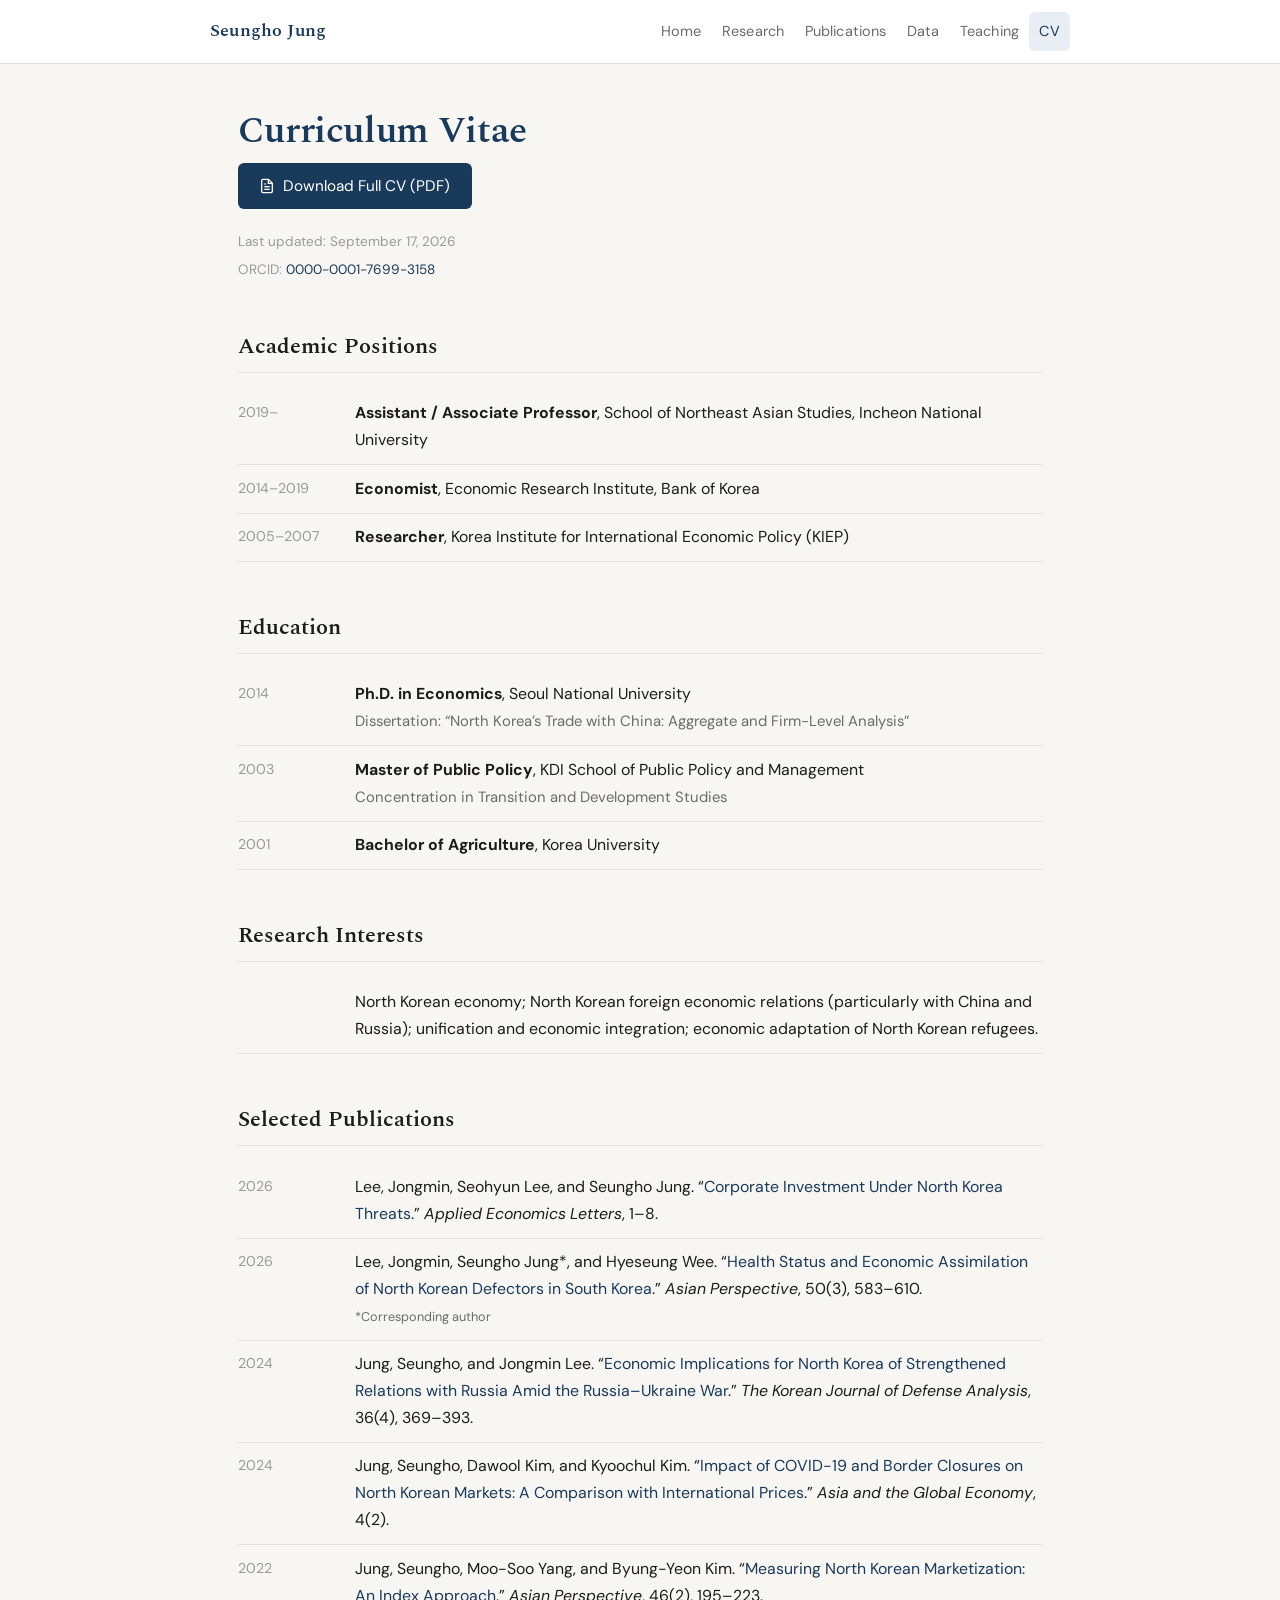
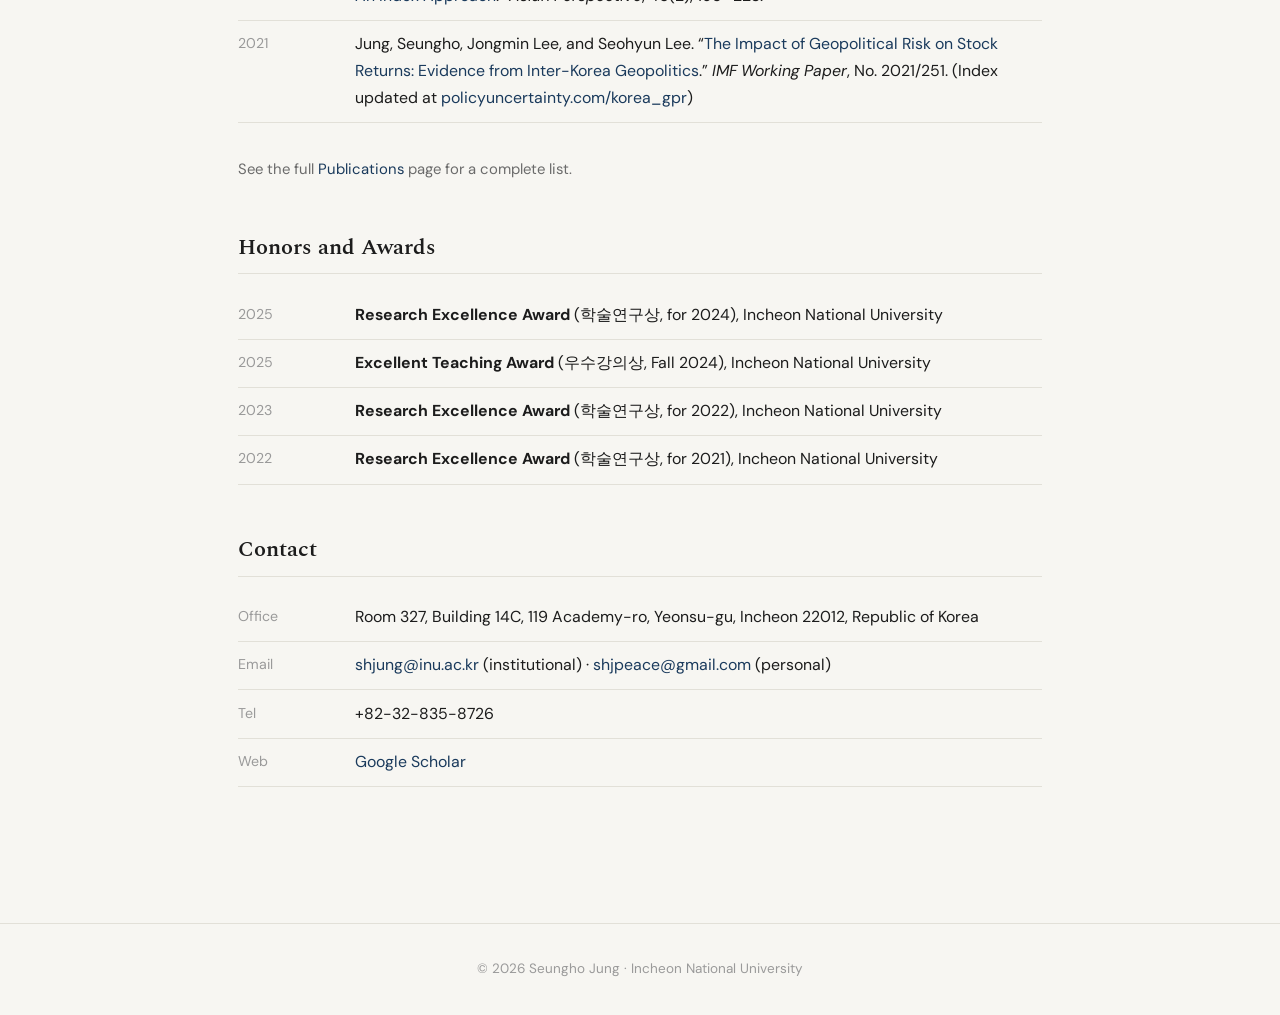
<file: cv.html>
<!DOCTYPE html>
<html lang="en">
<head>
  <meta charset="UTF-8">
  <meta name="viewport" content="width=device-width, initial-scale=1.0">
  <title>CV — Seungho Jung (정승호) | Incheon National University</title>
  <meta name="description" content="Curriculum vitae of Seungho Jung (정승호), Associate Professor at Incheon National University (INU, 인천대학교). Ph.D. in Economics from Seoul National University. Previously Economist at the Bank of Korea.">
  <meta name="keywords" content="Seungho Jung CV, 정승호 이력서, Incheon National University faculty, 인천대학교 교수, Ph.D. Economics SNU">
  <meta name="author" content="Seungho Jung">
  <link rel="canonical" href="https://shjpeace-cloud.github.io/academic/cv.html">

  <meta property="og:type" content="profile">
  <meta property="og:title" content="CV — Seungho Jung (정승호)">
  <meta property="og:description" content="Curriculum vitae: Associate Professor at Incheon National University. Ph.D. in Economics, Seoul National University.">
  <meta property="og:url" content="https://shjpeace-cloud.github.io/academic/cv.html">
  <meta property="og:site_name" content="Seungho Jung — Academic Website">

  <link rel="stylesheet" href="style.css?v=20260916a">
</head>
<body>

<nav>
  <div class="nav-inner">
    <a class="nav-brand" href="index.html">Seungho Jung</a>
    <ul class="nav-links">
      <li><a href="index.html">Home</a></li>
      <li><a href="research.html">Research</a></li>
      <li><a href="publications.html">Publications</a></li>
      <li><a href="data.html">Data</a></li>
      <li><a href="teaching.html">Teaching</a></li>
      <li><a href="cv.html" class="active">CV</a></li>
    </ul>
  </div>
</nav>

<main>
  <h1>Curriculum Vitae</h1>
  <a class="cv-download" href="data/CV_Seung-Ho_JUNG%2820260917%29.pdf" target="_blank">
    <svg width="16" height="16" viewBox="0 0 24 24" fill="none" stroke="currentColor" stroke-width="2"><path d="M14 2H6a2 2 0 0 0-2 2v16a2 2 0 0 0 2 2h12a2 2 0 0 0 2-2V8z"/><polyline points="14 2 14 8 20 8"/><line x1="16" y1="13" x2="8" y2="13"/><line x1="16" y1="17" x2="8" y2="17"/><polyline points="10 9 9 9 8 9"/></svg>
    Download Full CV (PDF)
  </a>
  <p style="font-size:0.8rem; color:var(--text-light); margin-top:-0.75rem; margin-bottom:0.25rem;">Last updated: September 17, 2026</p>
  <p style="font-size:0.8rem; color:var(--text-light); margin-top:0; margin-bottom:2rem;">ORCID: <a href="https://orcid.org/0000-0001-7699-3158" target="_blank">0000-0001-7699-3158</a></p>

  <h2>Academic Positions</h2>
  <div class="cv-section">
    <div class="cv-item">
      <div class="cv-year">2019–</div>
      <div><strong>Assistant / Associate Professor</strong>, School of Northeast Asian Studies, Incheon National University</div>
    </div>
    <div class="cv-item">
      <div class="cv-year">2014–2019</div>
      <div><strong>Economist</strong>, Economic Research Institute, Bank of Korea</div>
    </div>
    <div class="cv-item">
      <div class="cv-year">2005–2007</div>
      <div><strong>Researcher</strong>, Korea Institute for International Economic Policy (KIEP)</div>
    </div>
  </div>

  <h2>Education</h2>
  <div class="cv-section">
    <div class="cv-item">
      <div class="cv-year">2014</div>
      <div>
        <strong>Ph.D. in Economics</strong>, Seoul National University<br>
        <span style="font-size:0.875rem; color:var(--text-muted);">Dissertation: &ldquo;North Korea&rsquo;s Trade with China: Aggregate and Firm-Level Analysis&rdquo;</span>
      </div>
    </div>
    <div class="cv-item">
      <div class="cv-year">2003</div>
      <div>
        <strong>Master of Public Policy</strong>, KDI School of Public Policy and Management<br>
        <span style="font-size:0.875rem; color:var(--text-muted);">Concentration in Transition and Development Studies</span>
      </div>
    </div>
    <div class="cv-item">
      <div class="cv-year">2001</div>
      <div><strong>Bachelor of Agriculture</strong>, Korea University</div>
    </div>
  </div>

  <h2>Research Interests</h2>
  <div class="cv-section">
    <div class="cv-item">
      <div class="cv-year"></div>
      <div>North Korean economy; North Korean foreign economic relations (particularly with China and Russia); unification and economic integration; economic adaptation of North Korean refugees.</div>
    </div>
  </div>

  <h2>Selected Publications</h2>
  <div class="cv-section">
    <div class="cv-item">
      <div class="cv-year">2026</div>
      <div>
        Lee, Jongmin, Seohyun Lee, and Seungho Jung.
        &ldquo;<a href="https://doi.org/10.1080/13504851.2026.2731151" target="_blank">Corporate Investment Under North Korea Threats</a>.&rdquo;
        <em>Applied Economics Letters</em>, 1&ndash;8.
      </div>
    </div>
    <div class="cv-item">
      <div class="cv-year">2026</div>
      <div>
        Lee, Jongmin, Seungho Jung*, and Hyeseung Wee.
        &ldquo;<a href="https://doi.org/10.1353/apr.2026.a999038" target="_blank">Health Status and Economic Assimilation of North Korean Defectors in South Korea</a>.&rdquo;
        <em>Asian Perspective</em>, 50(3), 583&ndash;610. <span class="pub-corr">*Corresponding author</span>
      </div>
    </div>
    <div class="cv-item">
      <div class="cv-year">2024</div>
      <div>
        Jung, Seungho, and Jongmin Lee.
        &ldquo;<a href="https://doi.org/10.22883/kjda.2024.36.4.002" target="_blank">Economic Implications for North Korea of Strengthened Relations with Russia Amid the Russia&ndash;Ukraine War</a>.&rdquo;
        <em>The Korean Journal of Defense Analysis</em>, 36(4), 369&ndash;393.
      </div>
    </div>
    <div class="cv-item">
      <div class="cv-year">2024</div>
      <div>
        Jung, Seungho, Dawool Kim, and Kyoochul Kim.
        &ldquo;<a href="https://doi.org/10.1016/j.aglobe.2024.100096" target="_blank">Impact of COVID-19 and Border Closures on North Korean Markets: A Comparison with International Prices</a>.&rdquo;
        <em>Asia and the Global Economy</em>, 4(2).
      </div>
    </div>
    <div class="cv-item">
      <div class="cv-year">2022</div>
      <div>
        Jung, Seungho, Moo-Soo Yang, and Byung-Yeon Kim.
        &ldquo;<a href="https://muse.jhu.edu/article/855081" target="_blank">Measuring North Korean Marketization: An Index Approach</a>.&rdquo;
        <em>Asian Perspective</em>, 46(2), 195&ndash;223.
      </div>
    </div>
    <div class="cv-item">
      <div class="cv-year">2021</div>
      <div>
        Jung, Seungho, Jongmin Lee, and Seohyun Lee.
        &ldquo;<a href="https://www.imf.org/en/Publications/WP/Issues/2021/10/22/Geopolitical-Risk-on-Stock-Returns-Evidence-from-Inter-Korea-Geopolitics-497218" target="_blank">The Impact of Geopolitical Risk on Stock Returns: Evidence from Inter-Korea Geopolitics</a>.&rdquo;
        <em>IMF Working Paper</em>, No. 2021/251.
        (Index updated at <a href="https://www.policyuncertainty.com/korea_gpr.html" target="_blank">policyuncertainty.com/korea_gpr</a>)
      </div>
    </div>
  </div>
  <p style="font-size:0.875rem; color:var(--text-muted); margin-top:1rem;">See the full <a href="publications.html">Publications</a> page for a complete list.</p>

  <h2>Honors and Awards</h2>
  <div class="cv-section">
    <div class="cv-item">
      <div class="cv-year">2025</div>
      <div><strong>Research Excellence Award</strong> (학술연구상, for 2024), Incheon National University</div>
    </div>
    <div class="cv-item">
      <div class="cv-year">2025</div>
      <div><strong>Excellent Teaching Award</strong> (우수강의상, Fall 2024), Incheon National University</div>
    </div>
    <div class="cv-item">
      <div class="cv-year">2023</div>
      <div><strong>Research Excellence Award</strong> (학술연구상, for 2022), Incheon National University</div>
    </div>
    <div class="cv-item">
      <div class="cv-year">2022</div>
      <div><strong>Research Excellence Award</strong> (학술연구상, for 2021), Incheon National University</div>
    </div>
  </div>

  <h2>Contact</h2>
  <div class="cv-section">
    <div class="cv-item">
      <div class="cv-year">Office</div>
      <div>Room 327, Building 14C, 119 Academy-ro, Yeonsu-gu, Incheon 22012, Republic of Korea</div>
    </div>
    <div class="cv-item">
      <div class="cv-year">Email</div>
      <div>
        <a href="mailto:shjung@inu.ac.kr">shjung@inu.ac.kr</a> (institutional) ·
        <a href="mailto:shjpeace@gmail.com">shjpeace@gmail.com</a> (personal)
      </div>
    </div>
    <div class="cv-item">
      <div class="cv-year">Tel</div>
      <div>+82-32-835-8726</div>
    </div>
    <div class="cv-item">
      <div class="cv-year">Web</div>
      <div>
        <a href="https://scholar.google.com/citations?hl=en&user=h8OtoqAAAAAJ" target="_blank">Google Scholar</a>
      </div>
    </div>
  </div>
</main>

<footer>
  &copy; 2026 Seungho Jung · Incheon National University
</footer>

<!-- GoatCounter: cookieless visit counts, dashboard at shjpeace.goatcounter.com -->
<script data-goatcounter="https://shjpeace.goatcounter.com/count" async src="//gc.zgo.at/count.js"></script>
</body>
</html>
</file>
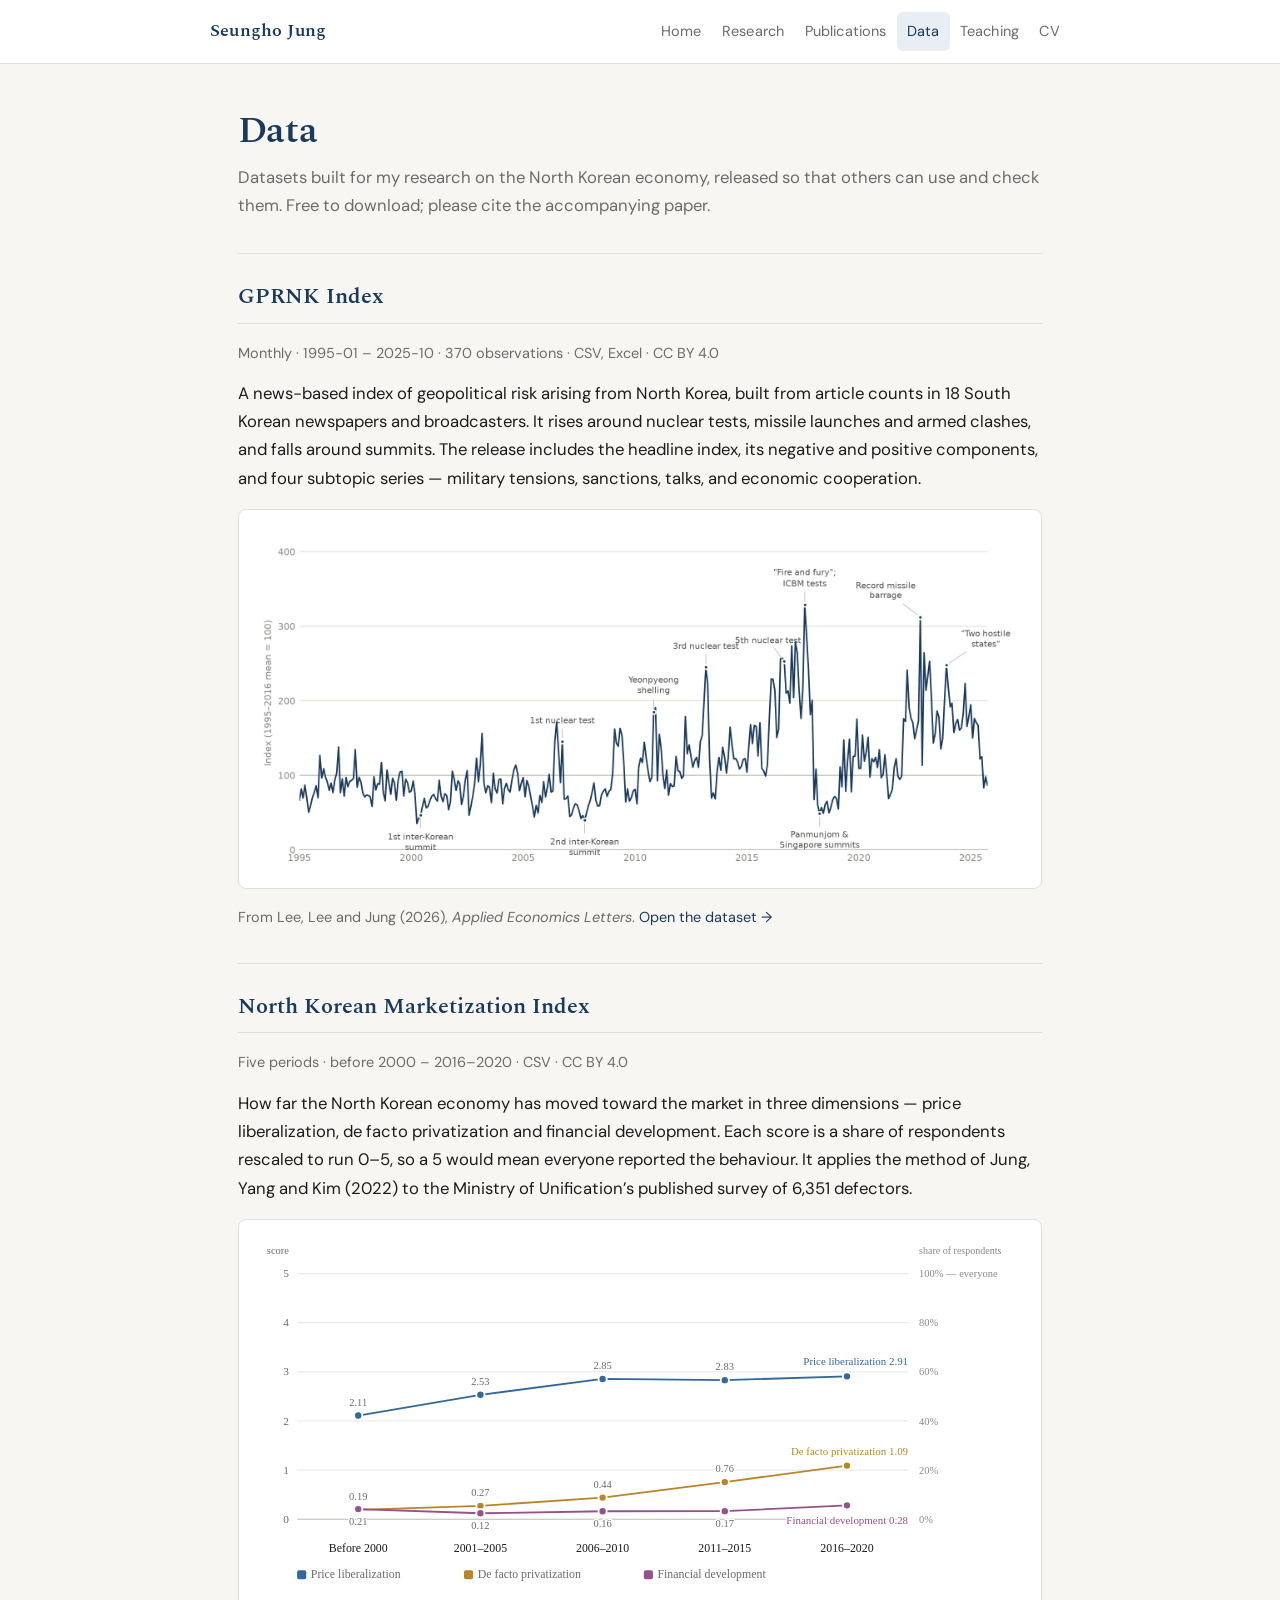
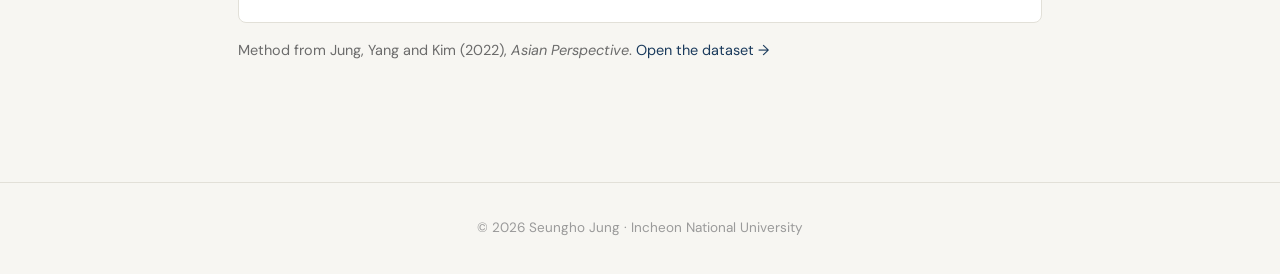
<file: data.html>
<!DOCTYPE html>
<html lang="en">
<head>
  <meta charset="UTF-8">
  <meta name="viewport" content="width=device-width, initial-scale=1.0">
  <title>Data — Seungho Jung (정승호) | Incheon National University</title>
  <meta name="description" content="Open datasets on the North Korean economy: the GPRNK index of inter-Korean geopolitical risk (monthly, 1995–2025) and the North Korean marketization index (five periods to 2020). Free to download with attribution.">
  <meta name="keywords" content="North Korea data, GPRNK, 북한 지정학적 위험지수, marketization index, 북한 시장화 지수, open data, Seungho Jung, 정승호">
  <meta name="author" content="Seungho Jung">
  <link rel="canonical" href="https://shjpeace-cloud.github.io/academic/data.html">

  <meta property="og:type" content="website">
  <meta property="og:title" content="Data — Seungho Jung (정승호)">
  <meta property="og:description" content="Open datasets on the North Korean economy: geopolitical risk (GPRNK) and marketization. Free to download with attribution.">
  <meta property="og:url" content="https://shjpeace-cloud.github.io/academic/data.html">
  <meta property="og:site_name" content="Seungho Jung — Academic Website">
  <meta property="og:image" content="https://shjpeace-cloud.github.io/academic/data/gprnk/gprnk-index.png">

  <meta name="twitter:card" content="summary_large_image">
  <meta name="twitter:title" content="Data — Seungho Jung (정승호)">
  <meta name="twitter:description" content="Open datasets on the North Korean economy: geopolitical risk (GPRNK) and marketization.">
  <meta name="twitter:image" content="https://shjpeace-cloud.github.io/academic/data/gprnk/gprnk-index.png">

  <link rel="stylesheet" href="style.css?v=20260916a">

  <style>
    .ds { border-top: 1px solid var(--border); padding-top: 1.4rem; margin-top: 2rem; }
    .ds .figure-card { margin: 0.9rem 0; }
    .ds-meta { font-size: 0.85rem; color: var(--text-muted); margin: 0.3rem 0 0.8rem; }
  </style>
</head>
<body>

<nav>
  <div class="nav-inner">
    <a class="nav-brand" href="index.html">Seungho Jung</a>
    <ul class="nav-links">
      <li><a href="index.html">Home</a></li>
      <li><a href="research.html">Research</a></li>
      <li><a href="publications.html">Publications</a></li>
      <li><a href="data.html" class="active">Data</a></li>
      <li><a href="teaching.html">Teaching</a></li>
      <li><a href="cv.html">CV</a></li>
    </ul>
  </div>
</nav>

<main>
  <h1>Data</h1>
  <p style="color:var(--text-muted); margin-bottom:1.5rem;">
    Datasets built for my research on the North Korean economy, released so that others can use and
    check them. Free to download; please cite the accompanying paper.
  </p>

  <div class="ds">
    <h2 style="margin-top:0;"><a href="gprnk.html">GPRNK Index</a></h2>
    <p class="ds-meta">Monthly · 1995-01 – 2025-10 · 370 observations · CSV, Excel · CC BY 4.0</p>
    <p>
      A news-based index of geopolitical risk arising from North Korea, built from article counts in
      18 South Korean newspapers and broadcasters. It rises around nuclear tests, missile launches and
      armed clashes, and falls around summits. The release includes the headline index, its negative
      and positive components, and four subtopic series &mdash; military tensions, sanctions, talks,
      and economic cooperation.
    </p>
    <div class="figure-card">
      <a href="gprnk.html"><img src="data/gprnk/gprnk-index.png"
        alt="The GPRNK index plotted monthly from 1995 to 2025, with peaks at nuclear tests and troughs around inter-Korean summits." loading="lazy"></a>
    </div>
    <p style="font-size:0.85rem; color:var(--text-muted);">
      From Lee, Lee and Jung (2026), <em>Applied Economics Letters</em>.
      <a href="gprnk.html">Open the dataset &rarr;</a>
    </p>
  </div>

  <div class="ds">
    <h2 style="margin-top:0;"><a href="marketization.html">North Korean Marketization Index</a></h2>
    <p class="ds-meta">Five periods · before 2000 – 2016–2020 · CSV · CC BY 4.0</p>
    <p>
      How far the North Korean economy has moved toward the market in three dimensions &mdash; price
      liberalization, de facto privatization and financial development. Each score is a share of respondents
      rescaled to run 0&ndash;5, so a 5 would mean everyone reported the behaviour. It applies the
      method of Jung, Yang and Kim (2022) to the Ministry of Unification&rsquo;s published survey of
      6,351 defectors.
    </p>
    <div class="figure-card">
      <a href="marketization.html"><img src="data/marketization/nk-marketization-index.svg?v=20261125"
        alt="Line chart of North Korean marketization across five periods to 2020: price liberalization rising to 2.91, de facto privatization climbing steadily to 1.09, and financial development almost flat at 0.28." loading="lazy"></a>
    </div>
    <p style="font-size:0.85rem; color:var(--text-muted);">
      Method from Jung, Yang and Kim (2022), <em>Asian Perspective</em>.
      <a href="marketization.html">Open the dataset &rarr;</a>
    </p>
  </div>
</main>

<footer>
  &copy; 2026 Seungho Jung &middot; Incheon National University
</footer>

<!-- GoatCounter: cookieless visit counts, dashboard at shjpeace.goatcounter.com -->
<script data-goatcounter="https://shjpeace.goatcounter.com/count" async src="//gc.zgo.at/count.js"></script>
</body>
</html>
</file>
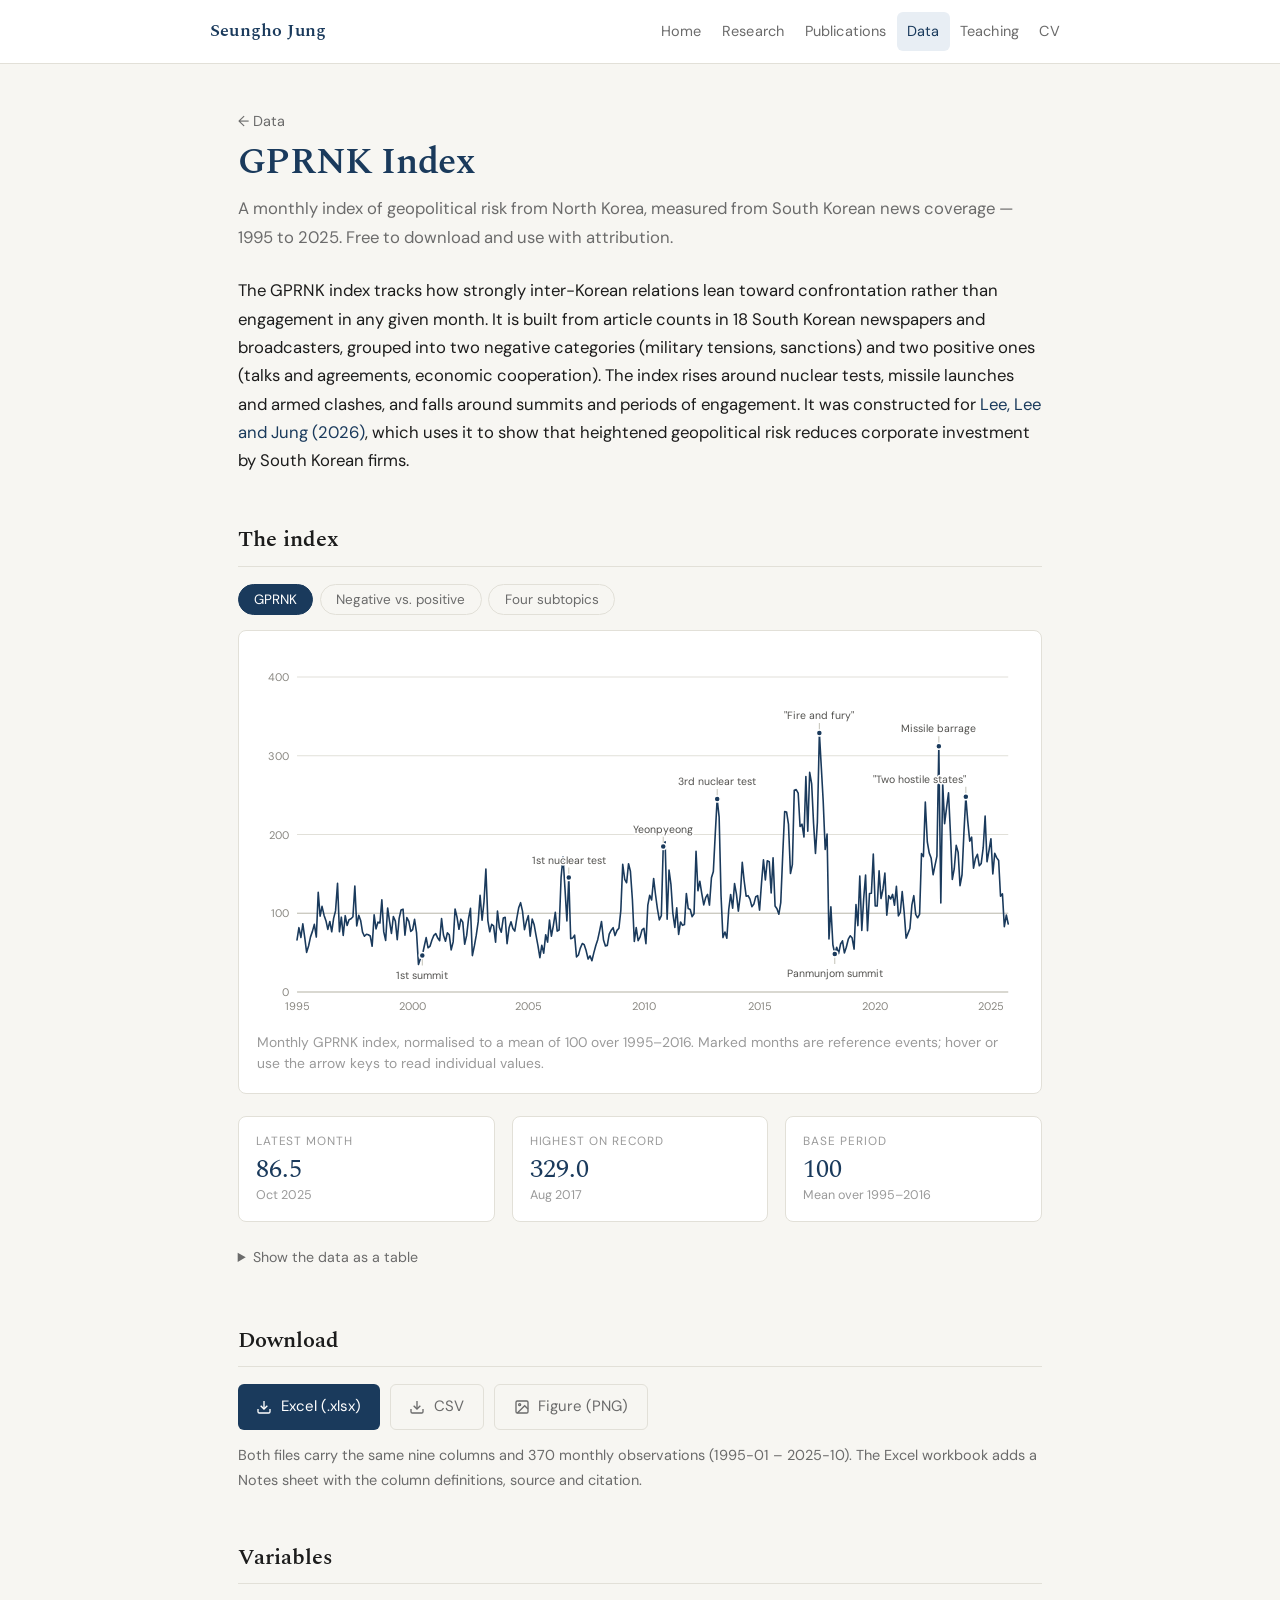
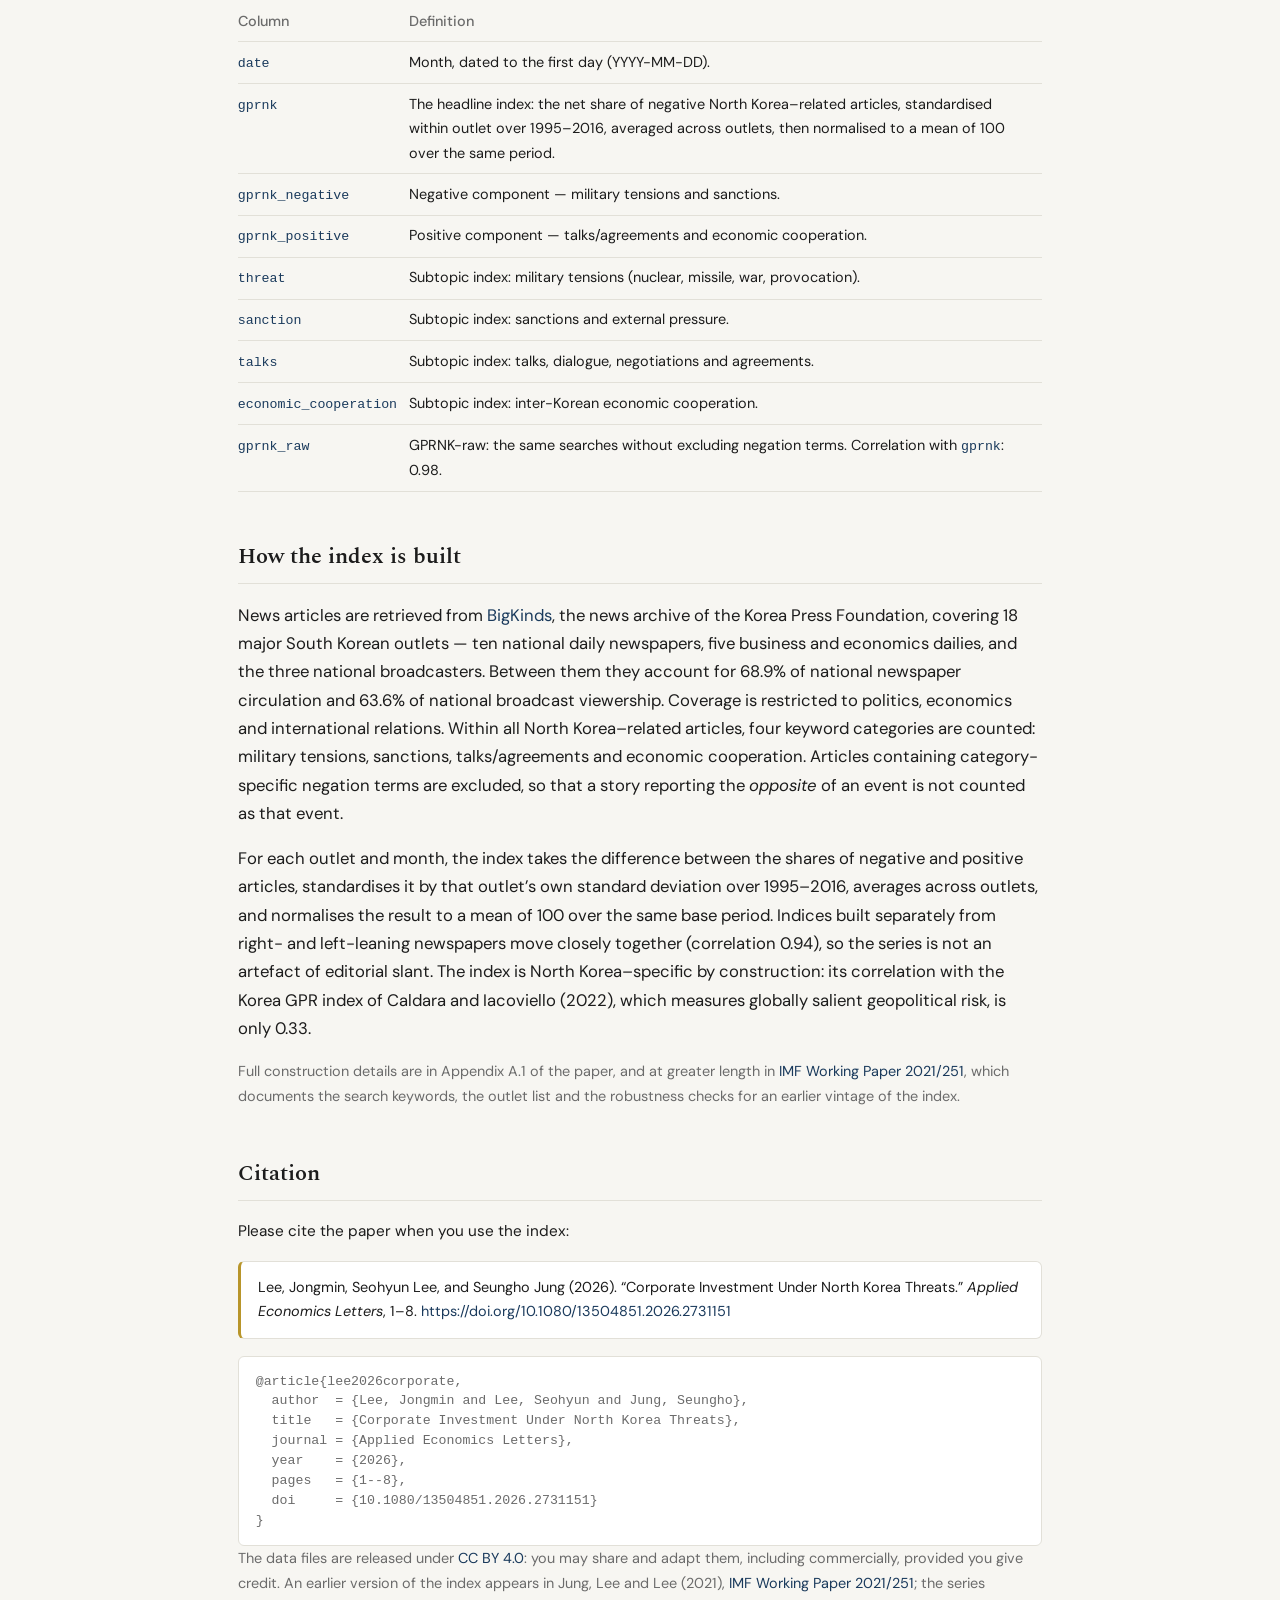
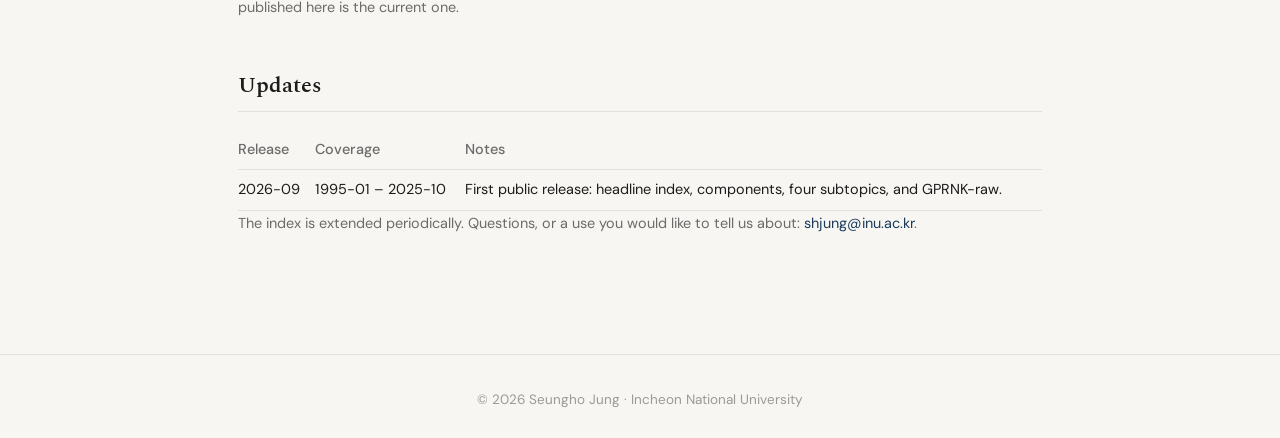
<file: gprnk.html>
<!DOCTYPE html>
<html lang="en">
<head>
  <meta charset="UTF-8">
  <meta name="viewport" content="width=device-width, initial-scale=1.0">
  <title>GPRNK Index Data — Seungho Jung (정승호) | Incheon National University</title>
  <meta name="description" content="Download the GPRNK index (Geopolitical Risk Index for North Korea), a monthly news-based index of inter-Korean geopolitical risk, 1995–2025, with negative/positive components and four subtopic series. Data from Lee, Lee and Jung (2026), Applied Economics Letters.">
  <meta name="keywords" content="GPRNK, geopolitical risk index, North Korea, 북한 지정학적 위험지수, inter-Korean risk, news-based index, text-based measurement, Seungho Jung, 정승호, data download">
  <meta name="author" content="Seungho Jung">
  <link rel="canonical" href="https://shjpeace-cloud.github.io/academic/gprnk.html">

  <meta property="og:type" content="article">
  <meta property="og:title" content="GPRNK Index Data (1995–2025) — Seungho Jung (정승호)">
  <meta property="og:description" content="A monthly news-based index of geopolitical risk from North Korea, with negative/positive components and four subtopic series. Free download (CSV, Excel), CC BY 4.0.">
  <meta property="og:url" content="https://shjpeace-cloud.github.io/academic/gprnk.html">
  <meta property="og:site_name" content="Seungho Jung — Academic Website">
  <meta property="og:image" content="https://shjpeace-cloud.github.io/academic/data/gprnk/gprnk-index.png">

  <meta name="twitter:card" content="summary_large_image">
  <meta name="twitter:title" content="GPRNK Index Data (1995–2025)">
  <meta name="twitter:description" content="Monthly news-based index of geopolitical risk from North Korea. Free download (CSV, Excel), CC BY 4.0.">
  <meta name="twitter:image" content="https://shjpeace-cloud.github.io/academic/data/gprnk/gprnk-index.png">

  <link rel="stylesheet" href="style.css?v=20260916a">

  <script type="application/ld+json">
  {
    "@context": "https://schema.org",
    "@type": "Dataset",
    "name": "GPRNK — Geopolitical Risk Index for North Korea (monthly, 1995–2025)",
    "alternateName": "북한 지정학적 위험지수 (GPRNK)",
    "description": "A monthly news-based index of geopolitical risk arising from North Korea, built from article counts in 18 South Korean newspapers and broadcasters. The release includes the headline GPRNK index, its negative and positive components, four subtopic indices (military tensions, sanctions, talks, economic cooperation), and a GPRNK-raw variant constructed without excluding negation terms.",
    "url": "https://shjpeace-cloud.github.io/academic/gprnk.html",
    "license": "https://creativecommons.org/licenses/by/4.0/",
    "isAccessibleForFree": true,
    "keywords": ["geopolitical risk", "North Korea", "inter-Korean relations", "news-based index", "text analysis", "South Korea"],
    "temporalCoverage": "1995-01/2025-10",
    "spatialCoverage": "Korean Peninsula",
    "creator": [
      { "@type": "Person", "name": "Jongmin Lee" },
      { "@type": "Person", "name": "Seohyun Lee" },
      { "@type": "Person", "name": "Seungho Jung", "url": "https://orcid.org/0000-0001-7699-3158" }
    ],
    "citation": "Lee, Jongmin, Seohyun Lee, and Seungho Jung (2026). Corporate Investment Under North Korea Threats. Applied Economics Letters, 1–8. https://doi.org/10.1080/13504851.2026.2731151",
    "distribution": [
      {
        "@type": "DataDownload",
        "encodingFormat": "text/csv",
        "contentUrl": "https://shjpeace-cloud.github.io/academic/data/gprnk/GPRNK_monthly.csv"
      },
      {
        "@type": "DataDownload",
        "encodingFormat": "application/vnd.openxmlformats-officedocument.spreadsheetml.sheet",
        "contentUrl": "https://shjpeace-cloud.github.io/academic/data/gprnk/GPRNK_monthly.xlsx"
      }
    ]
  }
  </script>
</head>
<body>

<nav>
  <div class="nav-inner">
    <a class="nav-brand" href="index.html">Seungho Jung</a>
    <ul class="nav-links">
      <li><a href="index.html">Home</a></li>
      <li><a href="research.html">Research</a></li>
      <li><a href="publications.html">Publications</a></li>
      <li><a href="data.html" class="active">Data</a></li>
      <li><a href="teaching.html">Teaching</a></li>
      <li><a href="cv.html">CV</a></li>
    </ul>
  </div>
</nav>

<main>
  <p style="font-size:0.85rem; margin-bottom:0.4rem;">
    <a href="data.html" style="color:var(--text-muted);">&larr; Data</a>
  </p>
  <h1>GPRNK Index</h1>
  <p style="color:var(--text-muted); margin-bottom:1.5rem;">
    A monthly index of geopolitical risk from North Korea, measured from South Korean news coverage &mdash;
    1995 to 2025. Free to download and use with attribution.
  </p>

  <p>
    The GPRNK index tracks how strongly inter-Korean relations lean toward confrontation rather than
    engagement in any given month. It is built from article counts in 18 South Korean newspapers and
    broadcasters, grouped into two negative categories (military tensions, sanctions) and two positive
    ones (talks and agreements, economic cooperation). The index rises around nuclear tests, missile
    launches and armed clashes, and falls around summits and periods of engagement. It was constructed
    for <a href="https://doi.org/10.1080/13504851.2026.2731151" target="_blank">Lee, Lee and Jung
    (2026)</a>, which uses it to show that heightened geopolitical risk reduces corporate investment by
    South Korean firms.
  </p>

  <h2>The index</h2>

  <div class="chart-toolbar" role="group" aria-label="Choose which series to plot">
    <button class="filter-btn active" data-view="index">GPRNK</button>
    <button class="filter-btn" data-view="components">Negative vs. positive</button>
    <button class="filter-btn" data-view="subtopics">Four subtopics</button>
  </div>

  <div class="figure-card">
    <div class="chart-legend" id="chart-legend"></div>
    <div class="chart-wrap" id="chart-wrap">
      <svg id="chart" role="img" tabindex="0"
           aria-label="Line chart of the monthly GPRNK index from 1995 to 2025. Use the left and right arrow keys to move through months; values are also listed in the data table below."></svg>
      <div class="viz-tooltip" id="tooltip" hidden></div>
    </div>
    <p class="figure-caption" id="chart-caption">
      Monthly GPRNK index, normalised to a mean of 100 over 1995&ndash;2016. Marked months are reference
      events; hover or use the arrow keys to read individual values.
    </p>
  </div>

  <div class="stat-row" id="stat-row"></div>

  <details class="table-view">
    <summary>Show the data as a table</summary>
    <div class="table-scroll tall" id="table-host"></div>
  </details>

  <h2>Download</h2>
  <div class="dl-row">
    <a class="dl-btn" href="data/gprnk/GPRNK_monthly.xlsx" download>
      <svg width="16" height="16" viewBox="0 0 24 24" fill="none" stroke="currentColor" stroke-width="2"><path d="M21 15v4a2 2 0 0 1-2 2H5a2 2 0 0 1-2-2v-4"/><polyline points="7 10 12 15 17 10"/><line x1="12" y1="15" x2="12" y2="3"/></svg>
      Excel (.xlsx)
    </a>
    <a class="dl-btn secondary" href="data/gprnk/GPRNK_monthly.csv" download>
      <svg width="16" height="16" viewBox="0 0 24 24" fill="none" stroke="currentColor" stroke-width="2"><path d="M21 15v4a2 2 0 0 1-2 2H5a2 2 0 0 1-2-2v-4"/><polyline points="7 10 12 15 17 10"/><line x1="12" y1="15" x2="12" y2="3"/></svg>
      CSV
    </a>
    <a class="dl-btn secondary" href="data/gprnk/gprnk-index.png" download>
      <svg width="16" height="16" viewBox="0 0 24 24" fill="none" stroke="currentColor" stroke-width="2"><rect x="3" y="3" width="18" height="18" rx="2"/><circle cx="8.5" cy="8.5" r="1.5"/><polyline points="21 15 16 10 5 21"/></svg>
      Figure (PNG)
    </a>
  </div>
  <p style="font-size:0.85rem; color:var(--text-muted);">
    Both files carry the same nine columns and <span id="coverage-line">370 monthly observations</span>.
    The Excel workbook adds a Notes sheet with the column definitions, source and citation.
  </p>

  <h2>Variables</h2>
  <div class="table-scroll">
    <table class="data-table">
      <thead>
        <tr><th>Column</th><th>Definition</th></tr>
      </thead>
      <tbody>
        <tr><td><code>date</code></td><td>Month, dated to the first day (YYYY-MM-DD).</td></tr>
        <tr><td><code>gprnk</code></td><td>The headline index: the net share of negative North Korea&ndash;related articles, standardised within outlet over 1995&ndash;2016, averaged across outlets, then normalised to a mean of 100 over the same period.</td></tr>
        <tr><td><code>gprnk_negative</code></td><td>Negative component &mdash; military tensions and sanctions.</td></tr>
        <tr><td><code>gprnk_positive</code></td><td>Positive component &mdash; talks/agreements and economic cooperation.</td></tr>
        <tr><td><code>threat</code></td><td>Subtopic index: military tensions (nuclear, missile, war, provocation).</td></tr>
        <tr><td><code>sanction</code></td><td>Subtopic index: sanctions and external pressure.</td></tr>
        <tr><td><code>talks</code></td><td>Subtopic index: talks, dialogue, negotiations and agreements.</td></tr>
        <tr><td><code>economic_cooperation</code></td><td>Subtopic index: inter-Korean economic cooperation.</td></tr>
        <tr><td><code>gprnk_raw</code></td><td>GPRNK-raw: the same searches without excluding negation terms. Correlation with <code>gprnk</code>: 0.98.</td></tr>
      </tbody>
    </table>
  </div>

  <h2>How the index is built</h2>
  <p>
    News articles are retrieved from <a href="https://www.bigkinds.or.kr" target="_blank">BigKinds</a>, the
    news archive of the Korea Press Foundation, covering 18 major South Korean outlets &mdash; ten national
    daily newspapers, five business and economics dailies, and the three national broadcasters. Between them
    they account for 68.9% of national newspaper circulation and 63.6% of national broadcast viewership.
    Coverage is restricted to politics, economics and international relations. Within all
    North Korea&ndash;related articles, four keyword categories are counted: military tensions, sanctions,
    talks/agreements and economic cooperation. Articles containing category-specific negation terms are
    excluded, so that a story reporting the <em>opposite</em> of an event is not counted as that event.
  </p>
  <p>
    For each outlet and month, the index takes the difference between the shares of negative and positive
    articles, standardises it by that outlet&rsquo;s own standard deviation over 1995&ndash;2016, averages
    across outlets, and normalises the result to a mean of 100 over the same base period. Indices built
    separately from right- and left-leaning newspapers move closely together (correlation 0.94), so the
    series is not an artefact of editorial slant. The index is North Korea&ndash;specific by construction:
    its correlation with the Korea GPR index of Caldara and Iacoviello (2022), which measures globally
    salient geopolitical risk, is only 0.33.
  </p>
  <p style="font-size:0.85rem; color:var(--text-muted);">
    Full construction details are in Appendix A.1 of the paper, and at greater length in
    <a href="https://www.imf.org/en/Publications/WP/Issues/2021/10/22/Geopolitical-Risk-on-Stock-Returns-Evidence-from-Inter-Korea-Geopolitics-497218" target="_blank">IMF Working Paper 2021/251</a>,
    which documents the search keywords, the outlet list and the robustness checks for an earlier vintage
    of the index.
  </p>

  <h2>Citation</h2>
  <p style="font-size:0.9rem;">Please cite the paper when you use the index:</p>
  <div class="cite-block">
    Lee, Jongmin, Seohyun Lee, and Seungho Jung (2026). &ldquo;Corporate Investment Under North Korea
    Threats.&rdquo; <em>Applied Economics Letters</em>, 1&ndash;8.
    <a href="https://doi.org/10.1080/13504851.2026.2731151" target="_blank">https://doi.org/10.1080/13504851.2026.2731151</a>
  </div>
  <pre class="bibtex">@article{lee2026corporate,
  author  = {Lee, Jongmin and Lee, Seohyun and Jung, Seungho},
  title   = {Corporate Investment Under North Korea Threats},
  journal = {Applied Economics Letters},
  year    = {2026},
  pages   = {1--8},
  doi     = {10.1080/13504851.2026.2731151}
}</pre>
  <p style="font-size:0.85rem; color:var(--text-muted);">
    The data files are released under
    <a href="https://creativecommons.org/licenses/by/4.0/" target="_blank">CC BY 4.0</a>: you may share and
    adapt them, including commercially, provided you give credit. An earlier version of the index appears in
    Jung, Lee and Lee (2021),
    <a href="https://www.imf.org/en/Publications/WP/Issues/2021/10/22/Geopolitical-Risk-on-Stock-Returns-Evidence-from-Inter-Korea-Geopolitics-497218" target="_blank">IMF Working Paper 2021/251</a>;
    the series published here is the current one.
  </p>

  <h2>Updates</h2>
  <div class="table-scroll">
    <table class="data-table">
      <thead>
        <tr><th>Release</th><th>Coverage</th><th>Notes</th></tr>
      </thead>
      <tbody>
        <tr><td>2026-09</td><td>1995-01 – 2025-10</td><td>First public release: headline index, components, four subtopics, and GPRNK-raw.</td></tr>
      </tbody>
    </table>
  </div>
  <p style="font-size:0.85rem; color:var(--text-muted);">
    The index is extended periodically. Questions, or a use you would like to tell us about:
    <a href="mailto:shjung@inu.ac.kr">shjung@inu.ac.kr</a>.
  </p>
</main>

<footer>
  &copy; 2026 Seungho Jung · Incheon National University
</footer>

<script src="js/gprnk-chart.js?v=20260916a"></script>

<!-- GoatCounter: cookieless visit counts, dashboard at shjpeace.goatcounter.com -->
<script data-goatcounter="https://shjpeace.goatcounter.com/count" async src="//gc.zgo.at/count.js"></script>
</body>
</html>
</file>
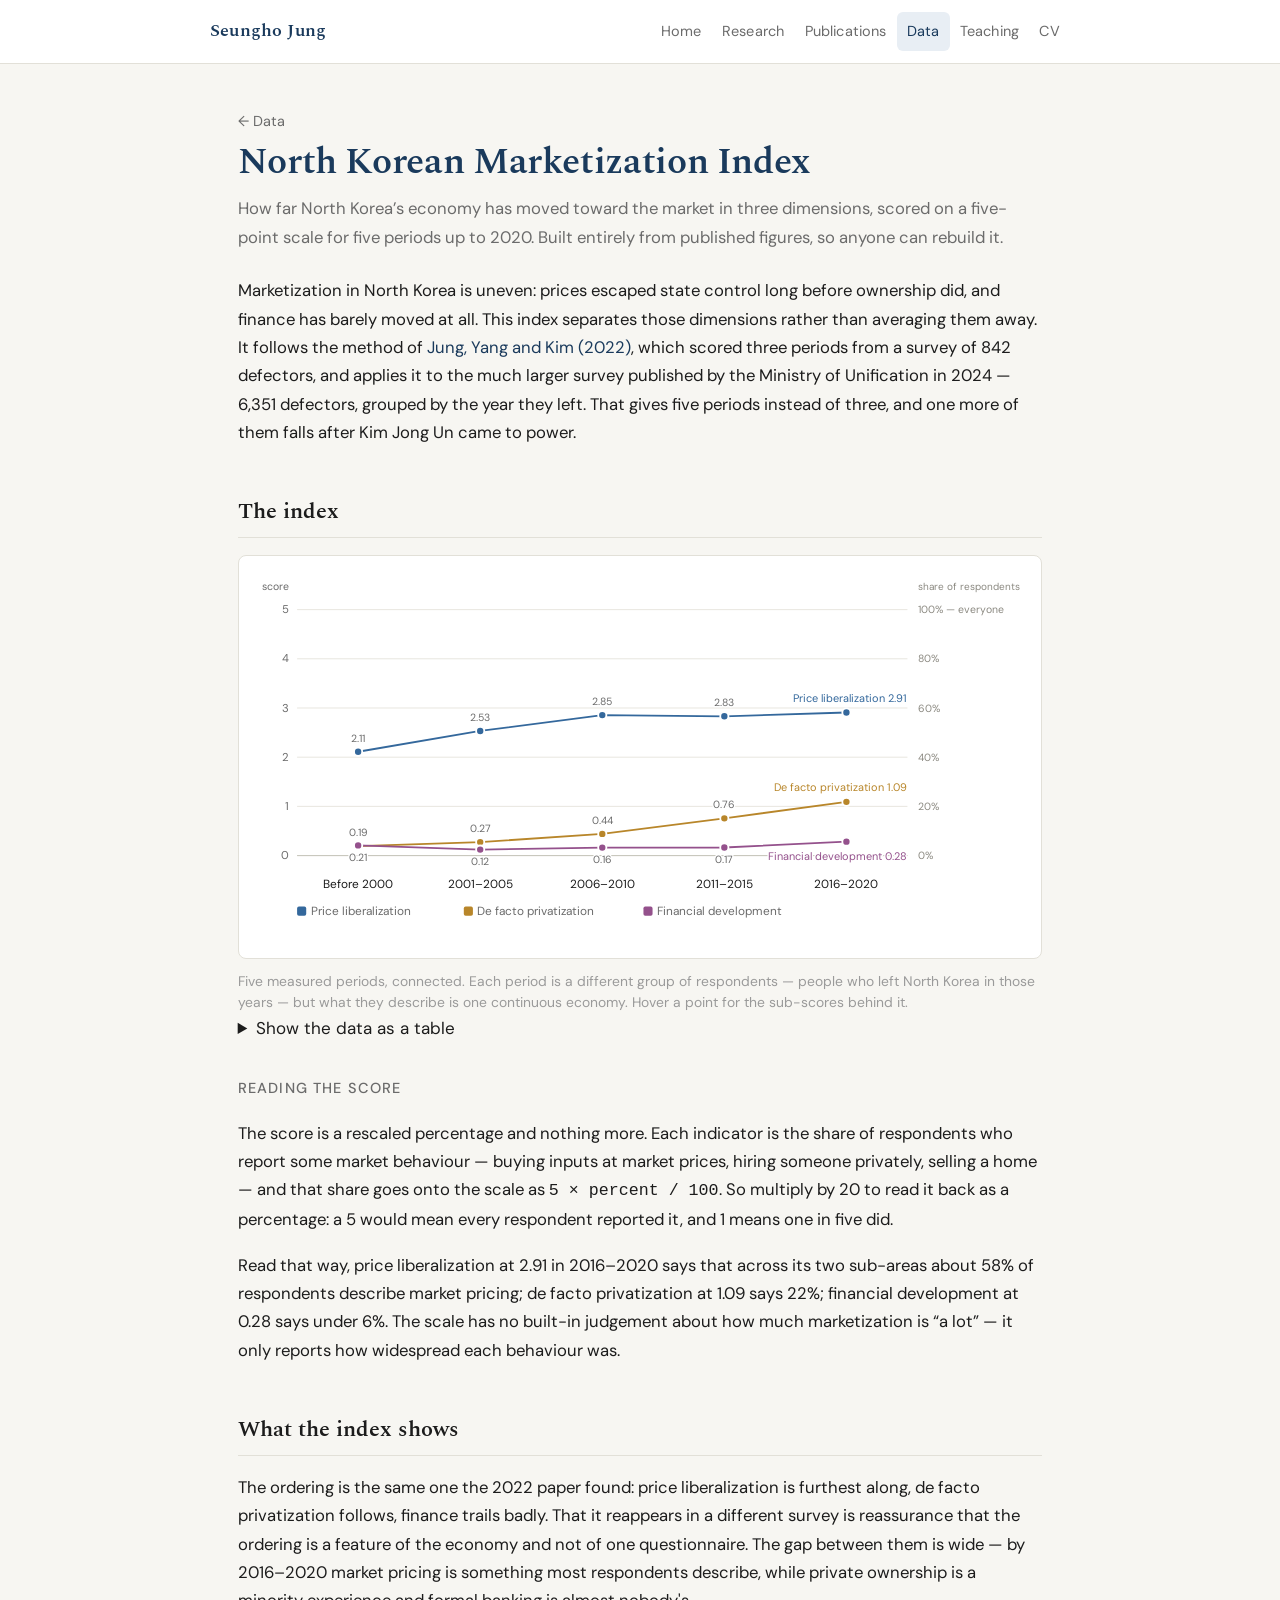
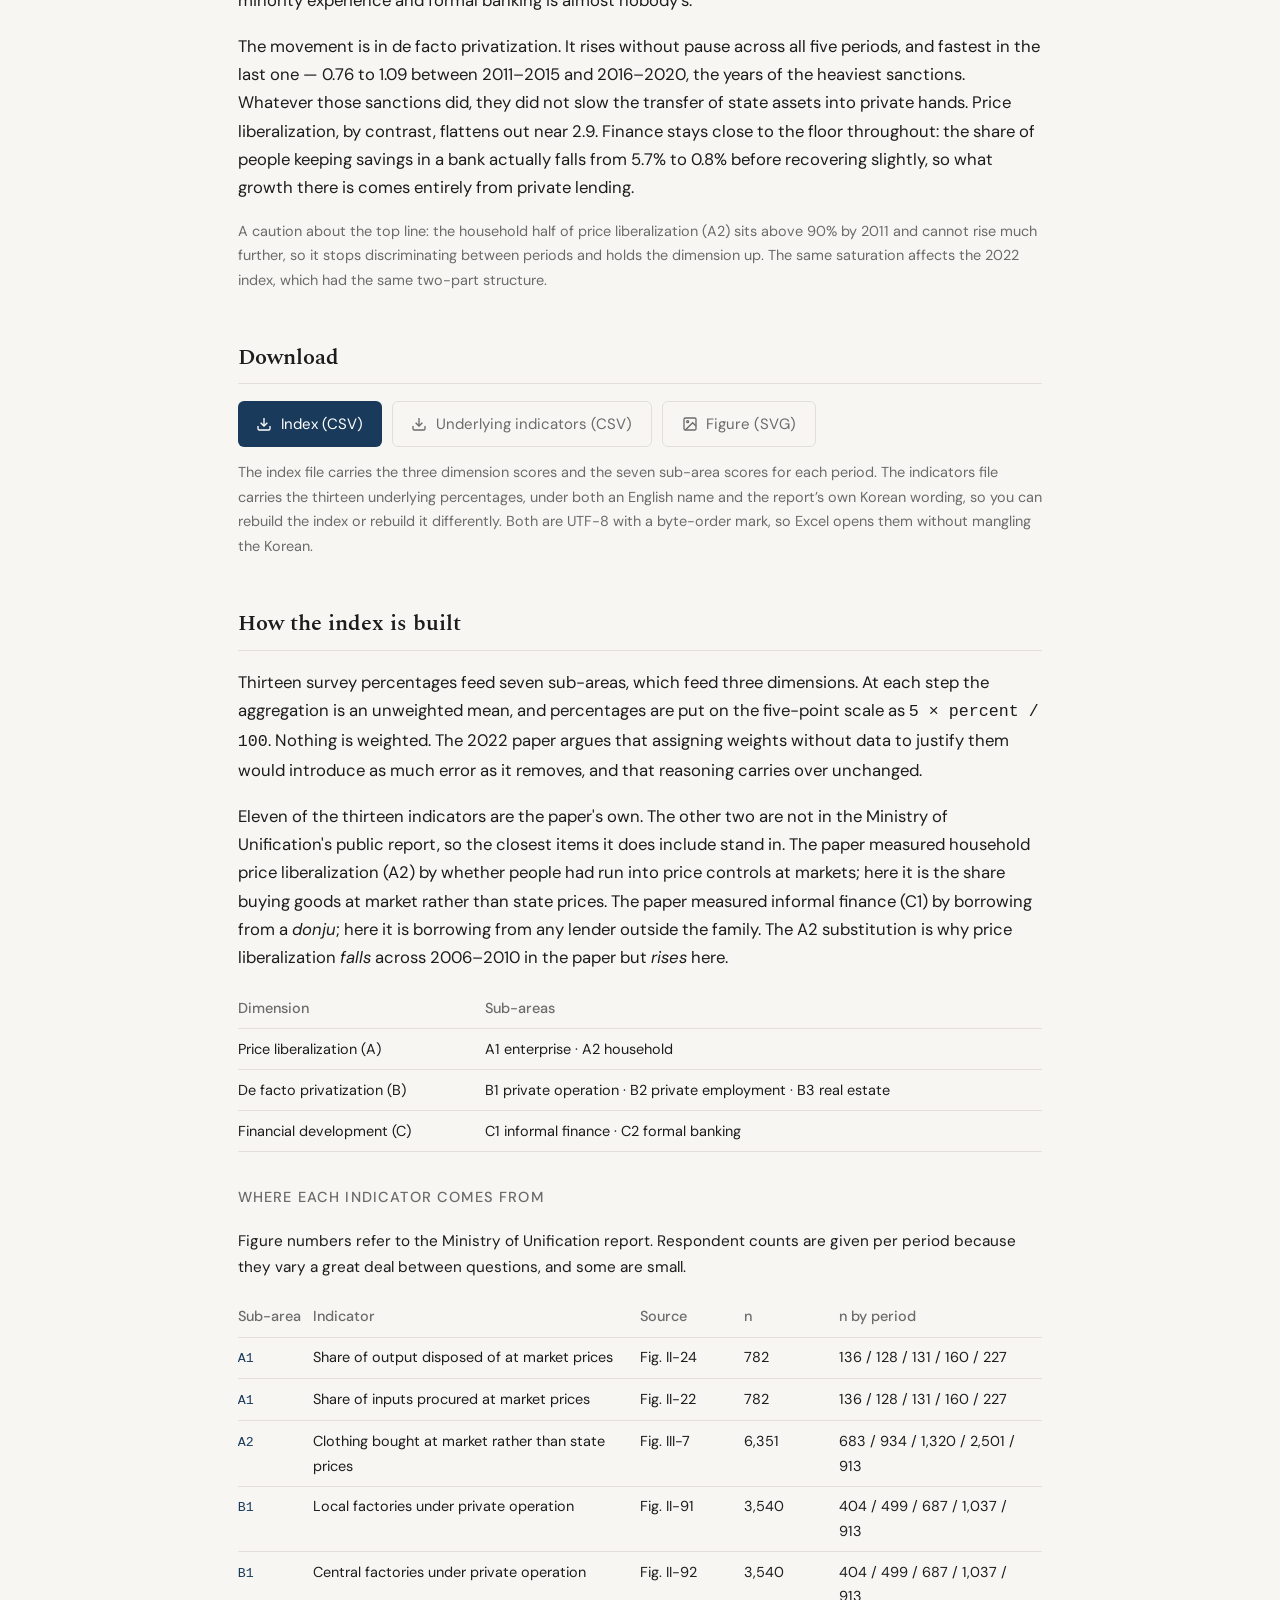
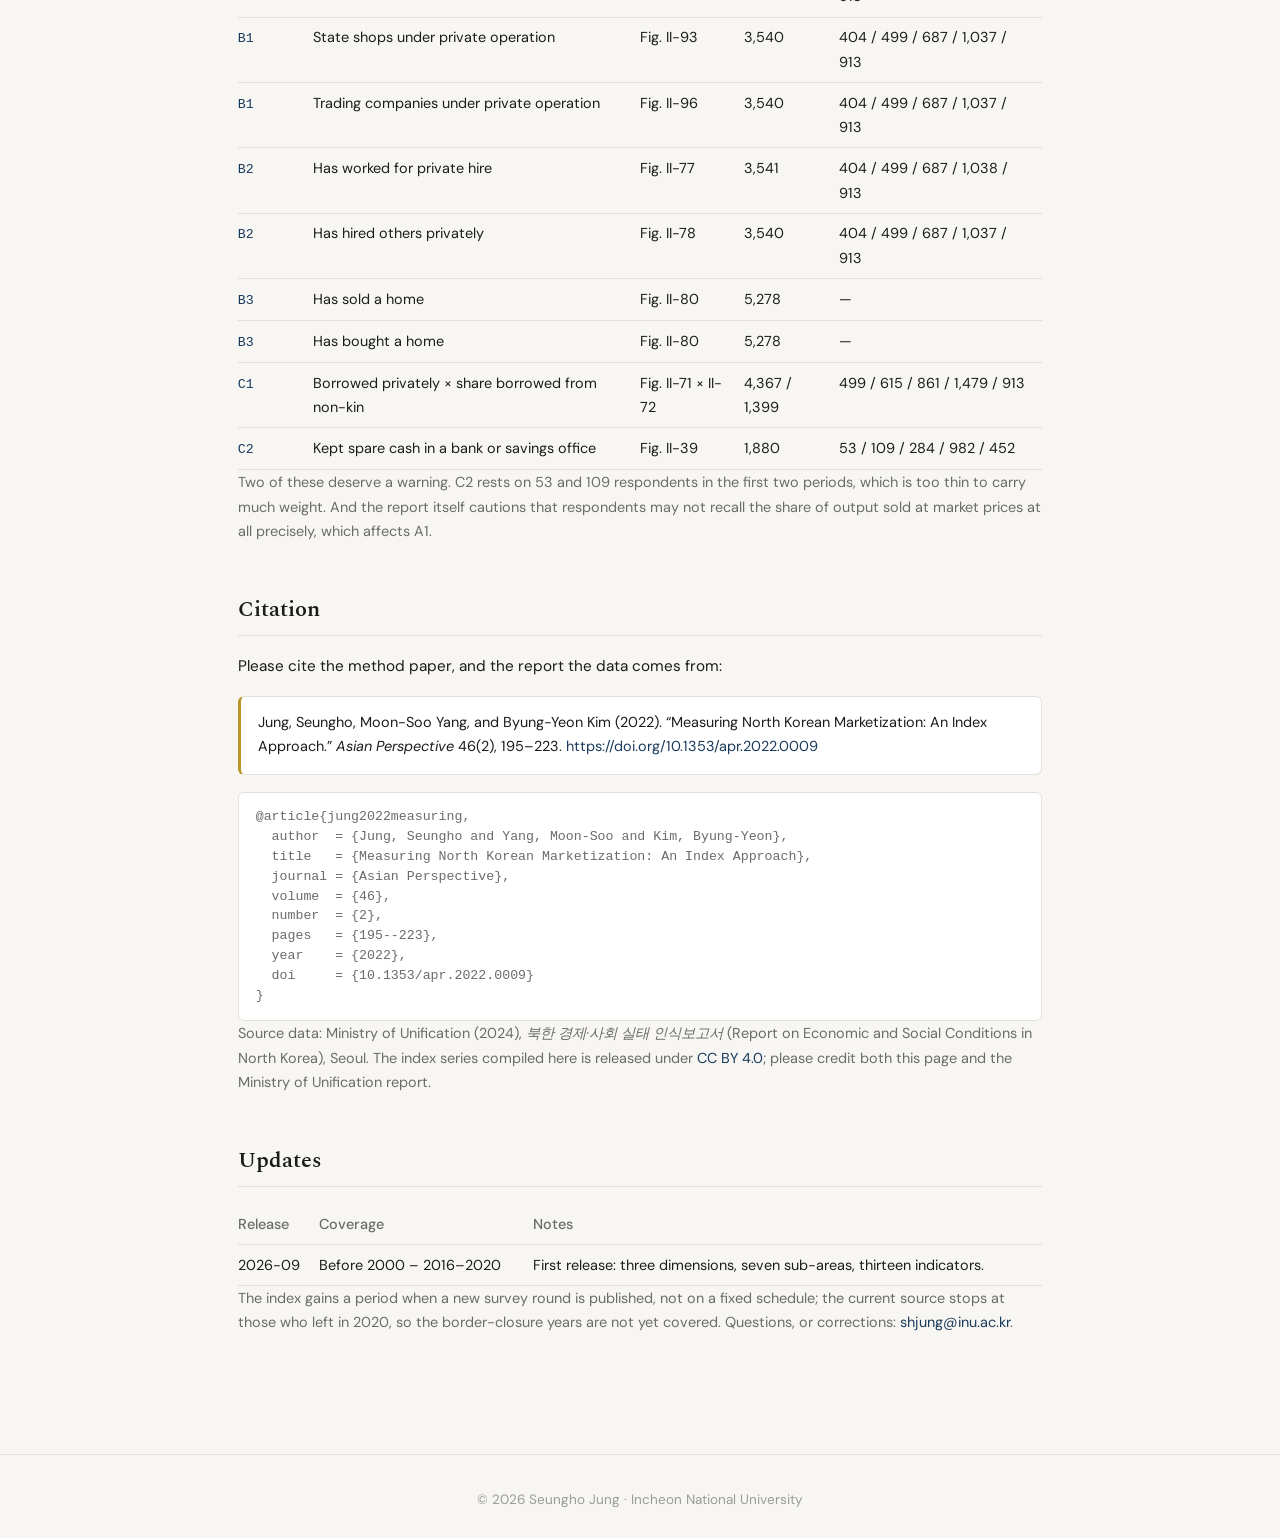
<file: marketization.html>
<!DOCTYPE html>
<html lang="en">
<head>
  <meta charset="UTF-8">
  <meta name="viewport" content="width=device-width, initial-scale=1.0">
  <title>North Korean Marketization Index — Seungho Jung (정승호) | Incheon National University</title>
  <meta name="description" content="A marketization index for North Korea covering price liberalization, de facto privatization and financial development across five periods from the 1990s to 2020, rebuilt entirely from published Ministry of Unification survey figures so that it can be reproduced. Method from Jung, Yang and Kim (2022), Asian Perspective.">
  <meta name="keywords" content="North Korea marketization index, 북한 시장화 지수, price liberalization, privatization, financial development, transition index, defector survey, 북한이탈주민, Seungho Jung, 정승호, data download">
  <meta name="author" content="Seungho Jung">
  <link rel="canonical" href="https://shjpeace-cloud.github.io/academic/marketization.html">

  <meta property="og:type" content="article">
  <meta property="og:title" content="North Korean Marketization Index — Seungho Jung (정승호)">
  <meta property="og:description" content="Price liberalization, de facto privatization and financial development in North Korea, five periods to 2020, rebuilt from public data so it can be reproduced. Free download (CSV).">
  <meta property="og:url" content="https://shjpeace-cloud.github.io/academic/marketization.html">
  <meta property="og:site_name" content="Seungho Jung — Academic Website">
  <meta property="og:image" content="https://shjpeace-cloud.github.io/academic/data/marketization/nk-marketization-index.svg">

  <meta name="twitter:card" content="summary_large_image">
  <meta name="twitter:title" content="North Korean Marketization Index">
  <meta name="twitter:description" content="Price liberalization, de facto privatization and financial development in North Korea, five periods to 2020. Built from public data. Free download (CSV).">
  <meta name="twitter:image" content="https://shjpeace-cloud.github.io/academic/data/marketization/nk-marketization-index.svg">

  <link rel="stylesheet" href="style.css?v=20260916a">

  <script type="application/ld+json">
  {
    "@context": "https://schema.org",
    "@type": "Dataset",
    "name": "North Korean Marketization Index (five periods, 1990s–2020)",
    "alternateName": "북한 시장화 지수",
    "description": "An index of North Korean marketization in three dimensions — price liberalization, de facto privatization and financial development — scored on a five-point scale for five periods from before 2000 to 2016–2020. It applies the method of Jung, Yang and Kim (2022) to the published survey figures of the Ministry of Unification's report on economic and social conditions in North Korea, a survey of 6,351 defectors, so that the index can be reproduced from public sources.",
    "url": "https://shjpeace-cloud.github.io/academic/marketization.html",
    "license": "https://creativecommons.org/licenses/by/4.0/",
    "isAccessibleForFree": true,
    "keywords": ["marketization", "North Korea", "economic transition", "price liberalization", "privatization", "informal finance", "defector survey"],
    "temporalCoverage": "1990/2020",
    "spatialCoverage": "North Korea",
    "creator": [
      { "@type": "Person", "name": "Seungho Jung", "url": "https://orcid.org/0000-0001-7699-3158" }
    ],
    "isBasedOn": "Ministry of Unification (2024), 북한 경제·사회 실태 인식보고서",
    "citation": "Jung, Seungho, Moon-Soo Yang, and Byung-Yeon Kim (2022). Measuring North Korean Marketization: An Index Approach. Asian Perspective 46(2), 195–223. https://doi.org/10.1353/apr.2022.0009",
    "distribution": [
      {
        "@type": "DataDownload",
        "encodingFormat": "text/csv",
        "contentUrl": "https://shjpeace-cloud.github.io/academic/data/marketization/NK_marketization_index.csv"
      },
      {
        "@type": "DataDownload",
        "encodingFormat": "text/csv",
        "contentUrl": "https://shjpeace-cloud.github.io/academic/data/marketization/NK_marketization_indicators.csv"
      }
    ]
  }
  </script>

  <style>
    /* The figure reuses .figure-card, so this chart sizes exactly like the
       thumbnails on Home and Data. Only below ~700px does it stop shrinking
       and scroll sideways instead, to keep the labels above 9px. */
    .mkt-chart { width: 100%; height: auto; display: block; }
    .mkt-bar circle { transition: r .12s ease; }
    .mkt-bar:hover circle { r: 6.5; }
    @media (max-width: 700px) {
      .mkt-figure { overflow-x: auto; -webkit-overflow-scrolling: touch; }
      .mkt-chart { min-width: 600px; }
    }
    main h3 { margin-top: 2rem; }
    main details { margin-bottom: 0.5rem; }
  </style>
</head>
<body>

<nav>
  <div class="nav-inner">
    <a class="nav-brand" href="index.html">Seungho Jung</a>
    <ul class="nav-links">
      <li><a href="index.html">Home</a></li>
      <li><a href="research.html">Research</a></li>
      <li><a href="publications.html">Publications</a></li>
      <li><a href="data.html" class="active">Data</a></li>
      <li><a href="teaching.html">Teaching</a></li>
      <li><a href="cv.html">CV</a></li>
    </ul>
  </div>
</nav>

<main>
  <p style="font-size:0.85rem; margin-bottom:0.4rem;">
    <a href="data.html" style="color:var(--text-muted);">&larr; Data</a>
  </p>
  <h1>North Korean Marketization Index</h1>
  <p style="color:var(--text-muted); margin-bottom:1.5rem;">
    How far North Korea&rsquo;s economy has moved toward the market in three dimensions, scored on a
    five-point scale for five periods up to 2020. Built entirely from published figures, so anyone
    can rebuild it.
  </p>

  <p>
    Marketization in North Korea is uneven: prices escaped state control long before ownership did,
    and finance has barely moved at all. This index separates those dimensions rather than averaging
    them away. It follows the method of
    <a href="https://doi.org/10.1353/apr.2022.0009" target="_blank">Jung, Yang and Kim (2022)</a>,
    which scored three periods from a survey of 842 defectors, and applies it to the much larger
    survey published by the Ministry of Unification in 2024 &mdash; 6,351 defectors, grouped by the
    year they left. That gives five periods instead of three, and one more of them falls after Kim
    Jong Un came to power.
  </p>

  <h2>The index</h2>

  <div class="figure-card mkt-figure">
<svg viewBox="0 0 840 400" role="img" class="mkt-chart" aria-label="North Korean marketization by dimension across five periods. Scores are shares of respondents rescaled to a nought-to-five scale, so 5 would mean every respondent reported the behaviour.">
<title>North Korean marketization index, 1990s–2020, by dimension</title>
<line x1="44" y1="308.0" x2="714" y2="308.0" stroke="#e6e4dc" stroke-width="1"/>
<text x="35" y="312.0" text-anchor="end" font-size="12.5" fill="#6b6b6b">0</text>
<text x="726" y="312.0" font-size="11.5" fill="#8b8981">0%</text>
<line x1="44" y1="254.0" x2="714" y2="254.0" stroke="#e6e4dc" stroke-width="1"/>
<text x="35" y="258.0" text-anchor="end" font-size="12.5" fill="#6b6b6b">1</text>
<text x="726" y="258.0" font-size="11.5" fill="#8b8981">20%</text>
<line x1="44" y1="200.0" x2="714" y2="200.0" stroke="#e6e4dc" stroke-width="1"/>
<text x="35" y="204.0" text-anchor="end" font-size="12.5" fill="#6b6b6b">2</text>
<text x="726" y="204.0" font-size="11.5" fill="#8b8981">40%</text>
<line x1="44" y1="146.0" x2="714" y2="146.0" stroke="#e6e4dc" stroke-width="1"/>
<text x="35" y="150.0" text-anchor="end" font-size="12.5" fill="#6b6b6b">3</text>
<text x="726" y="150.0" font-size="11.5" fill="#8b8981">60%</text>
<line x1="44" y1="92.0" x2="714" y2="92.0" stroke="#e6e4dc" stroke-width="1"/>
<text x="35" y="96.0" text-anchor="end" font-size="12.5" fill="#6b6b6b">4</text>
<text x="726" y="96.0" font-size="11.5" fill="#8b8981">80%</text>
<line x1="44" y1="38.0" x2="714" y2="38.0" stroke="#e6e4dc" stroke-width="1"/>
<text x="35" y="42.0" text-anchor="end" font-size="12.5" fill="#6b6b6b">5</text>
<text x="726" y="42.0" font-size="11.5" fill="#8b8981">100% — everyone</text>
<line x1="44" y1="308" x2="714" y2="308" stroke="#c3c2b7" stroke-width="1"/>
<path d="M111.0,194.0 L245.0,171.2 L379.0,153.8 L513.0,155.1 L647.0,150.9" fill="none" stroke="#34689c" stroke-width="2" stroke-linejoin="round" stroke-linecap="round"/>
<g class="mkt-bar"><title>Before 2000 — Price liberalization: 2.111
Enterprise (A1) 0.56 · Household (A2) 3.67</title><circle cx="111.0" cy="194.0" r="4.5" fill="#34689c" stroke="#ffffff" stroke-width="2"/></g>
<text x="111.0" y="183.0" text-anchor="middle" font-size="11.5" fill="#6b6b6b" paint-order="stroke" stroke="#ffffff" stroke-width="3" stroke-linejoin="round">2.11</text>
<g class="mkt-bar"><title>2001–2005 — Price liberalization: 2.534
Enterprise (A1) 0.78 · Household (A2) 4.29</title><circle cx="245.0" cy="171.2" r="4.5" fill="#34689c" stroke="#ffffff" stroke-width="2"/></g>
<text x="245.0" y="160.2" text-anchor="middle" font-size="11.5" fill="#6b6b6b" paint-order="stroke" stroke="#ffffff" stroke-width="3" stroke-linejoin="round">2.53</text>
<g class="mkt-bar"><title>2006–2010 — Price liberalization: 2.855
Enterprise (A1) 1.17 · Household (A2) 4.54</title><circle cx="379.0" cy="153.8" r="4.5" fill="#34689c" stroke="#ffffff" stroke-width="2"/></g>
<text x="379.0" y="142.8" text-anchor="middle" font-size="11.5" fill="#6b6b6b" paint-order="stroke" stroke="#ffffff" stroke-width="3" stroke-linejoin="round">2.85</text>
<g class="mkt-bar"><title>2011–2015 — Price liberalization: 2.831
Enterprise (A1) 0.97 · Household (A2) 4.70</title><circle cx="513.0" cy="155.1" r="4.5" fill="#34689c" stroke="#ffffff" stroke-width="2"/></g>
<text x="513.0" y="144.1" text-anchor="middle" font-size="11.5" fill="#6b6b6b" paint-order="stroke" stroke="#ffffff" stroke-width="3" stroke-linejoin="round">2.83</text>
<g class="mkt-bar"><title>2016–2020 — Price liberalization: 2.910
Enterprise (A1) 1.18 · Household (A2) 4.64</title><circle cx="647.0" cy="150.9" r="4.5" fill="#34689c" stroke="#ffffff" stroke-width="2"/></g>
<text x="714" y="138.9" text-anchor="end" font-size="12" fill="#34689c" paint-order="stroke" stroke="#ffffff" stroke-width="3" stroke-linejoin="round">Price liberalization 2.91</text>
<path d="M111.0,297.6 L245.0,293.2 L379.0,284.2 L513.0,267.1 L647.0,249.0" fill="none" stroke="#b8862a" stroke-width="2" stroke-linejoin="round" stroke-linecap="round"/>
<g class="mkt-bar"><title>Before 2000 — De facto privatization: 0.193
Private operation (B1) 0.30 · Private employment (B2) 0.14 · Real estate (B3) 0.14</title><circle cx="111.0" cy="297.6" r="4.5" fill="#b8862a" stroke="#ffffff" stroke-width="2"/></g>
<text x="111.0" y="286.6" text-anchor="middle" font-size="11.5" fill="#6b6b6b" paint-order="stroke" stroke="#ffffff" stroke-width="3" stroke-linejoin="round">0.19</text>
<g class="mkt-bar"><title>2001–2005 — De facto privatization: 0.274
Private operation (B1) 0.40 · Private employment (B2) 0.20 · Real estate (B3) 0.22</title><circle cx="245.0" cy="293.2" r="4.5" fill="#b8862a" stroke="#ffffff" stroke-width="2"/></g>
<text x="245.0" y="282.2" text-anchor="middle" font-size="11.5" fill="#6b6b6b" paint-order="stroke" stroke="#ffffff" stroke-width="3" stroke-linejoin="round">0.27</text>
<g class="mkt-bar"><title>2006–2010 — De facto privatization: 0.440
Private operation (B1) 0.67 · Private employment (B2) 0.31 · Real estate (B3) 0.34</title><circle cx="379.0" cy="284.2" r="4.5" fill="#b8862a" stroke="#ffffff" stroke-width="2"/></g>
<text x="379.0" y="273.2" text-anchor="middle" font-size="11.5" fill="#6b6b6b" paint-order="stroke" stroke="#ffffff" stroke-width="3" stroke-linejoin="round">0.44</text>
<g class="mkt-bar"><title>2011–2015 — De facto privatization: 0.757
Private operation (B1) 1.12 · Private employment (B2) 0.58 · Real estate (B3) 0.57</title><circle cx="513.0" cy="267.1" r="4.5" fill="#b8862a" stroke="#ffffff" stroke-width="2"/></g>
<text x="513.0" y="256.1" text-anchor="middle" font-size="11.5" fill="#6b6b6b" paint-order="stroke" stroke="#ffffff" stroke-width="3" stroke-linejoin="round">0.76</text>
<g class="mkt-bar"><title>2016–2020 — De facto privatization: 1.093
Private operation (B1) 1.59 · Private employment (B2) 0.80 · Real estate (B3) 0.90</title><circle cx="647.0" cy="249.0" r="4.5" fill="#b8862a" stroke="#ffffff" stroke-width="2"/></g>
<text x="714" y="237.0" text-anchor="end" font-size="12" fill="#b8862a" paint-order="stroke" stroke="#ffffff" stroke-width="3" stroke-linejoin="round">De facto privatization 1.09</text>
<path d="M111.0,296.8 L245.0,301.4 L379.0,299.2 L513.0,299.1 L647.0,292.7" fill="none" stroke="#94518c" stroke-width="2" stroke-linejoin="round" stroke-linecap="round"/>
<g class="mkt-bar"><title>Before 2000 — Financial development: 0.208
Informal finance (C1) 0.13 · Formal banking (C2) 0.28</title><circle cx="111.0" cy="296.8" r="4.5" fill="#94518c" stroke="#ffffff" stroke-width="2"/></g>
<text x="111.0" y="313.8" text-anchor="middle" font-size="11.5" fill="#6b6b6b" paint-order="stroke" stroke="#ffffff" stroke-width="3" stroke-linejoin="round">0.21</text>
<g class="mkt-bar"><title>2001–2005 — Financial development: 0.122
Informal finance (C1) 0.15 · Formal banking (C2) 0.09</title><circle cx="245.0" cy="301.4" r="4.5" fill="#94518c" stroke="#ffffff" stroke-width="2"/></g>
<text x="245.0" y="318.4" text-anchor="middle" font-size="11.5" fill="#6b6b6b" paint-order="stroke" stroke="#ffffff" stroke-width="3" stroke-linejoin="round">0.12</text>
<g class="mkt-bar"><title>2006–2010 — Financial development: 0.163
Informal finance (C1) 0.26 · Formal banking (C2) 0.07</title><circle cx="379.0" cy="299.2" r="4.5" fill="#94518c" stroke="#ffffff" stroke-width="2"/></g>
<text x="379.0" y="316.2" text-anchor="middle" font-size="11.5" fill="#6b6b6b" paint-order="stroke" stroke="#ffffff" stroke-width="3" stroke-linejoin="round">0.16</text>
<g class="mkt-bar"><title>2011–2015 — Financial development: 0.165
Informal finance (C1) 0.29 · Formal banking (C2) 0.04</title><circle cx="513.0" cy="299.1" r="4.5" fill="#94518c" stroke="#ffffff" stroke-width="2"/></g>
<text x="513.0" y="316.1" text-anchor="middle" font-size="11.5" fill="#6b6b6b" paint-order="stroke" stroke="#ffffff" stroke-width="3" stroke-linejoin="round">0.17</text>
<g class="mkt-bar"><title>2016–2020 — Financial development: 0.283
Informal finance (C1) 0.42 · Formal banking (C2) 0.14</title><circle cx="647.0" cy="292.7" r="4.5" fill="#94518c" stroke="#ffffff" stroke-width="2"/></g>
<text x="714" y="312.7" text-anchor="end" font-size="12" fill="#94518c" paint-order="stroke" stroke="#ffffff" stroke-width="3" stroke-linejoin="round">Financial development 0.28</text>
<text x="111.0" y="344" text-anchor="middle" font-size="13" fill="#1c1c1c">Before 2000</text>
<text x="245.0" y="344" text-anchor="middle" font-size="13" fill="#1c1c1c">2001–2005</text>
<text x="379.0" y="344" text-anchor="middle" font-size="13" fill="#1c1c1c">2006–2010</text>
<text x="513.0" y="344" text-anchor="middle" font-size="13" fill="#1c1c1c">2011–2015</text>
<text x="647.0" y="344" text-anchor="middle" font-size="13" fill="#1c1c1c">2016–2020</text>
<rect x="44" y="364" width="10" height="10" rx="2" fill="#34689c"/>
<text x="59" y="373" font-size="13" fill="#6b6b6b">Price liberalization</text>
<rect x="227.0" y="364" width="10" height="10" rx="2" fill="#b8862a"/>
<text x="242.0" y="373" font-size="13" fill="#6b6b6b">De facto privatization</text>
<rect x="424.2" y="364" width="10" height="10" rx="2" fill="#94518c"/>
<text x="439.2" y="373" font-size="13" fill="#6b6b6b">Financial development</text>
<text x="35" y="16" text-anchor="end" font-size="11.5" fill="#6b6b6b">score</text>
<text x="726" y="16" font-size="11" fill="#8b8981">share of respondents</text>
</svg>
  </div>
  <p class="figure-caption">
    Five measured periods, connected. Each period is a different group of respondents &mdash; people
    who left North Korea in those years &mdash; but what they describe is one continuous economy.
    Hover a point for the sub-scores behind it.
  </p>

  <details>
    <summary>Show the data as a table</summary>
    <div class="table-scroll">
      <table class="data-table">
        <thead>
          <tr><th>Period</th><th>Price liberalization</th><th>De facto privatization</th><th>Financial development</th></tr>
        </thead>
        <tbody>
        <tr><td>Before 2000</td><td>2.111</td><td>0.193</td><td>0.208</td></tr>
        <tr><td>2001–2005</td><td>2.534</td><td>0.274</td><td>0.122</td></tr>
        <tr><td>2006–2010</td><td>2.855</td><td>0.440</td><td>0.163</td></tr>
        <tr><td>2011–2015</td><td>2.831</td><td>0.757</td><td>0.165</td></tr>
        <tr><td>2016–2020</td><td>2.910</td><td>1.093</td><td>0.283</td></tr>
        </tbody>
      </table>
    </div>
    <p style="font-size:0.85rem; color:var(--text-muted); margin-top:1rem;">Sub-area scores, same five-point scale:</p>
    <div class="table-scroll">
      <table class="data-table">
        <thead>
          <tr><th>Sub-area</th><th>What it measures</th><th>&lt;2000</th><th>01–05</th><th>06–10</th><th>11–15</th><th>16–20</th></tr>
        </thead>
        <tbody>
        <tr><td><code>A1</code></td><td>Enterprise — output and inputs traded at market prices</td><td>0.557</td><td>0.777</td><td>1.170</td><td>0.968</td><td>1.180</td></tr>
        <tr><td><code>A2</code></td><td>Household — consumer goods bought at market prices</td><td>3.665</td><td>4.290</td><td>4.540</td><td>4.695</td><td>4.640</td></tr>
        <tr><td><code>B1</code></td><td>Share of state units in de facto private hands</td><td>0.300</td><td>0.396</td><td>0.666</td><td>1.119</td><td>1.587</td></tr>
        <tr><td><code>B2</code></td><td>Private employment (hiring and being hired)</td><td>0.142</td><td>0.205</td><td>0.312</td><td>0.585</td><td>0.797</td></tr>
        <tr><td><code>B3</code></td><td>Housing bought and sold</td><td>0.138</td><td>0.220</td><td>0.340</td><td>0.568</td><td>0.895</td></tr>
        <tr><td><code>C1</code></td><td>Borrowing from non-kin lenders</td><td>0.130</td><td>0.154</td><td>0.255</td><td>0.291</td><td>0.422</td></tr>
        <tr><td><code>C2</code></td><td>Savings held in a bank</td><td>0.285</td><td>0.090</td><td>0.070</td><td>0.040</td><td>0.145</td></tr>
        </tbody>
      </table>
    </div>
  </details>

  <h3>Reading the score</h3>
  <p>
    The score is a rescaled percentage and nothing more. Each indicator is the share of respondents
    who report some market behaviour &mdash; buying inputs at market prices, hiring someone privately,
    selling a home &mdash; and that share goes onto the scale as
    <code>5 &times; percent / 100</code>. So multiply by 20 to read it back as a percentage: a 5 would
    mean every respondent reported it, and 1 means one in five did.
  </p>
  <p>
    Read that way, price liberalization at 2.91 in 2016&ndash;2020 says that across its two sub-areas
    about 58% of respondents describe market pricing; de facto privatization at 1.09 says 22%; financial
    development at 0.28 says under 6%. The scale has no built-in judgement about how much
    marketization is &ldquo;a lot&rdquo; &mdash; it only reports how widespread each behaviour was.
  </p>
  <h2>What the index shows</h2>
  <p>
    The ordering is the same one the 2022 paper found: price liberalization is furthest along,
    de facto privatization follows, finance trails badly. That it reappears in a different survey is
    reassurance that the ordering is a feature of the economy and not of one questionnaire. The gap
    between them is wide &mdash; by 2016&ndash;2020 market pricing is something most respondents
    describe, while private ownership is a minority experience and formal banking is almost nobody's.
  </p>
  <p>
    The movement is in de facto privatization. It rises without pause across all five periods, and fastest in
    the last one &mdash; 0.76 to 1.09 between 2011&ndash;2015 and 2016&ndash;2020, the years of the
    heaviest sanctions. Whatever those sanctions did, they did not slow the transfer of state assets
    into private hands. Price liberalization, by contrast, flattens out near 2.9. Finance stays close
    to the floor throughout: the share of people keeping savings in a bank actually falls from 5.7% to
    0.8% before recovering slightly, so what growth there is comes entirely from private lending.
  </p>
  <p style="font-size:0.85rem; color:var(--text-muted);">
    A caution about the top line: the household half of price liberalization (A2) sits above 90% by
    2011 and cannot rise much further, so it stops discriminating between periods and holds the
    dimension up. The same saturation affects the 2022 index, which had the same two-part structure.
  </p>

  <h2>Download</h2>
  <div class="dl-row">
    <a class="dl-btn" href="data/marketization/NK_marketization_index.csv?v=20260916c" download>
      <svg width="16" height="16" viewBox="0 0 24 24" fill="none" stroke="currentColor" stroke-width="2"><path d="M21 15v4a2 2 0 0 1-2 2H5a2 2 0 0 1-2-2v-4"/><polyline points="7 10 12 15 17 10"/><line x1="12" y1="15" x2="12" y2="3"/></svg>
      Index (CSV)
    </a>
    <a class="dl-btn secondary" href="data/marketization/NK_marketization_indicators.csv?v=20260916c" download>
      <svg width="16" height="16" viewBox="0 0 24 24" fill="none" stroke="currentColor" stroke-width="2"><path d="M21 15v4a2 2 0 0 1-2 2H5a2 2 0 0 1-2-2v-4"/><polyline points="7 10 12 15 17 10"/><line x1="12" y1="15" x2="12" y2="3"/></svg>
      Underlying indicators (CSV)
    </a>
    <a class="dl-btn secondary" href="data/marketization/nk-marketization-index.svg?v=20261125" download>
      <svg width="16" height="16" viewBox="0 0 24 24" fill="none" stroke="currentColor" stroke-width="2"><rect x="3" y="3" width="18" height="18" rx="2"/><circle cx="8.5" cy="8.5" r="1.5"/><polyline points="21 15 16 10 5 21"/></svg>
      Figure (SVG)
    </a>
  </div>
  <p style="font-size:0.85rem; color:var(--text-muted);">
    The index file carries the three dimension scores and the seven sub-area scores for each period.
    The indicators file carries the thirteen underlying percentages, under both an English name and
    the report&rsquo;s own Korean wording, so you can rebuild the index or rebuild it differently.
    Both are UTF-8 with a byte-order mark, so Excel opens them without mangling the Korean.
  </p>

  <h2>How the index is built</h2>
  <p>
    Thirteen survey percentages feed seven sub-areas, which feed three dimensions. At each step the
    aggregation is an unweighted mean, and percentages are put on the five-point scale as
    <code>5 &times; percent / 100</code>. Nothing is weighted. The 2022 paper argues that assigning
    weights without data to justify them would introduce as much error as it removes, and that
    reasoning carries over unchanged.
  </p>
  <p>
    Eleven of the thirteen indicators are the paper's own. The other two are not in the Ministry
    of Unification's public report, so the closest items it does include stand in. The paper
    measured household price liberalization (A2) by whether people had run into price controls at
    markets; here it is the share buying goods at market rather than state prices. The paper
    measured informal finance (C1) by borrowing from a <em>donju</em>; here it is borrowing from any
    lender outside the family. The A2 substitution is why price liberalization <em>falls</em> across
    2006&ndash;2010 in the paper but <em>rises</em> here.
  </p>
  <div class="table-scroll">
    <table class="data-table">
      <thead>
        <tr><th>Dimension</th><th>Sub-areas</th></tr>
      </thead>
      <tbody>
        <tr><td>Price liberalization (A)</td><td>A1 enterprise · A2 household</td></tr>
        <tr><td>De facto privatization (B)</td><td>B1 private operation · B2 private employment · B3 real estate</td></tr>
        <tr><td>Financial development (C)</td><td>C1 informal finance · C2 formal banking</td></tr>
      </tbody>
    </table>
  </div>

  <h3>Where each indicator comes from</h3>
  <p style="font-size:0.9rem;">
    Figure numbers refer to the Ministry of Unification report. Respondent counts are given per
    period because they vary a great deal between questions, and some are small.
  </p>
  <div class="table-scroll">
    <table class="data-table">
      <thead>
        <tr><th>Sub-area</th><th>Indicator</th><th>Source</th><th>n</th><th>n by period</th></tr>
      </thead>
      <tbody>
        <tr><td><code>A1</code></td><td>Share of output disposed of at market prices</td><td>Fig. II-24</td><td>782</td><td>136 / 128 / 131 / 160 / 227</td></tr>
        <tr><td><code>A1</code></td><td>Share of inputs procured at market prices</td><td>Fig. II-22</td><td>782</td><td>136 / 128 / 131 / 160 / 227</td></tr>
        <tr><td><code>A2</code></td><td>Clothing bought at market rather than state prices</td><td>Fig. III-7</td><td>6,351</td><td>683 / 934 / 1,320 / 2,501 / 913</td></tr>
        <tr><td><code>B1</code></td><td>Local factories under private operation</td><td>Fig. II-91</td><td>3,540</td><td>404 / 499 / 687 / 1,037 / 913</td></tr>
        <tr><td><code>B1</code></td><td>Central factories under private operation</td><td>Fig. II-92</td><td>3,540</td><td>404 / 499 / 687 / 1,037 / 913</td></tr>
        <tr><td><code>B1</code></td><td>State shops under private operation</td><td>Fig. II-93</td><td>3,540</td><td>404 / 499 / 687 / 1,037 / 913</td></tr>
        <tr><td><code>B1</code></td><td>Trading companies under private operation</td><td>Fig. II-96</td><td>3,540</td><td>404 / 499 / 687 / 1,037 / 913</td></tr>
        <tr><td><code>B2</code></td><td>Has worked for private hire</td><td>Fig. II-77</td><td>3,541</td><td>404 / 499 / 687 / 1,038 / 913</td></tr>
        <tr><td><code>B2</code></td><td>Has hired others privately</td><td>Fig. II-78</td><td>3,540</td><td>404 / 499 / 687 / 1,037 / 913</td></tr>
        <tr><td><code>B3</code></td><td>Has sold a home</td><td>Fig. II-80</td><td>5,278</td><td>—</td></tr>
        <tr><td><code>B3</code></td><td>Has bought a home</td><td>Fig. II-80</td><td>5,278</td><td>—</td></tr>
        <tr><td><code>C1</code></td><td>Borrowed privately × share borrowed from non-kin</td><td>Fig. II-71 × II-72</td><td>4,367 / 1,399</td><td>499 / 615 / 861 / 1,479 / 913</td></tr>
        <tr><td><code>C2</code></td><td>Kept spare cash in a bank or savings office</td><td>Fig. II-39</td><td>1,880</td><td>53 / 109 / 284 / 982 / 452</td></tr>
      </tbody>
    </table>
  </div>
  <p style="font-size:0.85rem; color:var(--text-muted);">
    Two of these deserve a warning. C2 rests on 53 and 109 respondents in the first two periods, which
    is too thin to carry much weight. And the report itself cautions that respondents may not recall
    the share of output sold at market prices at all precisely, which affects A1.
  </p>

  <h2>Citation</h2>
  <p style="font-size:0.9rem;">Please cite the method paper, and the report the data comes from:</p>
  <div class="cite-block">
    Jung, Seungho, Moon-Soo Yang, and Byung-Yeon Kim (2022). &ldquo;Measuring North Korean
    Marketization: An Index Approach.&rdquo; <em>Asian Perspective</em> 46(2), 195&ndash;223.
    <a href="https://doi.org/10.1353/apr.2022.0009" target="_blank">https://doi.org/10.1353/apr.2022.0009</a>
  </div>
  <pre class="bibtex">@article{jung2022measuring,
  author  = {Jung, Seungho and Yang, Moon-Soo and Kim, Byung-Yeon},
  title   = {Measuring North Korean Marketization: An Index Approach},
  journal = {Asian Perspective},
  volume  = {46},
  number  = {2},
  pages   = {195--223},
  year    = {2022},
  doi     = {10.1353/apr.2022.0009}
}</pre>
  <p style="font-size:0.85rem; color:var(--text-muted);">
    Source data: Ministry of Unification (2024), <em>북한 경제·사회 실태 인식보고서</em>
    (Report on Economic and Social Conditions in North Korea), Seoul. The index series compiled here is
    released under <a href="https://creativecommons.org/licenses/by/4.0/" target="_blank">CC BY 4.0</a>;
    please credit both this page and the Ministry of Unification report.
  </p>

  <h2>Updates</h2>
  <div class="table-scroll">
    <table class="data-table">
      <thead>
        <tr><th>Release</th><th>Coverage</th><th>Notes</th></tr>
      </thead>
      <tbody>
        <tr><td>2026-09</td><td>Before 2000 – 2016–2020</td><td>First release: three dimensions, seven sub-areas, thirteen indicators.</td></tr>
      </tbody>
    </table>
  </div>
  <p style="font-size:0.85rem; color:var(--text-muted);">
    The index gains a period when a new survey round is published, not on a fixed schedule; the
    current source stops at those who left in 2020, so the border-closure years are not yet covered.
    Questions, or corrections: <a href="mailto:shjung@inu.ac.kr">shjung@inu.ac.kr</a>.
  </p>
</main>

<footer>
  &copy; 2026 Seungho Jung &middot; Incheon National University
</footer>

<!-- GoatCounter: cookieless visit counts, dashboard at shjpeace.goatcounter.com -->
<script data-goatcounter="https://shjpeace.goatcounter.com/count" async src="//gc.zgo.at/count.js"></script>
</body>
</html>
</file>
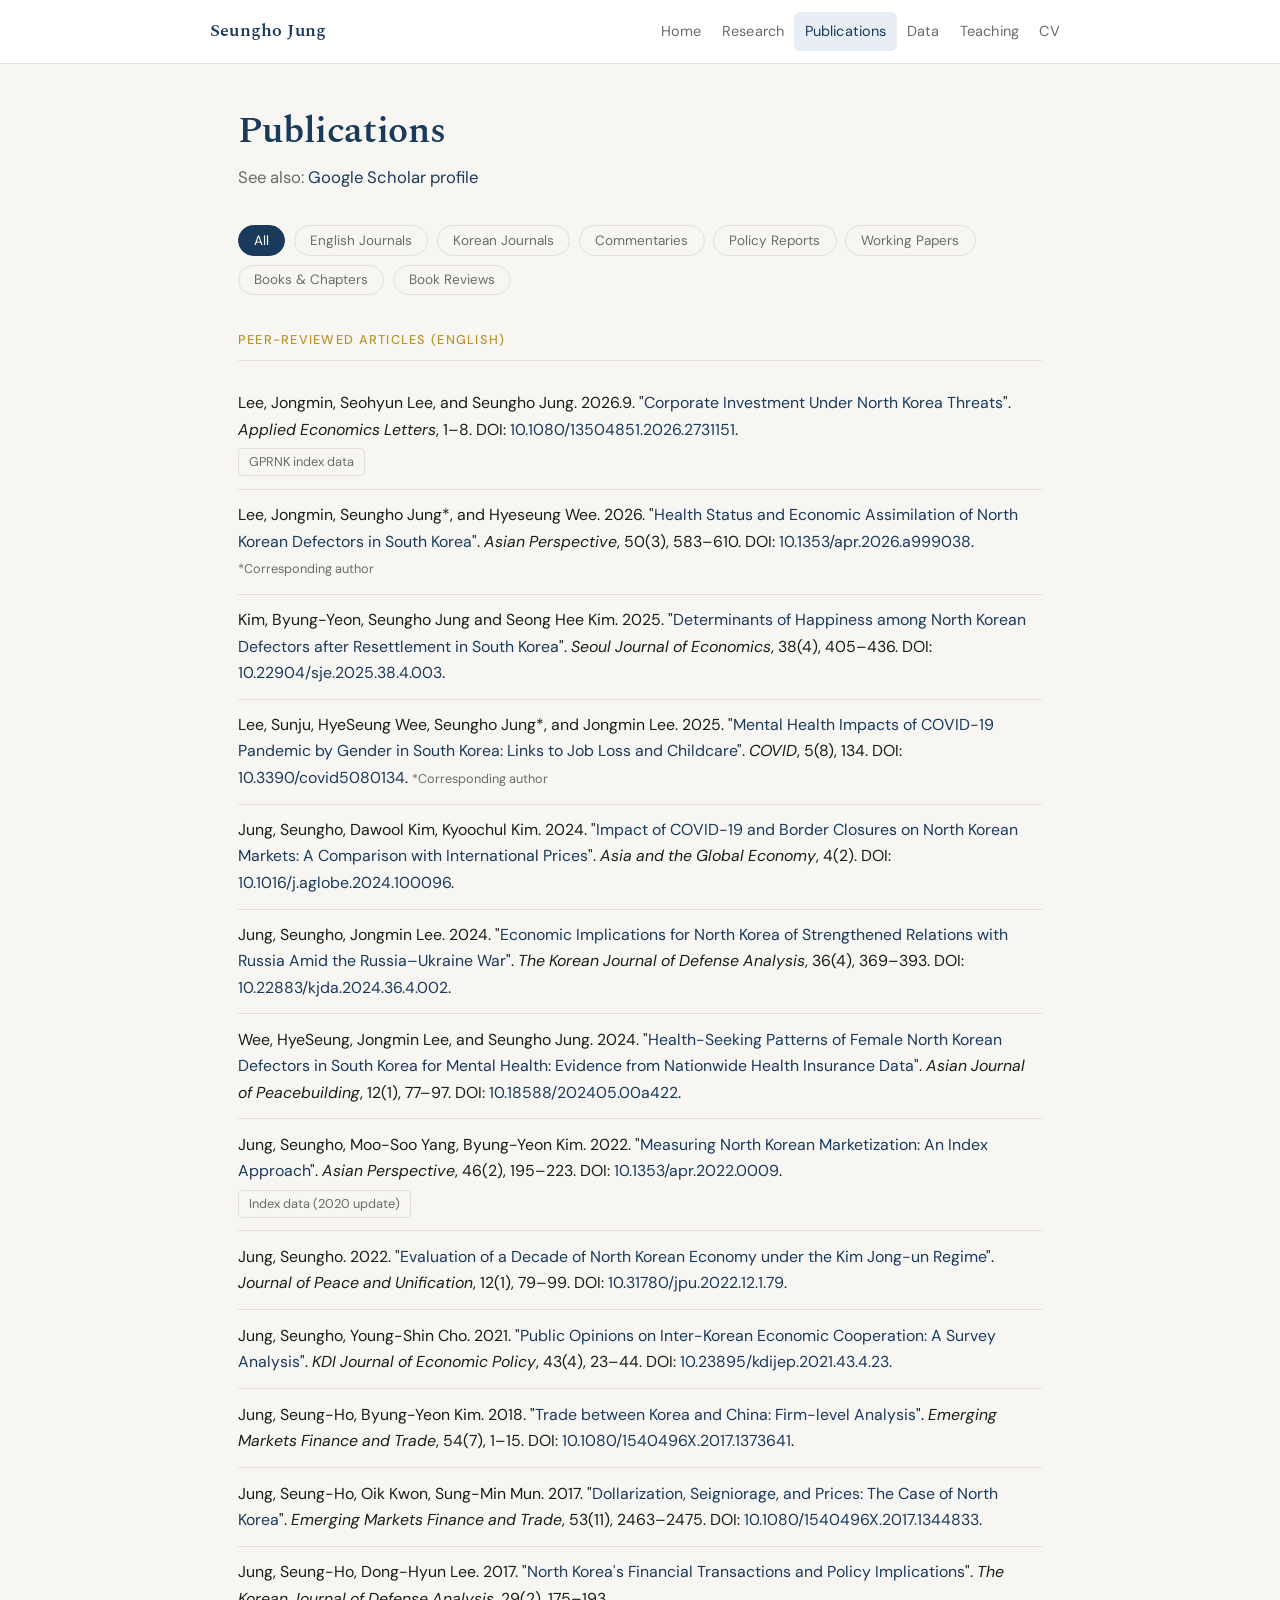
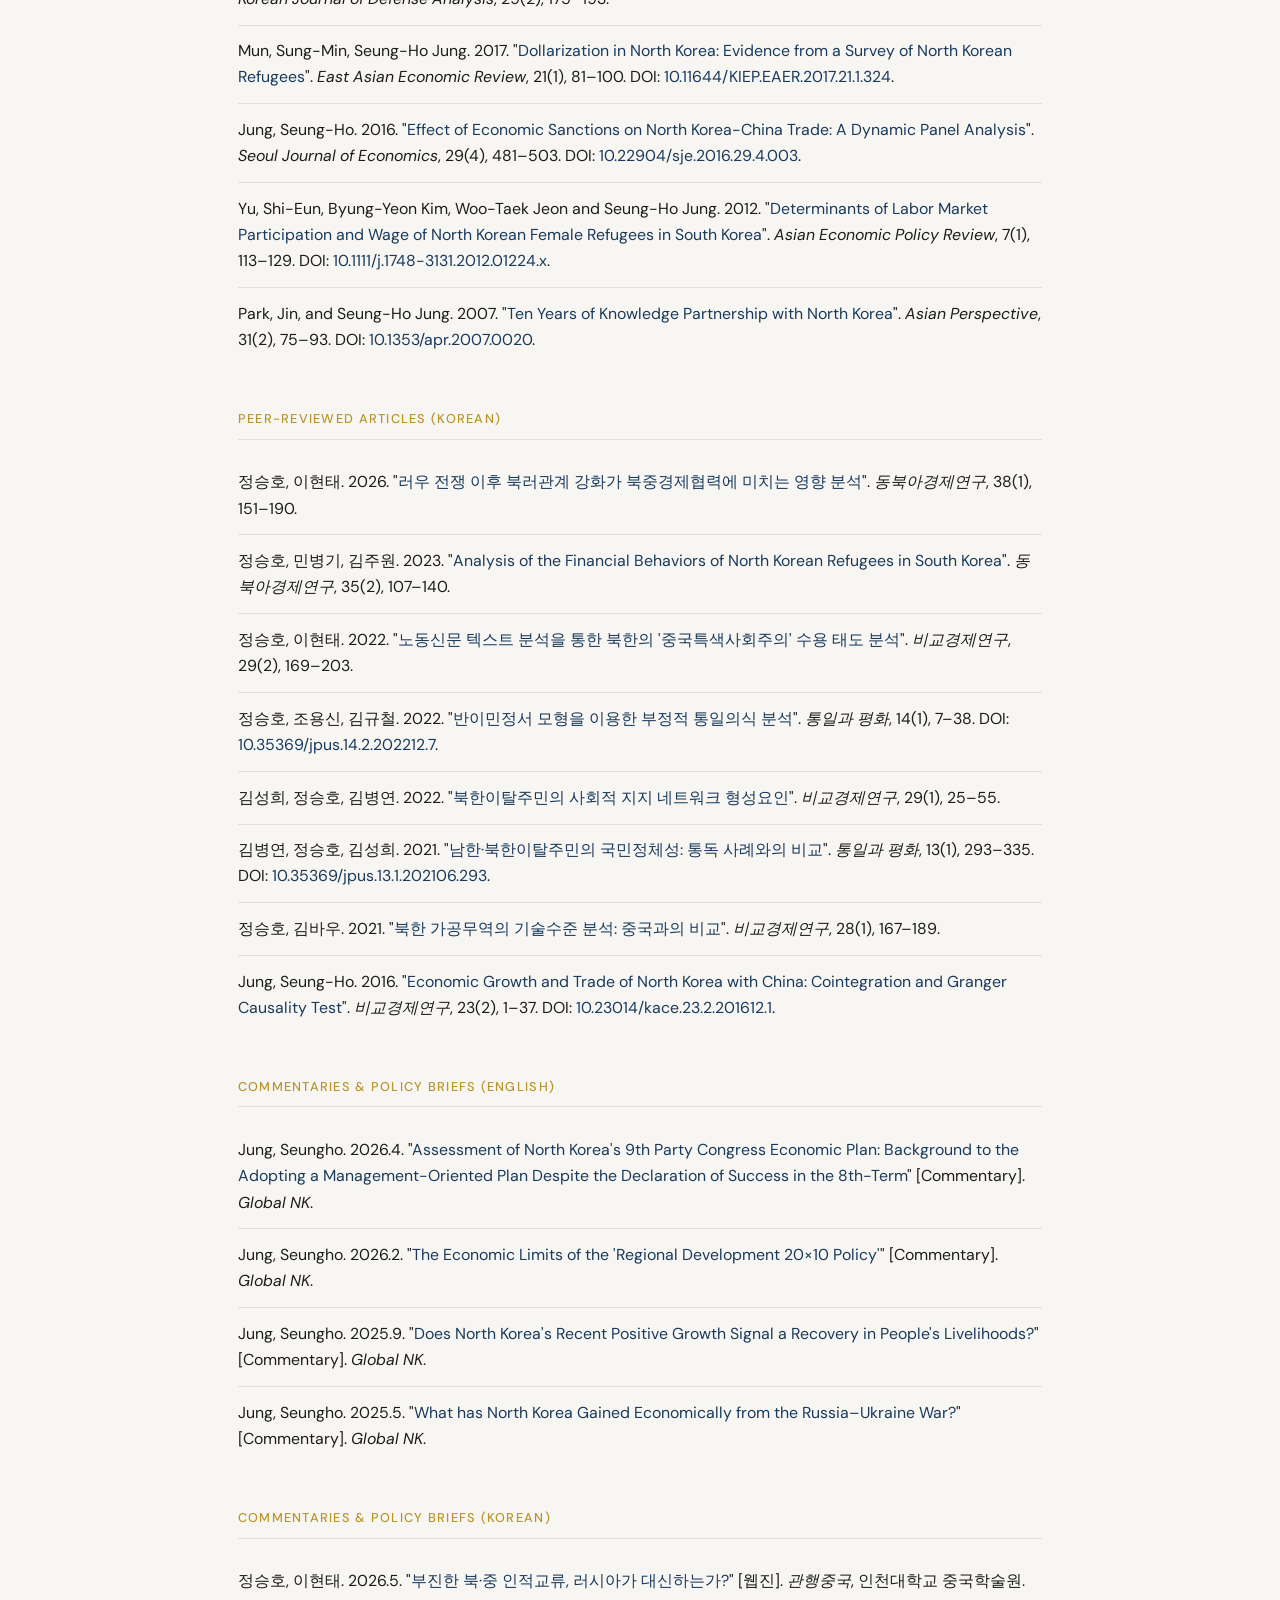
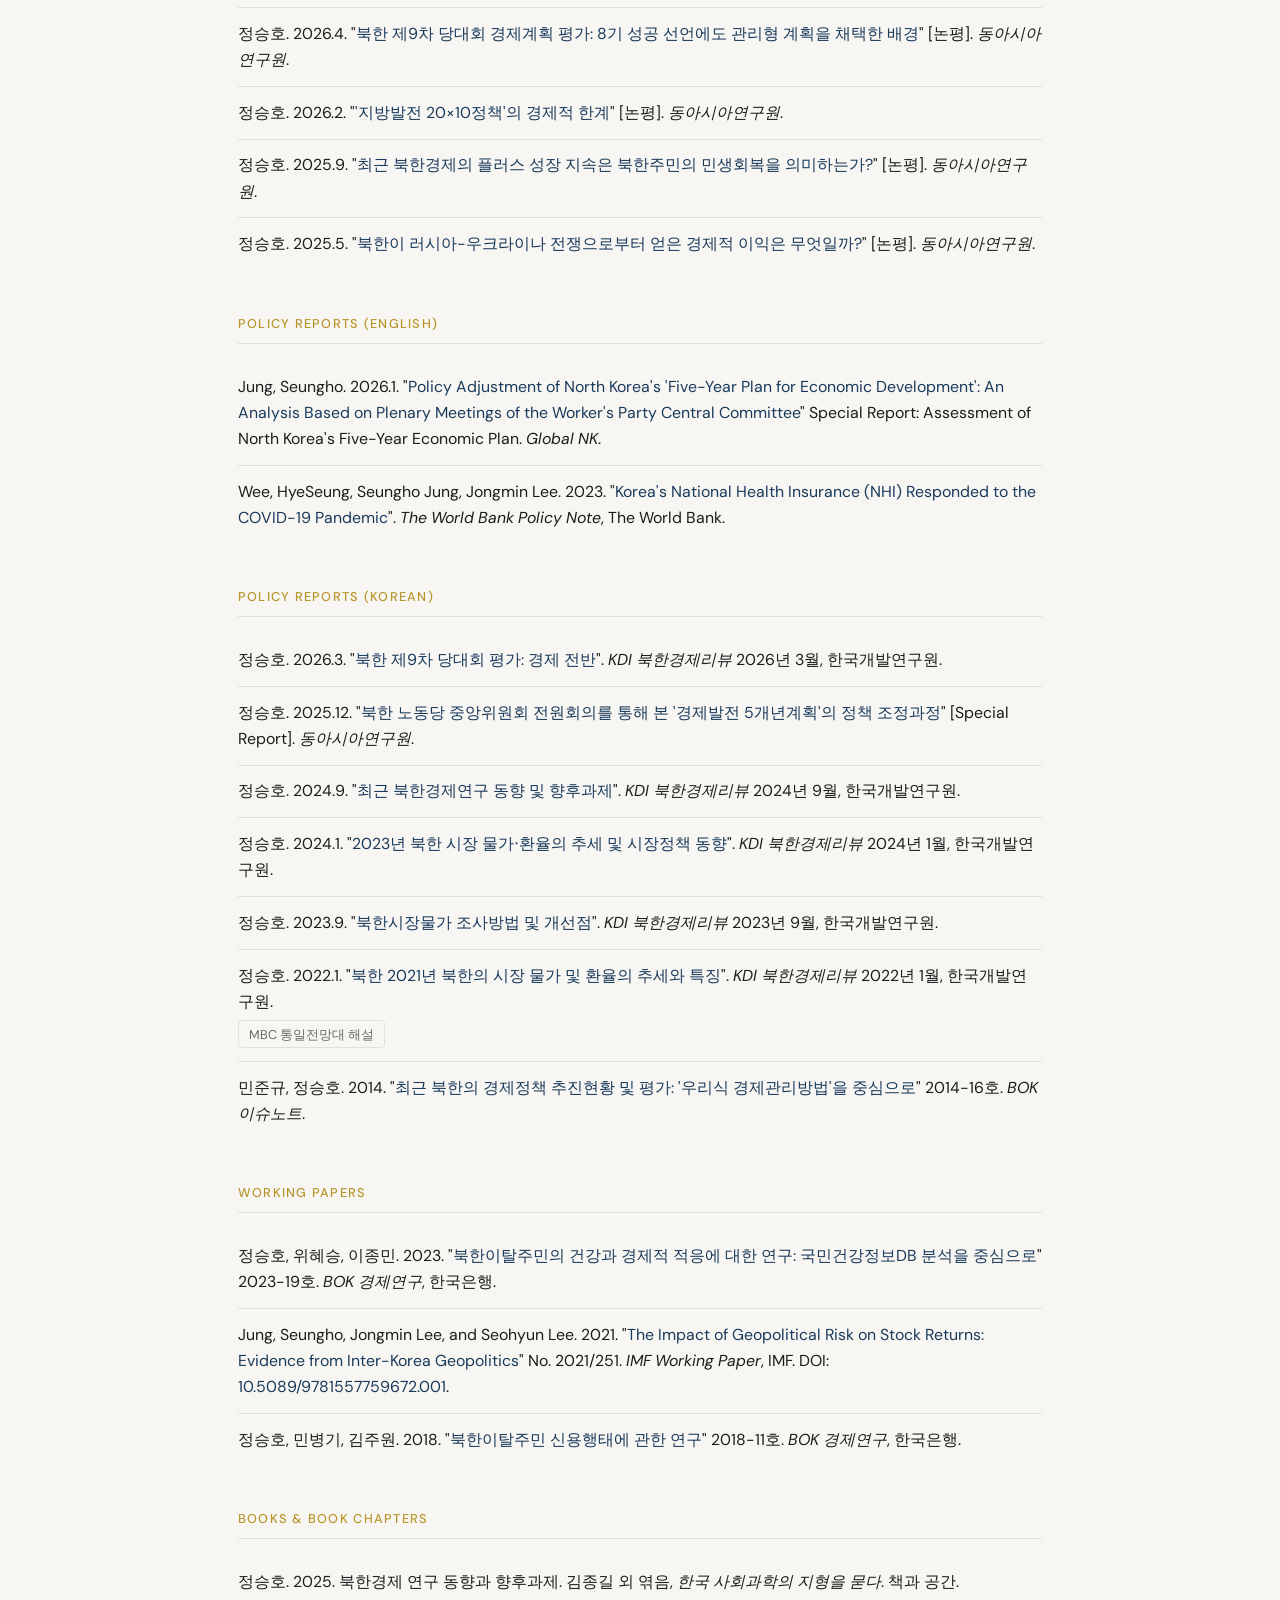
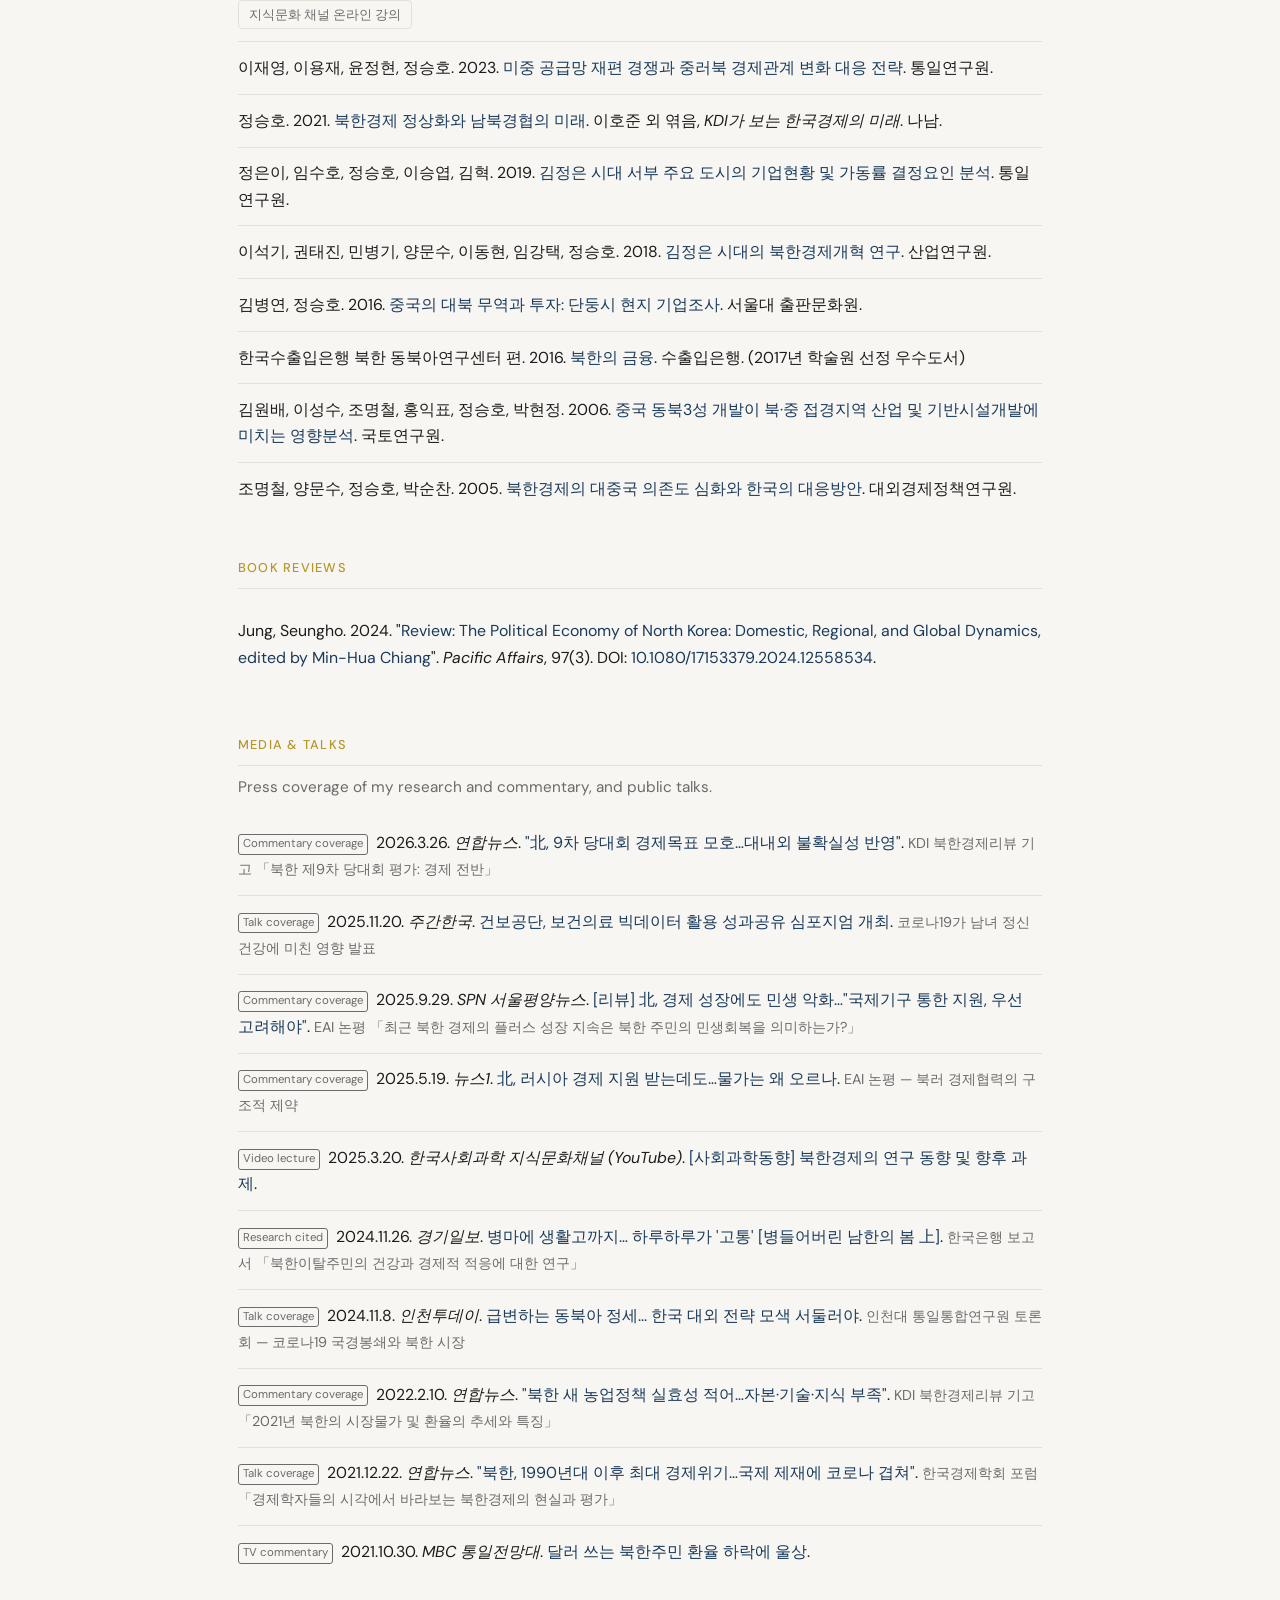
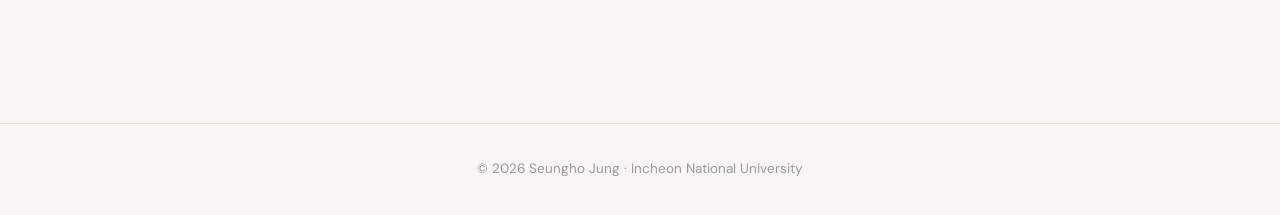
<file: publications.html>
<!DOCTYPE html>
<html lang="en">
<head>
  <meta charset="UTF-8">
  <meta name="viewport" content="width=device-width, initial-scale=1.0">
  <title>Publications — Seungho Jung (정승호) | Incheon National University</title>
  <meta name="description" content="Publications by Seungho Jung (정승호, 인천대학교): peer-reviewed journal articles, policy commentaries, and book chapters on the North Korean economy, NK foreign economic relations, and refugee adaptation.">
  <meta name="keywords" content="Seungho Jung publications, 정승호 논문, North Korean economy publications, 북한경제 논문, KDI 북한경제리뷰, Asian Perspective, IMF Working Paper">
  <meta name="author" content="Seungho Jung">
  <link rel="canonical" href="https://shjpeace-cloud.github.io/academic/publications.html">

  <meta property="og:type" content="article">
  <meta property="og:title" content="Publications — Seungho Jung (정승호)">
  <meta property="og:description" content="Peer-reviewed journal articles, policy commentaries, and book chapters on the North Korean economy.">
  <meta property="og:url" content="https://shjpeace-cloud.github.io/academic/publications.html">
  <meta property="og:site_name" content="Seungho Jung — Academic Website">

  <link rel="stylesheet" href="style.css?v=20260916a">
</head>
<body>

<nav>
  <div class="nav-inner">
    <a class="nav-brand" href="index.html">Seungho Jung</a>
    <ul class="nav-links">
      <li><a href="index.html">Home</a></li>
      <li><a href="research.html">Research</a></li>
      <li><a href="publications.html" class="active">Publications</a></li>
      <li><a href="data.html">Data</a></li>
      <li><a href="teaching.html">Teaching</a></li>
      <li><a href="cv.html">CV</a></li>
    </ul>
  </div>
</nav>

<main>
  <h1>Publications</h1>
  <p style="color:var(--text-muted); margin-bottom:2rem;">
    See also: <a href="https://scholar.google.com/citations?hl=en&user=h8OtoqAAAAAJ" target="_blank">Google Scholar profile</a>
  </p>

  <div class="pub-filters">
    <button class="filter-btn active" data-filter="all">All</button>
    <button class="filter-btn" data-filter="journal-en">English Journals</button>
    <button class="filter-btn" data-filter="journal-kr">Korean Journals</button>
    <button class="filter-btn" data-filter="commentary-en commentary-kr">Commentaries</button>
    <button class="filter-btn" data-filter="report-en report-kr">Policy Reports</button>
    <button class="filter-btn" data-filter="working-paper">Working Papers</button>
    <button class="filter-btn" data-filter="book">Books & Chapters</button>
    <button class="filter-btn" data-filter="book-review">Book Reviews</button>
  </div>

  <div id="pub-list">
    <!-- BEGIN generated from data/publications.json by .claude/tools/build_publications.py — do not edit by hand -->
    <div class="pub-section" data-type="journal-en">
      <div class="pub-section-title">Peer-reviewed Articles (English)</div>
      <div class="pub-item">
        Lee, Jongmin, Seohyun Lee, and Seungho Jung. 2026.9. "<a href="https://doi.org/10.1080/13504851.2026.2731151" target="_blank">Corporate Investment Under North Korea Threats</a>". <em>Applied Economics Letters</em>, 1–8. DOI: <a href="https://doi.org/10.1080/13504851.2026.2731151" target="_blank">10.1080/13504851.2026.2731151</a>.
        <div class="pub-links"><a class="pub-link" href="gprnk.html" target="_blank">GPRNK index data</a></div>
      </div>
      <div class="pub-item">
        Lee, Jongmin, Seungho Jung*, and Hyeseung Wee. 2026. "<a href="https://doi.org/10.1353/apr.2026.a999038" target="_blank">Health Status and Economic Assimilation of North Korean Defectors in South Korea</a>". <em>Asian Perspective</em>, 50(3), 583–610. DOI: <a href="https://doi.org/10.1353/apr.2026.a999038" target="_blank">10.1353/apr.2026.a999038</a>. <span class="pub-corr">*Corresponding author</span>
      </div>
      <div class="pub-item">
        Kim, Byung-Yeon, Seungho Jung and Seong Hee Kim. 2025. "<a href="https://www.kci.go.kr/kciportal/ci/sereArticleSearch/ciSereArtiView.kci?sereArticleSearchBean.artiId=ART003268577" target="_blank">Determinants of Happiness among North Korean Defectors after Resettlement in South Korea</a>". <em>Seoul Journal of Economics</em>, 38(4), 405–436. DOI: <a href="https://doi.org/10.22904/sje.2025.38.4.003" target="_blank">10.22904/sje.2025.38.4.003</a>.
      </div>
      <div class="pub-item">
        Lee, Sunju, HyeSeung Wee, Seungho Jung*, and Jongmin Lee. 2025. "<a href="https://doi.org/10.3390/covid5080134" target="_blank">Mental Health Impacts of COVID-19 Pandemic by Gender in South Korea: Links to Job Loss and Childcare</a>". <em>COVID</em>, 5(8), 134. DOI: <a href="https://doi.org/10.3390/covid5080134" target="_blank">10.3390/covid5080134</a>. <span class="pub-corr">*Corresponding author</span>
      </div>
      <div class="pub-item">
        Jung, Seungho, Dawool Kim, Kyoochul Kim. 2024. "<a href="https://www.sciencedirect.com/science/article/pii/S2667111524000203?via%3Dihub" target="_blank">Impact of COVID-19 and Border Closures on North Korean Markets: A Comparison with International Prices</a>". <em>Asia and the Global Economy</em>, 4(2). DOI: <a href="https://doi.org/10.1016/j.aglobe.2024.100096" target="_blank">10.1016/j.aglobe.2024.100096</a>.
      </div>
      <div class="pub-item">
        Jung, Seungho, Jongmin Lee. 2024. "<a href="https://doi.org/10.22883/kjda.2024.36.4.002" target="_blank">Economic Implications for North Korea of Strengthened Relations with Russia Amid the Russia–Ukraine War</a>". <em>The Korean Journal of Defense Analysis</em>, 36(4), 369–393. DOI: <a href="https://doi.org/10.22883/kjda.2024.36.4.002" target="_blank">10.22883/kjda.2024.36.4.002</a>.
      </div>
      <div class="pub-item">
        Wee, HyeSeung, Jongmin Lee, and Seungho Jung. 2024. "<a href="https://doi.org/10.18588/202405.00a422" target="_blank">Health-Seeking Patterns of Female North Korean Defectors in South Korea for Mental Health: Evidence from Nationwide Health Insurance Data</a>". <em>Asian Journal of Peacebuilding</em>, 12(1), 77–97. DOI: <a href="https://doi.org/10.18588/202405.00a422" target="_blank">10.18588/202405.00a422</a>.
      </div>
      <div class="pub-item">
        Jung, Seungho, Moo-Soo Yang, Byung-Yeon Kim. 2022. "<a href="https://doi.org/10.1353/apr.2022.0009" target="_blank">Measuring North Korean Marketization: An Index Approach</a>". <em>Asian Perspective</em>, 46(2), 195–223. DOI: <a href="https://doi.org/10.1353/apr.2022.0009" target="_blank">10.1353/apr.2022.0009</a>.
        <div class="pub-links"><a class="pub-link" href="marketization.html" target="_blank">Index data (2020 update)</a></div>
      </div>
      <div class="pub-item">
        Jung, Seungho. 2022. "<a href="https://doi.org/10.31780/jpu.2022.12.1.79" target="_blank">Evaluation of a Decade of North Korean Economy under the Kim Jong-un Regime</a>". <em>Journal of Peace and Unification</em>, 12(1), 79–99. DOI: <a href="https://doi.org/10.31780/jpu.2022.12.1.79" target="_blank">10.31780/jpu.2022.12.1.79</a>.
      </div>
      <div class="pub-item">
        Jung, Seungho, Young-Shin Cho. 2021. "<a href="https://doi.org/10.23895/kdijep.2021.43.4.23" target="_blank">Public Opinions on Inter-Korean Economic Cooperation: A Survey Analysis</a>". <em>KDI Journal of Economic Policy</em>, 43(4), 23–44. DOI: <a href="https://doi.org/10.23895/kdijep.2021.43.4.23" target="_blank">10.23895/kdijep.2021.43.4.23</a>.
      </div>
      <div class="pub-item">
        Jung, Seung-Ho, Byung-Yeon Kim. 2018. "<a href="https://doi.org/10.1080/1540496X.2017.1373641" target="_blank">Trade between Korea and China: Firm-level Analysis</a>". <em>Emerging Markets Finance and Trade</em>, 54(7), 1–15. DOI: <a href="https://doi.org/10.1080/1540496X.2017.1373641" target="_blank">10.1080/1540496X.2017.1373641</a>.
      </div>
      <div class="pub-item">
        Jung, Seung-Ho, Oik Kwon, Sung-Min Mun. 2017. "<a href="https://doi.org/10.1080/1540496X.2017.1344833" target="_blank">Dollarization, Seigniorage, and Prices: The Case of North Korea</a>". <em>Emerging Markets Finance and Trade</em>, 53(11), 2463–2475. DOI: <a href="https://doi.org/10.1080/1540496X.2017.1344833" target="_blank">10.1080/1540496X.2017.1344833</a>.
      </div>
      <div class="pub-item">
        Jung, Seung-Ho, Dong-Hyun Lee. 2017. "<a href="https://www.kida.re.kr/frt/board/frtBoardJatsxmlPop.do?idx=337" target="_blank">North Korea's Financial Transactions and Policy Implications</a>". <em>The Korean Journal of Defense Analysis</em>, 29(2), 175–193.
      </div>
      <div class="pub-item">
        Mun, Sung-Min, Seung-Ho Jung. 2017. "<a href="https://doi.org/10.11644/KIEP.EAER.2017.21.1.324" target="_blank">Dollarization in North Korea: Evidence from a Survey of North Korean Refugees</a>". <em>East Asian Economic Review</em>, 21(1), 81–100. DOI: <a href="https://doi.org/10.11644/KIEP.EAER.2017.21.1.324" target="_blank">10.11644/KIEP.EAER.2017.21.1.324</a>.
      </div>
      <div class="pub-item">
        Jung, Seung-Ho. 2016. "<a href="https://doi.org/10.22904/sje.2016.29.4.003" target="_blank">Effect of Economic Sanctions on North Korea-China Trade: A Dynamic Panel Analysis</a>". <em>Seoul Journal of Economics</em>, 29(4), 481–503. DOI: <a href="https://doi.org/10.22904/sje.2016.29.4.003" target="_blank">10.22904/sje.2016.29.4.003</a>.
      </div>
      <div class="pub-item">
        Yu, Shi-Eun, Byung-Yeon Kim, Woo-Taek Jeon and Seung-Ho Jung. 2012. "<a href="https://doi.org/10.1111/j.1748-3131.2012.01224.x" target="_blank">Determinants of Labor Market Participation and Wage of North Korean Female Refugees in South Korea</a>". <em>Asian Economic Policy Review</em>, 7(1), 113–129. DOI: <a href="https://doi.org/10.1111/j.1748-3131.2012.01224.x" target="_blank">10.1111/j.1748-3131.2012.01224.x</a>.
      </div>
      <div class="pub-item">
        Park, Jin, and Seung-Ho Jung. 2007. "<a href="https://doi.org/10.1353/apr.2007.0020" target="_blank">Ten Years of Knowledge Partnership with North Korea</a>". <em>Asian Perspective</em>, 31(2), 75–93. DOI: <a href="https://doi.org/10.1353/apr.2007.0020" target="_blank">10.1353/apr.2007.0020</a>.
      </div>
    </div>
    <div class="pub-section" data-type="journal-kr">
      <div class="pub-section-title">Peer-reviewed Articles (Korean)</div>
      <div class="pub-item">
        정승호, 이현태. 2026. "<a href="https://www.kci.go.kr/kciportal/ci/sereArticleSearch/ciSereArtiView.kci?sereArticleSearchBean.artiId=ART003335642" target="_blank">러우 전쟁 이후 북러관계 강화가 북중경제협력에 미치는 영향 분석</a>". <em>동북아경제연구</em>, 38(1), 151–190.
      </div>
      <div class="pub-item">
        정승호, 민병기, 김주원. 2023. "<a href="https://www.kci.go.kr/kciportal/ci/sereArticleSearch/ciSereArtiView.kci?sereArticleSearchBean.artiId=ART002992013" target="_blank">Analysis of the Financial Behaviors of North Korean Refugees in South Korea</a>". <em>동북아경제연구</em>, 35(2), 107–140.
      </div>
      <div class="pub-item">
        정승호, 이현태. 2022. "<a href="https://www.kci.go.kr/kciportal/ci/sereArticleSearch/ciSereArtiView.kci?sereArticleSearchBean.artiId=ART002907467" target="_blank">노동신문 텍스트 분석을 통한 북한의 '중국특색사회주의' 수용 태도 분석</a>". <em>비교경제연구</em>, 29(2), 169–203.
      </div>
      <div class="pub-item">
        정승호, 조용신, 김규철. 2022. "<a href="https://doi.org/10.35369/jpus.14.2.202212.7" target="_blank">반이민정서 모형을 이용한 부정적 통일의식 분석</a>". <em>통일과 평화</em>, 14(1), 7–38. DOI: <a href="https://doi.org/10.35369/jpus.14.2.202212.7" target="_blank">10.35369/jpus.14.2.202212.7</a>.
      </div>
      <div class="pub-item">
        김성희, 정승호, 김병연. 2022. "<a href="https://www.kci.go.kr/kciportal/ci/sereArticleSearch/ciSereArtiView.kci?sereArticleSearchBean.artiId=ART002849413" target="_blank">북한이탈주민의 사회적 지지 네트워크 형성요인</a>". <em>비교경제연구</em>, 29(1), 25–55.
      </div>
      <div class="pub-item">
        김병연, 정승호, 김성희. 2021. "<a href="https://doi.org/10.35369/jpus.13.1.202106.293" target="_blank">남한·북한이탈주민의 국민정체성: 통독 사례와의 비교</a>". <em>통일과 평화</em>, 13(1), 293–335. DOI: <a href="https://doi.org/10.35369/jpus.13.1.202106.293" target="_blank">10.35369/jpus.13.1.202106.293</a>.
      </div>
      <div class="pub-item">
        정승호, 김바우. 2021. "<a href="https://www.kci.go.kr/kciportal/ci/sereArticleSearch/ciSereArtiView.kci?sereArticleSearchBean.artiId=ART002725542" target="_blank">북한 가공무역의 기술수준 분석: 중국과의 비교</a>". <em>비교경제연구</em>, 28(1), 167–189.
      </div>
      <div class="pub-item">
        Jung, Seung-Ho. 2016. "<a href="https://doi.org/10.23014/kace.23.2.201612.1" target="_blank">Economic Growth and Trade of North Korea with China: Cointegration and Granger Causality Test</a>". <em>비교경제연구</em>, 23(2), 1–37. DOI: <a href="https://doi.org/10.23014/kace.23.2.201612.1" target="_blank">10.23014/kace.23.2.201612.1</a>.
      </div>
    </div>
    <div class="pub-section" data-type="commentary-en">
      <div class="pub-section-title">Commentaries &amp; Policy Briefs (English)</div>
      <div class="pub-item">
        Jung, Seungho. 2026.4. "<a href="https://www.globalnk.org/publication/view.php?cd=COM000226&amp;ctype=1&amp;s_keyword=&amp;start=0" target="_blank">Assessment of North Korea's 9th Party Congress Economic Plan: Background to the Adopting a Management-Oriented Plan Despite the Declaration of Success in the 8th-Term</a>" [Commentary]. <em>Global NK</em>.
      </div>
      <div class="pub-item">
        Jung, Seungho. 2026.2. "<a href="https://www.globalnk.org/publication/view.php?cd=COM000219&amp;ctype=1&amp;s_keyword=&amp;start=0" target="_blank">The Economic Limits of the 'Regional Development 20×10 Policy'</a>" [Commentary]. <em>Global NK</em>.
      </div>
      <div class="pub-item">
        Jung, Seungho. 2025.9. "<a href="https://www.globalnk.org/publication/view.php?cd=COM000199&amp;ctype=1&amp;s_keyword=&amp;start=0" target="_blank">Does North Korea's Recent Positive Growth Signal a Recovery in People's Livelihoods?</a>" [Commentary]. <em>Global NK</em>.
      </div>
      <div class="pub-item">
        Jung, Seungho. 2025.5. "<a href="https://www.globalnk.org/publication/view.php?cd=COM000180&amp;ctype=1&amp;s_keyword=&amp;start=0" target="_blank">What has North Korea Gained Economically from the Russia–Ukraine War?</a>" [Commentary]. <em>Global NK</em>.
      </div>
    </div>
    <div class="pub-section" data-type="commentary-kr">
      <div class="pub-section-title">Commentaries &amp; Policy Briefs (Korean)</div>
      <div class="pub-item">
        정승호, 이현태. 2026.5. "<a href="https://aocs.inu.ac.kr/webzine-article/?uid=387999&amp;mod=document&amp;pageid=1" target="_blank">부진한 북·중 인적교류, 러시아가 대신하는가?</a>" [웹진]. <em>관행중국</em>, 인천대학교 중국학술원.
      </div>
      <div class="pub-item">
        정승호. 2026.4. "<a href="https://www.eai.or.kr/press/press_01_view.php?no=13539" target="_blank">북한 제9차 당대회 경제계획 평가: 8기 성공 선언에도 관리형 계획을 채택한 배경</a>" [논평]. <em>동아시아연구원</em>.
      </div>
      <div class="pub-item">
        정승호. 2026.2. "<a href="https://www.eai.or.kr/press/press_01_view.php?no=13498" target="_blank">'지방발전 20×10정책'의 경제적 한계</a>" [논평]. <em>동아시아연구원</em>.
      </div>
      <div class="pub-item">
        정승호. 2025.9. "<a href="https://www.eai.or.kr/press/press_01_view.php?no=13398" target="_blank">최근 북한경제의 플러스 성장 지속은 북한주민의 민생회복을 의미하는가?</a>" [논평]. <em>동아시아연구원</em>.
      </div>
      <div class="pub-item">
        정승호. 2025.5. "<a href="https://eai.or.kr/new/ko/pub/view.asp?intSeq=23230&amp;board=kor_issuebriefing&amp;keyword_option=kor_workingpaper&amp;keyword=kor_special&amp;more=kor_multimedia" target="_blank">북한이 러시아-우크라이나 전쟁으로부터 얻은 경제적 이익은 무엇일까?</a>" [논평]. <em>동아시아연구원</em>.
      </div>
    </div>
    <div class="pub-section" data-type="report-en">
      <div class="pub-section-title">Policy Reports (English)</div>
      <div class="pub-item">
        Jung, Seungho. 2026.1. "<a href="https://www.globalnk.org/publication/view.php?cd=REP000095&amp;ctype=2&amp;s_keyword=&amp;start=0" target="_blank">Policy Adjustment of North Korea's 'Five-Year Plan for Economic Development': An Analysis Based on Plenary Meetings of the Worker's Party Central Committee</a>" Special Report: Assessment of North Korea's Five-Year Economic Plan. <em>Global NK</em>.
      </div>
      <div class="pub-item">
        Wee, HyeSeung, Seungho Jung, Jongmin Lee. 2023. "<a href="https://thedocs.worldbank.org/en/doc/3ce40f2a48e4df8c6bfe6fca21f37397-0070012023/original/PN2-NHI-Policy.pdf" target="_blank">Korea's National Health Insurance (NHI) Responded to the COVID-19 Pandemic</a>". <em>The World Bank Policy Note</em>, The World Bank.
      </div>
    </div>
    <div class="pub-section" data-type="report-kr">
      <div class="pub-section-title">Policy Reports (Korean)</div>
      <div class="pub-item">
        정승호. 2026.3. "<a href="https://www.kdi.re.kr/research/monNorth?pub_no=19133" target="_blank">북한 제9차 당대회 평가: 경제 전반</a>". <em>KDI 북한경제리뷰</em> 2026년 3월, 한국개발연구원.
      </div>
      <div class="pub-item">
        정승호. 2025.12. "<a href="https://www.eai.or.kr/press/press_01_view.php?no=13458" target="_blank">북한 노동당 중앙위원회 전원회의를 통해 본 '경제발전 5개년계획'의 정책 조정과정</a>" [Special Report]. <em>동아시아연구원</em>.
      </div>
      <div class="pub-item">
        정승호. 2024.9. "<a href="https://www.kdi.re.kr/research/monNorth?pub_no=18454" target="_blank">최근 북한경제연구 동향 및 향후과제</a>". <em>KDI 북한경제리뷰</em> 2024년 9월, 한국개발연구원.
      </div>
      <div class="pub-item">
        정승호. 2024.1. "<a href="https://www.kdi.re.kr/research/monNorth?pub_no=18211" target="_blank">2023년 북한 시장 물가⋅환율의 추세 및 시장정책 동향</a>". <em>KDI 북한경제리뷰</em> 2024년 1월, 한국개발연구원.
      </div>
      <div class="pub-item">
        정승호. 2023.9. "<a href="https://www.kdi.re.kr/research/monNorth?pub_no=18125" target="_blank">북한시장물가 조사방법 및 개선점</a>". <em>KDI 북한경제리뷰</em> 2023년 9월, 한국개발연구원.
      </div>
      <div class="pub-item">
        정승호. 2022.1. "<a href="https://www.kdi.re.kr/research/monNorth?pub_no=17400" target="_blank">북한 2021년 북한의 시장 물가 및 환율의 추세와 특징</a>". <em>KDI 북한경제리뷰</em> 2022년 1월, 한국개발연구원.
        <div class="pub-links"><a class="pub-link" href="https://www.youtube.com/watch?v=Zp5gPO6csq4&amp;t=3s" target="_blank">MBC 통일전망대 해설</a></div>
      </div>
      <div class="pub-item">
        민준규, 정승호. 2014. "<a href="https://www.bok.or.kr/portal/bbs/P0002353/view.do?nttId=205725&amp;menuNo=200433" target="_blank">최근 북한의 경제정책 추진현황 및 평가: '우리식 경제관리방법'을 중심으로</a>" 2014-16호. <em>BOK 이슈노트</em>.
      </div>
    </div>
    <div class="pub-section" data-type="working-paper">
      <div class="pub-section-title">Working Papers</div>
      <div class="pub-item">
        정승호, 위혜승, 이종민. 2023. "<a href="https://www.bok.or.kr/imer/bbs/P0002455/view.do?nttId=10080245&amp;searchCnd=1&amp;searchKwd=%EB%B6%81%ED%95%9C&amp;depth2=500535&amp;date=&amp;sdate=&amp;edate=&amp;sort=1&amp;pageUnit=10&amp;depth=500535&amp;pageIndex=1&amp;programType=rsrchrData&amp;menuNo=500535&amp;oldMenuNo=500535" target="_blank">북한이탈주민의 건강과 경제적 적응에 대한 연구: 국민건강정보DB 분석을 중심으로</a>" 2023-19호. <em>BOK 경제연구</em>, 한국은행.
      </div>
      <div class="pub-item">
        Jung, Seungho, Jongmin Lee, and Seohyun Lee. 2021. "<a href="https://doi.org/10.5089/9781557759672.001" target="_blank">The Impact of Geopolitical Risk on Stock Returns: Evidence from Inter-Korea Geopolitics</a>" No. 2021/251. <em>IMF Working Paper</em>, IMF. DOI: <a href="https://doi.org/10.5089/9781557759672.001" target="_blank">10.5089/9781557759672.001</a>.
      </div>
      <div class="pub-item">
        정승호, 민병기, 김주원. 2018. "<a href="https://www.bok.or.kr/portal/bbs/P0002454/view.do?nttId=10001544&amp;menuNo=200431&amp;pageIndex=1" target="_blank">북한이탈주민 신용행태에 관한 연구</a>" 2018-11호. <em>BOK 경제연구</em>, 한국은행.
      </div>
    </div>
    <div class="pub-section" data-type="book">
      <div class="pub-section-title">Books &amp; Book Chapters</div>
      <div class="pub-item">
        정승호. 2025. 북한경제 연구 동향과 향후과제. 김종길 외 엮음, <em>한국 사회과학의 지형을 묻다</em>. 책과 공간.
        <div class="pub-links"><a class="pub-link" href="https://www.youtube.com/watch?v=rtvlL4ehxAw" target="_blank">지식문화 채널 온라인 강의</a></div>
      </div>
      <div class="pub-item">
        이재영, 이용재, 윤정현, 정승호. 2023. <a href="https://www.kinu.or.kr/main/module/report/view.do?idx=125248&amp;category=44&amp;nav_code=mai1674786094" target="_blank">미중 공급망 재편 경쟁과 중러북 경제관계 변화 대응 전략</a>. 통일연구원.
      </div>
      <div class="pub-item">
        정승호. 2021. <a href="https://www.nanam.net/shop/book.php?ptype=view&amp;prdcode=2102180002&amp;catcode=11000000" target="_blank">북한경제 정상화와 남북경협의 미래</a>. 이호준 외 엮음, <em>KDI가 보는 한국경제의 미래</em>. 나남.
      </div>
      <div class="pub-item">
        정은이, 임수호, 정승호, 이승엽, 김혁. 2019. <a href="https://repo.kinu.or.kr/handle/2015.oak/11281" target="_blank">김정은 시대 서부 주요 도시의 기업현황 및 가동률 결정요인 분석</a>. 통일연구원.
      </div>
      <div class="pub-item">
        이석기, 권태진, 민병기, 양문수, 이동현, 임강택, 정승호. 2018. <a href="http://www.kiet.re.kr/kiet_web/?sub_num=8&amp;state=view&amp;idx=54694&amp;ord=0" target="_blank">김정은 시대의 북한경제개혁 연구</a>. 산업연구원.
      </div>
      <div class="pub-item">
        김병연, 정승호. 2016. <a href="https://ipus.snu.ac.kr/blog/archives/publishing/1591" target="_blank">중국의 대북 무역과 투자: 단둥시 현지 기업조사</a>. 서울대 출판문화원.
      </div>
      <div class="pub-item">
        한국수출입은행 북한 동북아연구센터 편. 2016. <a href="https://book.naver.com/bookdb/book_detail.nhn?bid=10772610" target="_blank">북한의 금융</a>. 수출입은행. (2017년 학술원 선정 우수도서)
      </div>
      <div class="pub-item">
        김원배, 이성수, 조명철, 홍익표, 정승호, 박현정. 2006. <a href="https://library.krihs.re.kr/library/10120/contents/6158178" target="_blank">중국 동북3성 개발이 북·중 접경지역 산업 및 기반시설개발에 미치는 영향분석</a>. 국토연구원.
      </div>
      <div class="pub-item">
        조명철, 양문수, 정승호, 박순찬. 2005. <a href="http://www.kiep.go.kr/sub/view.do?bbsId=search_report&amp;nttId=131934" target="_blank">북한경제의 대중국 의존도 심화와 한국의 대응방안</a>. 대외경제정책연구원.
      </div>
    </div>
    <div class="pub-section" data-type="book-review">
      <div class="pub-section-title">Book Reviews</div>
      <div class="pub-item">
        Jung, Seungho. 2024. "<a href="https://doi.org/10.1080/17153379.2024.12558534" target="_blank">Review: The Political Economy of North Korea: Domestic, Regional, and Global Dynamics, edited by Min-Hua Chiang</a>". <em>Pacific Affairs</em>, 97(3). DOI: <a href="https://doi.org/10.1080/17153379.2024.12558534" target="_blank">10.1080/17153379.2024.12558534</a>.
      </div>
    </div>
    <!-- END generated -->
  </div>
  <!-- BEGIN media generated from data/media.json by .claude/tools/build_publications.py — do not edit by hand -->
  <section class="pub-section media-section" id="media">
    <div class="pub-section-title">Media &amp; Talks</div>
    <p class="media-intro">Press coverage of my research and commentary, and public talks.</p>
    <div class="pub-item">
      <span class="media-kind">Commentary coverage</span> 2026.3.26. <em>연합뉴스</em>. <a href="https://www.yna.co.kr/view/AKR20260326089700504" target="_blank" rel="noopener">"北, 9차 당대회 경제목표 모호…대내외 불확실성 반영"</a>. <span class="media-note">KDI 북한경제리뷰 기고 「북한 제9차 당대회 평가: 경제 전반」</span>
    </div>
    <div class="pub-item">
      <span class="media-kind">Talk coverage</span> 2025.11.20. <em>주간한국</em>. <a href="https://weekly.hankooki.com/news/articleView.html?idxno=7137854" target="_blank" rel="noopener">건보공단, 보건의료 빅데이터 활용 성과공유 심포지엄 개최</a>. <span class="media-note">코로나19가 남녀 정신건강에 미친 영향 발표</span>
    </div>
    <div class="pub-item">
      <span class="media-kind">Commentary coverage</span> 2025.9.29. <em>SPN 서울평양뉴스</em>. <a href="https://www.spnews.co.kr/news/articleView.html?idxno=99751" target="_blank" rel="noopener">[리뷰] 北, 경제 성장에도 민생 악화…"국제기구 통한 지원, 우선 고려해야"</a>. <span class="media-note">EAI 논평 「최근 북한 경제의 플러스 성장 지속은 북한 주민의 민생회복을 의미하는가?」</span>
    </div>
    <div class="pub-item">
      <span class="media-kind">Commentary coverage</span> 2025.5.19. <em>뉴스1</em>. <a href="https://www.news1.kr/nk/politics-diplomacy/5786417" target="_blank" rel="noopener">北, 러시아 경제 지원 받는데도…물가는 왜 오르나</a>. <span class="media-note">EAI 논평 — 북러 경제협력의 구조적 제약</span>
    </div>
    <div class="pub-item">
      <span class="media-kind">Video lecture</span> 2025.3.20. <em>한국사회과학 지식문화채널 (YouTube)</em>. <a href="https://www.youtube.com/watch?v=rtvlL4ehxAw" target="_blank" rel="noopener">[사회과학동향] 북한경제의 연구 동향 및 향후 과제</a>.
    </div>
    <div class="pub-item">
      <span class="media-kind">Research cited</span> 2024.11.26. <em>경기일보</em>. <a href="https://www.kyeonggi.com/article/20241126580228" target="_blank" rel="noopener">병마에 생활고까지… 하루하루가 '고통' [병들어버린 남한의 봄 上]</a>. <span class="media-note">한국은행 보고서 「북한이탈주민의 건강과 경제적 적응에 대한 연구」</span>
    </div>
    <div class="pub-item">
      <span class="media-kind">Talk coverage</span> 2024.11.8. <em>인천투데이</em>. <a href="https://www.incheontoday.com/news/articleView.html?idxno=256601" target="_blank" rel="noopener">급변하는 동북아 정세... 한국 대외 전략 모색 서둘러야</a>. <span class="media-note">인천대 통일통합연구원 토론회 — 코로나19 국경봉쇄와 북한 시장</span>
    </div>
    <div class="pub-item">
      <span class="media-kind">Commentary coverage</span> 2022.2.10. <em>연합뉴스</em>. <a href="https://www.yna.co.kr/view/AKR20220210102600504" target="_blank" rel="noopener">"북한 새 농업정책 실효성 적어…자본·기술·지식 부족"</a>. <span class="media-note">KDI 북한경제리뷰 기고 「2021년 북한의 시장물가 및 환율의 추세와 특징」</span>
    </div>
    <div class="pub-item">
      <span class="media-kind">Talk coverage</span> 2021.12.22. <em>연합뉴스</em>. <a href="https://www.yna.co.kr/view/AKR20211222095300002" target="_blank" rel="noopener">"북한, 1990년대 이후 최대 경제위기…국제 제재에 코로나 겹쳐"</a>. <span class="media-note">한국경제학회 포럼 「경제학자들의 시각에서 바라보는 북한경제의 현실과 평가」</span>
    </div>
    <div class="pub-item">
      <span class="media-kind">TV commentary</span> 2021.10.30. <em>MBC 통일전망대</em>. <a href="https://www.youtube.com/watch?v=Zp5gPO6csq4" target="_blank" rel="noopener">달러 쓰는 북한주민 환율 하락에 울상</a>.
    </div>
  </section>
  <!-- END media -->
</main>

<footer>
  &copy; 2026 Seungho Jung · Incheon National University
</footer>

<script>
const SECTION_LABELS = {
  'journal-en':    'Peer-reviewed Articles (English)',
  'journal-kr':    'Peer-reviewed Articles (Korean)',
  'commentary-en': 'Commentaries & Policy Briefs (English)',
  'commentary-kr': 'Commentaries & Policy Briefs (Korean)',
  'report-en':     'Policy Reports (English)',
  'report-kr':     'Policy Reports (Korean)',
  'working-paper': 'Working Papers',
  'book':          'Books & Book Chapters',
  'book-review':   'Book Reviews'
};

const SECTION_ORDER = [
  'journal-en', 'journal-kr', 'commentary-en', 'commentary-kr',
  'report-en', 'report-kr', 'working-paper', 'book', 'book-review'
];

// Own-name forms across the corpus, longest/most specific first.
const SELF_NAMES = ['Jung, Seungho', 'Jung, Seung-Ho', 'Seungho Jung', 'Seung-Ho Jung', '정승호'];

// Corresponding-author convention: asterisk on the name, note at the end.
function markCorr(p) {
  if (!p.corresponding) return p.authors;
  for (const n of SELF_NAMES) {
    const i = p.authors.indexOf(n);
    if (i !== -1) {
      return p.authors.slice(0, i + n.length) + '*' + p.authors.slice(i + n.length);
    }
  }
  return p.authors;
}

function formatPub(p) {
  const parts = [];

  // Authors
  parts.push(`${p.authors}.`);

  // Year + month
  const yearStr = p.month ? `${p.year}.${p.month}.` : `${p.year}.`;
  parts.push(yearStr);

  // Title (linked if url provided)
  const titleStr = p.url
    ? `"<a href="${p.url}" target="_blank">${p.title}</a>"`
    : `"${p.title}"`;

  if (p.type === 'book') {
    // Book or book chapter: authors + year + title, italic book title for chapters
    const chTitle = p.url
      ? `<a href="${p.url}" target="_blank">${p.title}</a>`
      : p.title;
    let bookLine = `${markCorr(p)}. ${yearStr} ${chTitle}.`;
    if (p.editor) bookLine += ` ${p.editor},`;
    if (p.book) bookLine += ` <em>${p.book}</em>.`;
    if (p.publisher) bookLine += ` ${p.publisher}.`;
    if (p.note) bookLine += ` (${p.note})`;
    if (p.corresponding) bookLine += ` <span class="pub-corr">*Corresponding author</span>`;
    return bookLine;
  }

  let line = `${markCorr(p)}. ${yearStr} ${titleStr}`;
  if (p.note) line += ` ${p.note}`;
  line += `.`;

  // Journal (italic)
  if (p.journal) line += ` <em>${p.journal}</em>`;

  // Volume/issue/pages
  if (p.volume && p.issue) line += `, ${p.volume}(${p.issue})`;
  else if (p.volume) line += `, ${p.volume}`;

  if (p.pages) line += `, ${p.pages}`;
  if (p.year_label) line += ` ${p.year_label}`;
  if (p.publisher) line += `, ${p.publisher}`;

  // DOI
  if (p.doi) line += `. DOI: <a href="https://doi.org/${p.doi}" target="_blank">${p.doi}</a>`;

  line += `.`;
  if (p.corresponding) line += ` <span class="pub-corr">*Corresponding author</span>`;
  return line;
}

function buildLinks(p) {
  const links = [];
  if (p.kr_url) links.push(`<a class="pub-link" href="${p.kr_url}" target="_blank">Korean version (EAI)</a>`);
  if (p.extra_url) links.push(`<a class="pub-link" href="${p.extra_url}" target="_blank">${p.extra_label || 'Link'}</a>`);
  return links.length ? `<div class="pub-links">${links.join('')}</div>` : '';
}

function renderSection(pubs, type, activeFilter) {
  const filtered = activeFilter === 'all'
    ? pubs.filter(p => p.type === type)
    : pubs.filter(p => activeFilter.split(' ').includes(p.type) && p.type === type);

  if (!filtered.length) return '';

  const items = filtered.map(p => `
    <div class="pub-item">
      ${formatPub(p)}
      ${buildLinks(p)}
    </div>
  `).join('');

  return `
    <div class="pub-section" data-type="${type}">
      <div class="pub-section-title">${SECTION_LABELS[type]}</div>
      ${items}
    </div>
  `;
}

async function init() {
  const res = await fetch('data/publications.json', { cache: 'no-cache' });
  const pubs = await res.json();

  const filters = document.querySelectorAll('.filter-btn');
  const container = document.getElementById('pub-list');

  function render(activeFilter) {
    container.innerHTML = SECTION_ORDER
      .map(type => renderSection(pubs, type, activeFilter))
      .join('');
  }

  filters.forEach(btn => {
    btn.addEventListener('click', () => {
      filters.forEach(b => b.classList.remove('active'));
      btn.classList.add('active');
      render(btn.dataset.filter);
    });
  });

  render('all');
}

init();
</script>
<!-- GoatCounter: cookieless visit counts, dashboard at shjpeace.goatcounter.com -->
<script data-goatcounter="https://shjpeace.goatcounter.com/count" async src="//gc.zgo.at/count.js"></script>
</body>
</html>
</file>
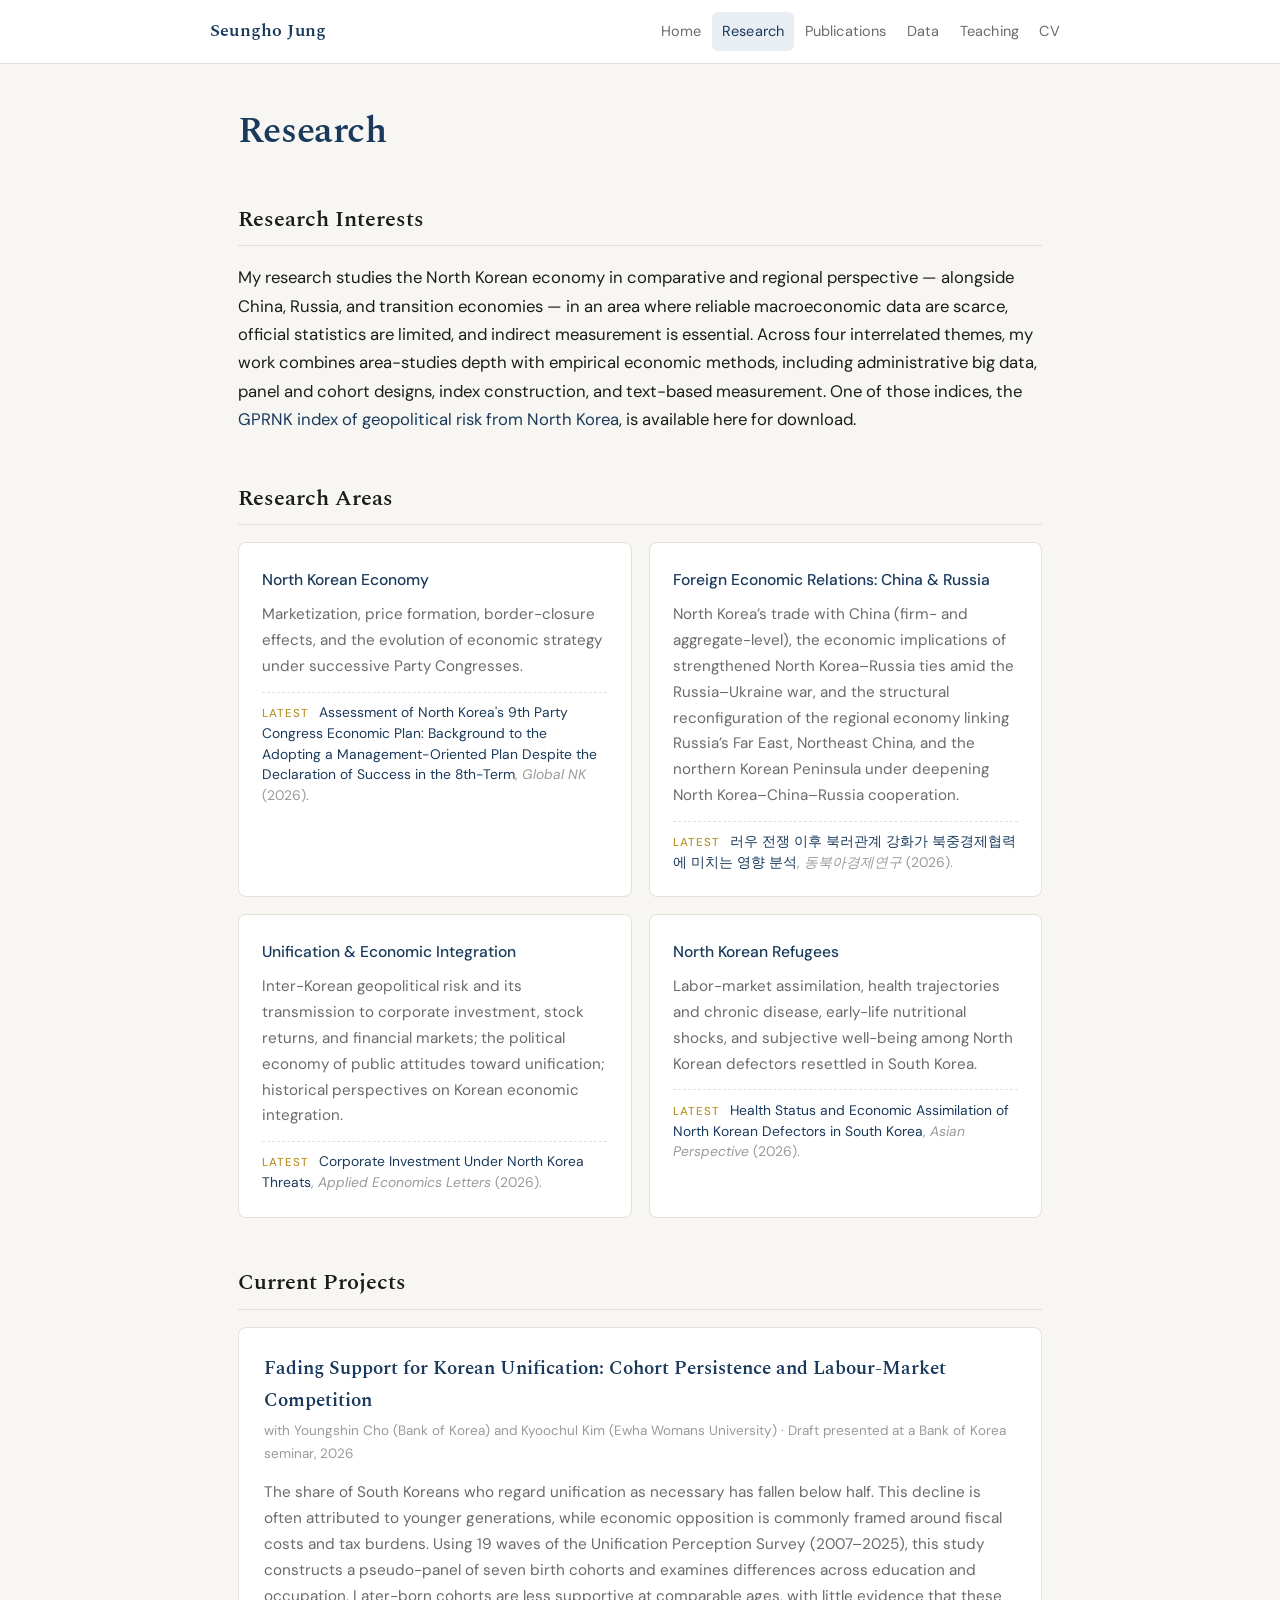
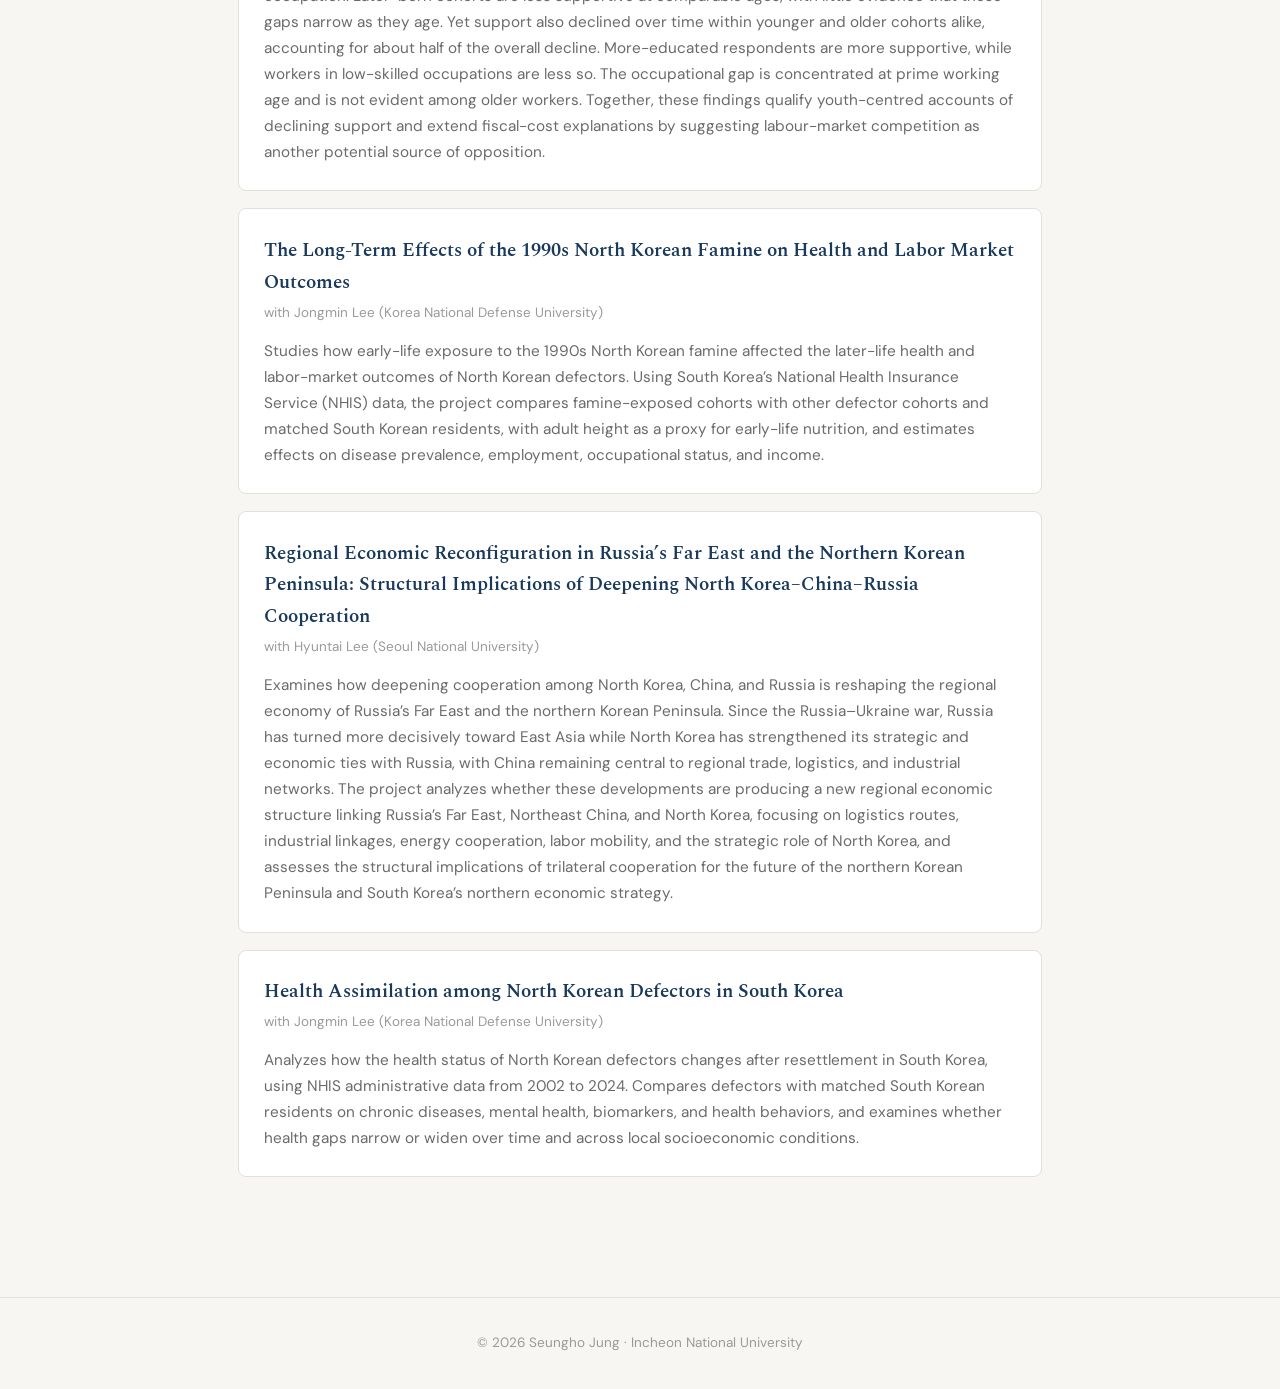
<file: research.html>
<!DOCTYPE html>
<html lang="en">
<head>
  <meta charset="UTF-8">
  <meta name="viewport" content="width=device-width, initial-scale=1.0">
  <title>Research — Seungho Jung (정승호) | Incheon National University</title>
  <meta name="description" content="Research of Seungho Jung (정승호, 인천대학교) on the North Korean economy, NK–China and NK–Russia foreign economic relations, unification and economic integration, and economic adaptation of North Korean refugees.">
  <meta name="keywords" content="Seungho Jung research, 정승호 연구, North Korean economy, 북한경제, NK-China trade, NK-Russia, marketization, 북한 시장화, geopolitical risk, defectors, 북한이탈주민">
  <meta name="author" content="Seungho Jung">
  <link rel="canonical" href="https://shjpeace-cloud.github.io/academic/research.html">

  <meta property="og:type" content="article">
  <meta property="og:title" content="Research — Seungho Jung (정승호)">
  <meta property="og:description" content="Research on the North Korean economy, foreign economic relations with China and Russia, unification, and refugee adaptation.">
  <meta property="og:url" content="https://shjpeace-cloud.github.io/academic/research.html">
  <meta property="og:site_name" content="Seungho Jung — Academic Website">

  <link rel="stylesheet" href="style.css?v=20260916a">
</head>
<body>

<nav>
  <div class="nav-inner">
    <a class="nav-brand" href="index.html">Seungho Jung</a>
    <ul class="nav-links">
      <li><a href="index.html">Home</a></li>
      <li><a href="research.html" class="active">Research</a></li>
      <li><a href="publications.html">Publications</a></li>
      <li><a href="data.html">Data</a></li>
      <li><a href="teaching.html">Teaching</a></li>
      <li><a href="cv.html">CV</a></li>
    </ul>
  </div>
</nav>

<main>
  <h1>Research</h1>

  <h2>Research Interests</h2>
  <p>My research studies the North Korean economy in comparative and regional perspective &mdash; alongside China, Russia, and transition economies &mdash; in an area where reliable macroeconomic data are scarce, official statistics are limited, and indirect measurement is essential. Across four interrelated themes, my work combines area-studies depth with empirical economic methods, including administrative big data, panel and cohort designs, index construction, and text-based measurement. One of those indices, the <a href="gprnk.html">GPRNK index of geopolitical risk from North Korea</a>, is available here for download.</p>

  <h2>Research Areas</h2>
  <div class="research-grid" id="research-grid">
    <!-- Static fallback — JS auto-fills each card with the latest publication / project per category. -->
    <div class="research-card">
      <div class="research-card-title">North Korean Economy</div>
      <p>Marketization, price formation, the impact of border closures on domestic markets, and the evolution of economic strategy under successive Party Congresses.</p>
    </div>
    <div class="research-card">
      <div class="research-card-title">Foreign Economic Relations: China &amp; Russia</div>
      <p>North Korea&rsquo;s external economic ties, including trade with China, the economic implications of strengthened North Korea&ndash;Russia relations amid the Russia&ndash;Ukraine war, and the structural reconfiguration of the regional economy linking Russia&rsquo;s Far East, Northeast China, and the northern Korean Peninsula under deepening North Korea&ndash;China&ndash;Russia cooperation.</p>
    </div>
    <div class="research-card">
      <div class="research-card-title">Unification &amp; Economic Integration</div>
      <p>Inter-Korean geopolitical risk and its transmission to corporate investment, stock returns, and financial markets; the political economy of public attitudes toward unification; and historical perspectives on Korean economic integration.</p>
    </div>
    <div class="research-card">
      <div class="research-card-title">North Korean Refugees</div>
      <p>Labor-market assimilation, health trajectories and chronic disease, early-life nutritional shocks, and subjective well-being among North Korean defectors resettled in South Korea.</p>
    </div>
  </div>

  <h2>Current Projects</h2>
  <div id="current-projects">
    <!-- Auto-rendered from data/current-projects.json (static fallback below). -->
    <div class="course-item">
      <div class="course-title">Fading Support for Korean Unification: Cohort Persistence and Labour-Market Competition</div>
      <div class="course-meta">with Youngshin Cho (Bank of Korea) and Kyoochul Kim (Ewha Womans University) &middot; Draft presented at a Bank of Korea seminar, 2026</div>
      <div class="course-desc">The share of South Koreans who regard unification as necessary has fallen below half. This decline is often attributed to younger generations, while economic opposition is commonly framed around fiscal costs and tax burdens. Using 19 waves of the Unification Perception Survey (2007&ndash;2025), this study constructs a pseudo-panel of seven birth cohorts and examines differences across education and occupation. Later-born cohorts are less supportive at comparable ages, with little evidence that these gaps narrow as they age. Yet support also declined over time within younger and older cohorts alike, accounting for about half of the overall decline. More-educated respondents are more supportive, while workers in low-skilled occupations are less so. The occupational gap is concentrated at prime working age and is not evident among older workers. Together, these findings qualify youth-centred accounts of declining support and extend fiscal-cost explanations by suggesting labour-market competition as another potential source of opposition.</div>
    </div>
    <div class="course-item">
      <div class="course-title">The Long-Term Effects of the 1990s North Korean Famine on Health and Labor Market Outcomes</div>
      <div class="course-meta">with Jongmin Lee (Korea National Defense University)</div>
      <div class="course-desc">Studies how early-life exposure to the 1990s North Korean famine affected the later-life health and labor-market outcomes of North Korean defectors. Using South Korea&rsquo;s National Health Insurance Service (NHIS) data, the project compares famine-exposed cohorts with other defector cohorts and matched South Korean residents, with adult height as a proxy for early-life nutrition, and estimates effects on disease prevalence, employment, occupational status, and income.</div>
    </div>
    <div class="course-item">
      <div class="course-title">Regional Economic Reconfiguration in Russia&rsquo;s Far East and the Northern Korean Peninsula: Structural Implications of Deepening North Korea&ndash;China&ndash;Russia Cooperation</div>
      <div class="course-meta">with Hyuntai Lee (Seoul National University)</div>
      <div class="course-desc">Examines how deepening cooperation among North Korea, China, and Russia is reshaping the regional economy of Russia&rsquo;s Far East and the northern Korean Peninsula. Since the Russia&ndash;Ukraine war, Russia has turned more decisively toward East Asia while North Korea has strengthened its strategic and economic ties with Russia, with China remaining central to regional trade, logistics, and industrial networks. The project analyzes whether these developments are producing a new regional economic structure linking Russia&rsquo;s Far East, Northeast China, and North Korea, focusing on logistics routes, industrial linkages, energy cooperation, labor mobility, and the strategic role of North Korea, and assesses the structural implications of trilateral cooperation for the future of the northern Korean Peninsula and South Korea&rsquo;s northern economic strategy.</div>
    </div>
    <div class="course-item">
      <div class="course-title">Health Assimilation among North Korean Defectors in South Korea</div>
      <div class="course-meta">with Jongmin Lee (Korea National Defense University)</div>
      <div class="course-desc">Analyzes how the health status of North Korean defectors changes after resettlement in South Korea, using NHIS administrative data from 2002 to 2024. Compares defectors with matched South Korean residents on chronic diseases, mental health, biomarkers, and health behaviors, and examines whether health gaps narrow or widen over time and across local socioeconomic conditions.</div>
    </div>
  </div>
</main>

<footer>
  &copy; 2026 Seungho Jung · Incheon National University
</footer>

<script src="js/research-interests.js"></script>

<!-- GoatCounter: cookieless visit counts, dashboard at shjpeace.goatcounter.com -->
<script data-goatcounter="https://shjpeace.goatcounter.com/count" async src="//gc.zgo.at/count.js"></script>
</body>
</html>
</file>
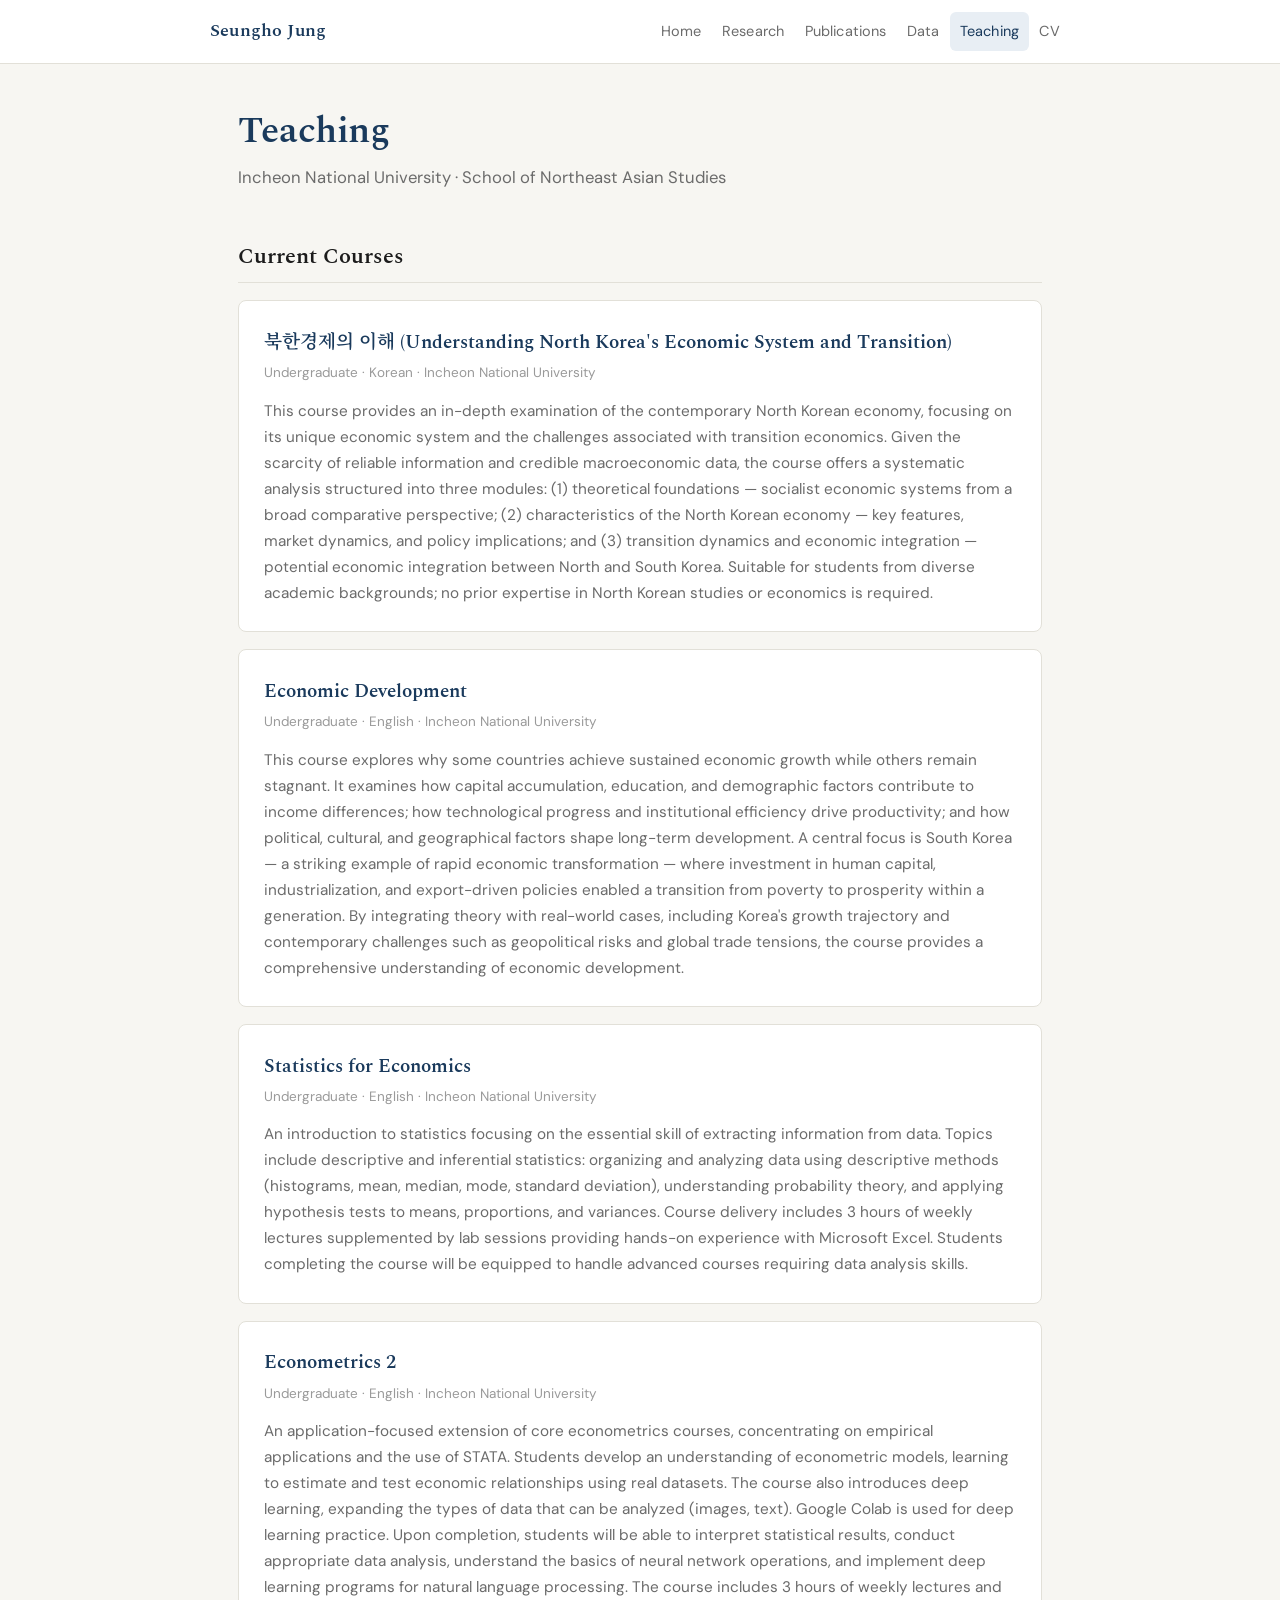
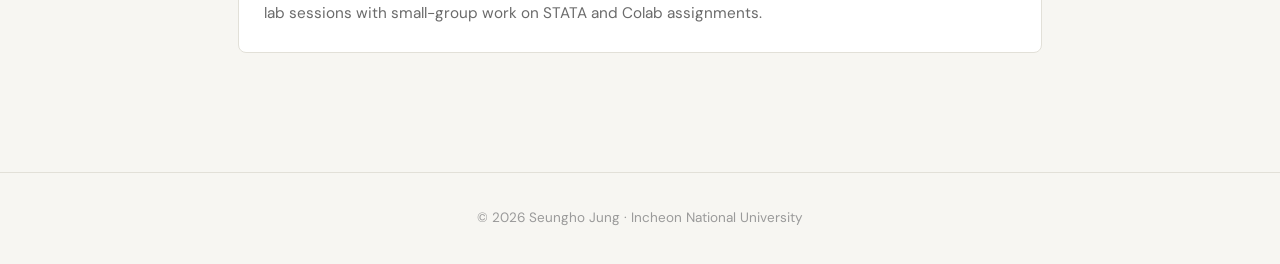
<file: teaching.html>
<!DOCTYPE html>
<html lang="en">
<head>
  <meta charset="UTF-8">
  <meta name="viewport" content="width=device-width, initial-scale=1.0">
  <title>Teaching — Seungho Jung (정승호) | Incheon National University</title>
  <meta name="description" content="Courses taught by Seungho Jung (정승호, 인천대학교 동북아국제통상물류학부): North Korean economic system, development economics, statistics, time series, and principles of economics.">
  <meta name="keywords" content="Seungho Jung teaching, 정승호 강의, 인천대 강의, North Korean economy course, development economics, time series analysis">
  <meta name="author" content="Seungho Jung">
  <link rel="canonical" href="https://shjpeace-cloud.github.io/academic/teaching.html">

  <meta property="og:type" content="article">
  <meta property="og:title" content="Teaching — Seungho Jung (정승호)">
  <meta property="og:description" content="Courses on North Korean economy, development economics, statistics, and time series.">
  <meta property="og:url" content="https://shjpeace-cloud.github.io/academic/teaching.html">
  <meta property="og:site_name" content="Seungho Jung — Academic Website">

  <link rel="stylesheet" href="style.css?v=20260916a">
</head>
<body>

<nav>
  <div class="nav-inner">
    <a class="nav-brand" href="index.html">Seungho Jung</a>
    <ul class="nav-links">
      <li><a href="index.html">Home</a></li>
      <li><a href="research.html">Research</a></li>
      <li><a href="publications.html">Publications</a></li>
      <li><a href="data.html">Data</a></li>
      <li><a href="teaching.html" class="active">Teaching</a></li>
      <li><a href="cv.html">CV</a></li>
    </ul>
  </div>
</nav>

<main>
  <h1>Teaching</h1>
  <p style="color:var(--text-muted); margin-bottom:2rem;">
    Incheon National University · School of Northeast Asian Studies
  </p>

  <h2>Current Courses</h2>

  <div class="course-item">
    <div class="course-title">북한경제의 이해 (Understanding North Korea's Economic System and Transition)</div>
    <div class="course-meta">Undergraduate · Korean · Incheon National University</div>
    <div class="course-desc">This course provides an in-depth examination of the contemporary North Korean economy, focusing on its unique economic system and the challenges associated with transition economics. Given the scarcity of reliable information and credible macroeconomic data, the course offers a systematic analysis structured into three modules: (1) theoretical foundations — socialist economic systems from a broad comparative perspective; (2) characteristics of the North Korean economy — key features, market dynamics, and policy implications; and (3) transition dynamics and economic integration — potential economic integration between North and South Korea. Suitable for students from diverse academic backgrounds; no prior expertise in North Korean studies or economics is required.</div>
  </div>

  <div class="course-item">
    <div class="course-title">Economic Development</div>
    <div class="course-meta">Undergraduate · English · Incheon National University</div>
    <div class="course-desc">This course explores why some countries achieve sustained economic growth while others remain stagnant. It examines how capital accumulation, education, and demographic factors contribute to income differences; how technological progress and institutional efficiency drive productivity; and how political, cultural, and geographical factors shape long-term development. A central focus is South Korea — a striking example of rapid economic transformation — where investment in human capital, industrialization, and export-driven policies enabled a transition from poverty to prosperity within a generation. By integrating theory with real-world cases, including Korea's growth trajectory and contemporary challenges such as geopolitical risks and global trade tensions, the course provides a comprehensive understanding of economic development.</div>
  </div>

  <div class="course-item">
    <div class="course-title">Statistics for Economics</div>
    <div class="course-meta">Undergraduate · English · Incheon National University</div>
    <div class="course-desc">An introduction to statistics focusing on the essential skill of extracting information from data. Topics include descriptive and inferential statistics: organizing and analyzing data using descriptive methods (histograms, mean, median, mode, standard deviation), understanding probability theory, and applying hypothesis tests to means, proportions, and variances. Course delivery includes 3 hours of weekly lectures supplemented by lab sessions providing hands-on experience with Microsoft Excel. Students completing the course will be equipped to handle advanced courses requiring data analysis skills.</div>
  </div>

  <div class="course-item">
    <div class="course-title">Econometrics 2</div>
    <div class="course-meta">Undergraduate · English · Incheon National University</div>
    <div class="course-desc">An application-focused extension of core econometrics courses, concentrating on empirical applications and the use of STATA. Students develop an understanding of econometric models, learning to estimate and test economic relationships using real datasets. The course also introduces deep learning, expanding the types of data that can be analyzed (images, text). Google Colab is used for deep learning practice. Upon completion, students will be able to interpret statistical results, conduct appropriate data analysis, understand the basics of neural network operations, and implement deep learning programs for natural language processing. The course includes 3 hours of weekly lectures and lab sessions with small-group work on STATA and Colab assignments.</div>
  </div>

</main>

<footer>
  &copy; 2026 Seungho Jung · Incheon National University
</footer>

<!-- GoatCounter: cookieless visit counts, dashboard at shjpeace.goatcounter.com -->
<script data-goatcounter="https://shjpeace.goatcounter.com/count" async src="//gc.zgo.at/count.js"></script>
</body>
</html>
</file>
<file: style.css>
@import url('https://fonts.googleapis.com/css2?family=Spectral:ital,wght@0,300;0,400;0,600;1,400&family=DM+Sans:wght@300;400;500&family=Noto+Serif+KR:wght@400;600&display=swap');

:root {
  --bg: #f7f6f2;
  --surface: #ffffff;
  --text: #1c1c1c;
  --text-muted: #6b6b6b;
  --text-light: #9a9a9a;
  --accent: #1a3a5c;
  --accent-light: #e8eef4;
  --gold: #b8952a;
  --border: #e2e0d8;
  --nav-height: 64px;
  --max-width: 860px;
  --font-serif: 'Spectral', 'Noto Serif KR', Georgia, serif;
  --font-sans: 'DM Sans', system-ui, sans-serif;
}

* { box-sizing: border-box; margin: 0; padding: 0; }

html {
  font-size: clamp(14.5px, 14px + 0.25vw, 17px);
  scroll-behavior: smooth;
  -webkit-text-size-adjust: 100%;
}

body {
  font-family: var(--font-sans);
  background: var(--bg);
  color: var(--text);
  line-height: 1.7;
  min-height: 100vh;
  -webkit-font-smoothing: antialiased;
}

/* ── Navigation ── */
nav {
  background: var(--surface);
  border-bottom: 1px solid var(--border);
  height: var(--nav-height);
  display: flex;
  align-items: center;
  padding: 0 clamp(1rem, 0.5rem + 1.5vw, 2rem);
  position: sticky;
  top: 0;
  z-index: 100;
}

.nav-inner {
  max-width: var(--max-width);
  width: 100%;
  margin: 0 auto;
  display: flex;
  align-items: center;
  justify-content: space-between;
  gap: 0.75rem;
}

.nav-brand {
  font-family: var(--font-serif);
  font-size: clamp(0.95rem, 0.9rem + 0.2vw, 1.05rem);
  font-weight: 600;
  color: var(--accent);
  text-decoration: none;
  letter-spacing: 0.01em;
  white-space: nowrap;
}

.nav-links {
  display: flex;
  gap: 0;
  list-style: none;
  flex-wrap: wrap;
  justify-content: flex-end;
}

.nav-links a {
  display: block;
  padding: 0.4rem clamp(0.5rem, 0.3rem + 0.4vw, 0.85rem);
  font-size: clamp(0.78rem, 0.74rem + 0.15vw, 0.9rem);
  font-weight: 400;
  color: var(--text-muted);
  text-decoration: none;
  border-radius: 6px;
  transition: color 0.15s, background 0.15s;
  letter-spacing: 0.01em;
  white-space: nowrap;
}

.nav-links a:hover,
.nav-links a.active {
  color: var(--accent);
  background: var(--accent-light);
}

/* ── Page layout ── */
main {
  max-width: var(--max-width);
  margin: 0 auto;
  padding:
    clamp(2rem, 1.5rem + 1.5vw, 3rem)
    clamp(1.1rem, 0.5rem + 1.5vw, 2rem)
    clamp(3rem, 4vw, 5rem);
}

/* ── Typography ── */
h1 {
  font-family: var(--font-serif);
  font-size: clamp(1.5rem, 1.2rem + 1.5vw, 2.15rem);
  font-weight: 600;
  line-height: 1.25;
  color: var(--accent);
  margin-bottom: 0.5rem;
  letter-spacing: -0.01em;
}

h2 {
  font-family: var(--font-serif);
  font-size: clamp(1.05rem, 0.95rem + 0.55vw, 1.3rem);
  font-weight: 600;
  color: var(--text);
  margin-bottom: 1rem;
  margin-top: clamp(2rem, 4vw, 2.75rem);
  padding-bottom: 0.4rem;
  border-bottom: 1px solid var(--border);
}

h3 {
  font-size: clamp(0.82rem, 0.78rem + 0.1vw, 0.92rem);
  font-weight: 500;
  color: var(--text-muted);
  text-transform: uppercase;
  letter-spacing: 0.08em;
  margin-bottom: 1rem;
}

p {
  margin-bottom: 1rem;
  font-size: clamp(0.9rem, 0.85rem + 0.2vw, 0.98rem);
}

a { color: var(--accent); text-decoration: none; }
a:hover { text-decoration: underline; }

/* ── Home hero ── */
.hero {
  display: grid;
  grid-template-columns: auto 1fr;
  gap: clamp(1.25rem, 0.5rem + 2vw, 2rem);
  align-items: start;
  padding: clamp(1.75rem, 4vw, 2.5rem) 0 clamp(2rem, 4vw, 3rem);
  border-bottom: 1px solid var(--border);
  margin-bottom: clamp(1.75rem, 4vw, 2.5rem);
}

.hero-photo {
  width: clamp(86px, 14vw, 120px);
  height: clamp(86px, 14vw, 120px);
  border-radius: 4px;
  object-fit: cover;
  border: 1px solid var(--border);
}

.hero-name {
  font-family: var(--font-serif);
  font-size: clamp(1.4rem, 1.1rem + 1.4vw, 1.85rem);
  font-weight: 600;
  color: var(--accent);
  line-height: 1.2;
  margin-bottom: 0.25rem;
}

.hero-name-kr {
  font-family: 'Noto Serif KR', serif;
  font-size: clamp(0.9rem, 0.85rem + 0.2vw, 1.05rem);
  color: var(--text-muted);
  margin-bottom: 0.75rem;
  font-weight: 400;
}

.hero-position {
  font-size: clamp(0.84rem, 0.8rem + 0.2vw, 0.95rem);
  color: var(--text-muted);
  margin-bottom: 0.2rem;
}

.hero-links {
  display: flex;
  gap: 0.5rem;
  flex-wrap: wrap;
  margin-top: 1rem;
}

.hero-links a {
  font-size: clamp(0.74rem, 0.72rem + 0.1vw, 0.82rem);
  padding: 0.3rem 0.75rem;
  border: 1px solid var(--border);
  border-radius: 20px;
  color: var(--text-muted);
  display: flex;
  align-items: center;
  gap: 0.35rem;
  transition: border-color 0.15s, color 0.15s;
}

.hero-links a:hover {
  border-color: var(--accent);
  color: var(--accent);
  text-decoration: none;
}

/* ── News / updates ── */
.news-item {
  display: grid;
  grid-template-columns: 80px 1fr;
  gap: 1rem;
  padding: 0.85rem 0;
  border-bottom: 1px solid var(--border);
  font-size: clamp(0.85rem, 0.82rem + 0.15vw, 0.95rem);
}

.news-date {
  color: var(--text-light);
  font-size: clamp(0.74rem, 0.72rem + 0.1vw, 0.82rem);
  padding-top: 0.1rem;
}

/* ── Publications ── */
.pub-filters {
  display: flex;
  gap: 0.5rem;
  flex-wrap: wrap;
  margin-bottom: 2rem;
}

.filter-btn {
  font-family: var(--font-sans);
  font-size: clamp(0.74rem, 0.72rem + 0.1vw, 0.82rem);
  padding: 0.35rem 0.9rem;
  border: 1px solid var(--border);
  border-radius: 20px;
  background: transparent;
  color: var(--text-muted);
  cursor: pointer;
  transition: all 0.15s;
}

.filter-btn:hover, .filter-btn.active {
  background: var(--accent);
  border-color: var(--accent);
  color: white;
}

.pub-section { margin-bottom: 2.5rem; }

.pub-section-title {
  font-size: 0.75rem;
  font-weight: 500;
  text-transform: uppercase;
  letter-spacing: 0.1em;
  color: var(--gold);
  margin-bottom: 1rem;
  padding-bottom: 0.5rem;
  border-bottom: 1px solid var(--border);
}

.pub-item {
  padding: 0.75rem 0;
  border-bottom: 1px solid var(--border);
  font-size: clamp(0.85rem, 0.82rem + 0.15vw, 0.95rem);
  line-height: 1.65;
}

.pub-item:last-child { border-bottom: none; }

.pub-item em { font-style: italic; }

.pub-links {
  margin-top: 0.3rem;
  display: flex;
  gap: 0.5rem;
  flex-wrap: wrap;
}

.pub-link {
  font-size: 0.75rem;
  padding: 0.15rem 0.6rem;
  border: 1px solid var(--border);
  border-radius: 4px;
  color: var(--text-muted);
  transition: all 0.15s;
}

.pub-link:hover {
  border-color: var(--accent);
  color: var(--accent);
  text-decoration: none;
}

.pub-link.pdf { border-color: #c9a84c; color: #8a6f22; }

/* ── Research interests ── */
.research-grid {
  display: grid;
  grid-template-columns: 1fr 1fr;
  gap: clamp(0.75rem, 1.5vw, 1rem);
  margin-bottom: 2rem;
}

.research-card {
  background: var(--surface);
  border: 1px solid var(--border);
  border-radius: 8px;
  padding: clamp(1rem, 0.75rem + 1vw, 1.4rem);
  transition: border-color 0.15s, box-shadow 0.15s;
}

.research-card:hover {
  border-color: var(--accent);
  box-shadow: 0 1px 4px rgba(26, 58, 92, 0.08);
}

.research-card-title {
  font-size: clamp(0.82rem, 0.78rem + 0.2vw, 0.92rem);
  font-weight: 500;
  color: var(--accent);
  margin-bottom: 0.5rem;
}

.research-card p {
  font-size: clamp(0.82rem, 0.78rem + 0.15vw, 0.9rem);
  color: var(--text-muted);
  margin-bottom: 0;
}

.research-card-latest {
  margin-top: 0.7rem;
  padding-top: 0.55rem;
  border-top: 1px dashed var(--border);
  font-size: clamp(0.76rem, 0.74rem + 0.1vw, 0.83rem);
  color: var(--text-light);
  line-height: 1.5;
}

.research-card-latest-label {
  display: inline-block;
  color: var(--gold);
  font-weight: 500;
  text-transform: uppercase;
  letter-spacing: 0.08em;
  font-size: 0.68rem;
  margin-right: 0.35rem;
}

.research-card-latest a { color: var(--accent); }

/* ── Teaching ── */
.course-item {
  background: var(--surface);
  border: 1px solid var(--border);
  border-radius: 8px;
  padding: clamp(1.1rem, 0.75rem + 1.2vw, 1.5rem);
  margin-bottom: 1rem;
}

.course-title {
  font-family: var(--font-serif);
  font-size: clamp(0.96rem, 0.9rem + 0.3vw, 1.1rem);
  font-weight: 600;
  color: var(--accent);
  margin-bottom: 0.2rem;
}

.course-meta {
  font-size: clamp(0.74rem, 0.72rem + 0.1vw, 0.82rem);
  color: var(--text-light);
  margin-bottom: 0.75rem;
}

.course-desc {
  font-size: clamp(0.82rem, 0.78rem + 0.2vw, 0.9rem);
  color: var(--text-muted);
  margin-bottom: 0;
}

/* ── CV ── */
.cv-section { margin-bottom: 2rem; }

.cv-item {
  display: grid;
  grid-template-columns: 100px 1fr;
  gap: 1rem;
  padding: 0.6rem 0;
  border-bottom: 1px solid var(--border);
  font-size: clamp(0.85rem, 0.82rem + 0.15vw, 0.95rem);
}

.cv-year {
  color: var(--text-light);
  font-size: clamp(0.78rem, 0.76rem + 0.1vw, 0.88rem);
}

.cv-download {
  display: inline-flex;
  align-items: center;
  gap: 0.5rem;
  background: var(--accent);
  color: white;
  padding: 0.6rem 1.25rem;
  border-radius: 6px;
  font-size: clamp(0.82rem, 0.78rem + 0.2vw, 0.9rem);
  margin-bottom: 2rem;
  transition: opacity 0.15s;
}

.cv-download:hover { opacity: 0.85; text-decoration: none; }

/* ── Footer ── */
footer {
  text-align: center;
  padding: 2rem clamp(1rem, 4vw, 2rem);
  font-size: clamp(0.74rem, 0.72rem + 0.1vw, 0.82rem);
  color: var(--text-light);
  border-top: 1px solid var(--border);
  margin-top: 3rem;
}

/* ── Responsive breakpoints ──
   Tablet (≤768px): tighter nav
   Mobile  (≤640px): hide redundant nav-brand; 5 links fill the bar evenly
   Small   (≤380px): tighter link padding/font + stacked news/cv items   */

@media (max-width: 768px) {
  :root { --nav-height: 58px; }
  h2 { margin-top: 2rem; }
}

@media (max-width: 640px) {
  /* Nav-brand ("Seungho Jung") is hidden — the page already shows the name,
     so removing it from the menu frees space for all 5 links to fit on phones. */
  :root { --nav-height: 56px; }
  nav {
    height: auto;
    min-height: var(--nav-height);
    padding: 0 0.6rem;
  }
  .nav-inner {
    gap: 0;
    height: 100%;
  }
  .nav-brand { display: none; }
  .nav-links {
    flex: 1;
    justify-content: space-around;
    flex-wrap: wrap;
    gap: 0;
  }
  .nav-links a {
    padding: 0.45rem 0.5rem;
    font-size: 0.8rem;
  }

  .hero { grid-template-columns: 1fr; gap: 1rem; }
  .research-grid { grid-template-columns: 1fr; }
  .cv-item { grid-template-columns: 80px 1fr; gap: 0.75rem; }
  .news-item { grid-template-columns: 64px 1fr; gap: 0.65rem; }
  .pub-filters { gap: 0.4rem; }
  .filter-btn { padding: 0.3rem 0.7rem; }
}

@media (max-width: 380px) {
  nav { padding: 0 0.4rem; }
  .nav-links a { padding: 0.4rem 0.35rem; font-size: 0.78rem; }
  .hero-links { gap: 0.4rem; }
  .news-item {
    grid-template-columns: 1fr;
    gap: 0.15rem;
    padding: 0.7rem 0;
  }
  .news-date { font-size: 0.72rem; }
  .cv-item { grid-template-columns: 70px 1fr; gap: 0.55rem; }
}

/* ── Figures (Home featured chart, data page) ── */
.figure-card {
  background: var(--surface);
  border: 1px solid var(--border);
  border-radius: 8px;
  padding: clamp(0.75rem, 0.5rem + 0.8vw, 1.1rem);
}

.figure-card img {
  display: block;
  width: 100%;
  height: auto;
  border-radius: 4px;
}

.figure-caption {
  font-size: clamp(0.76rem, 0.74rem + 0.1vw, 0.83rem);
  color: var(--text-light);
  line-height: 1.55;
  margin: 0.7rem 0 0;
}

/* ── Interactive chart (gprnk.html) ── */
.chart-toolbar {
  display: flex;
  gap: 0.4rem;
  flex-wrap: wrap;
  align-items: center;
  margin-bottom: 0.9rem;
}

.chart-wrap { position: relative; }
.chart-wrap svg { display: block; width: 100%; height: auto; }
.chart-wrap svg:focus-visible { outline: 2px solid var(--accent); outline-offset: 2px; }

.chart-legend {
  display: flex;
  gap: 0.9rem;
  flex-wrap: wrap;
  font-size: clamp(0.74rem, 0.72rem + 0.1vw, 0.82rem);
  color: var(--text-muted);
  margin-bottom: 0.6rem;
}

.chart-legend span {
  display: inline-flex;
  align-items: center;
  gap: 0.35rem;
}

.chart-legend i {
  width: 14px;
  height: 2px;
  border-radius: 1px;
  background: currentColor;
  display: inline-block;
}

.viz-tooltip {
  position: absolute;
  pointer-events: none;
  background: var(--surface);
  border: 1px solid var(--border);
  border-radius: 6px;
  box-shadow: 0 2px 8px rgba(28, 28, 28, 0.1);
  padding: 0.45rem 0.6rem;
  font-size: 0.78rem;
  color: var(--text);
  line-height: 1.5;
  white-space: nowrap;
  transition: opacity 0.1s;
}

.viz-tooltip b { font-weight: 500; }
.viz-tooltip .v { font-variant-numeric: tabular-nums; }

/* ── Stat row ── */
.stat-row {
  display: grid;
  grid-template-columns: repeat(3, 1fr);
  gap: clamp(0.6rem, 1.5vw, 1rem);
  margin: 1.25rem 0 0;
}

.stat {
  background: var(--surface);
  border: 1px solid var(--border);
  border-radius: 8px;
  padding: 0.85rem 1rem;
}

.stat-label {
  font-size: 0.7rem;
  text-transform: uppercase;
  letter-spacing: 0.08em;
  color: var(--text-light);
  margin-bottom: 0.2rem;
}

.stat-value {
  font-family: var(--font-serif);
  font-size: clamp(1.15rem, 1rem + 0.8vw, 1.5rem);
  color: var(--accent);
  line-height: 1.2;
}

.stat-note { font-size: 0.74rem; color: var(--text-light); }

/* ── Download buttons ── */
.dl-row {
  display: flex;
  gap: 0.6rem;
  flex-wrap: wrap;
  margin-bottom: 0.75rem;
}

.dl-btn {
  display: inline-flex;
  align-items: center;
  gap: 0.5rem;
  background: var(--accent);
  color: white;
  padding: 0.55rem 1.1rem;
  border-radius: 6px;
  font-size: clamp(0.8rem, 0.76rem + 0.2vw, 0.88rem);
  transition: opacity 0.15s;
}

.dl-btn:hover { opacity: 0.85; text-decoration: none; }

.dl-btn.secondary {
  background: transparent;
  color: var(--text-muted);
  border: 1px solid var(--border);
}

.dl-btn.secondary:hover { border-color: var(--accent); color: var(--accent); opacity: 1; }

/* ── Data tables (definitions, table view, changelog) ── */
.data-table {
  width: 100%;
  border-collapse: collapse;
  font-size: clamp(0.78rem, 0.76rem + 0.12vw, 0.87rem);
}

.data-table th,
.data-table td {
  text-align: left;
  padding: 0.45rem 0.7rem 0.45rem 0;
  border-bottom: 1px solid var(--border);
  vertical-align: top;
}

.data-table th {
  font-weight: 500;
  color: var(--text-muted);
  white-space: nowrap;
}

.data-table td.num { text-align: right; font-variant-numeric: tabular-nums; padding-right: 0; }
.data-table td.mon { white-space: nowrap; }
.data-table code { font-size: 0.92em; color: var(--accent); }

.table-scroll { overflow-x: auto; }
.table-scroll.tall { max-height: 22rem; overflow-y: auto; }

details.table-view { margin-top: 1rem; }

details.table-view > summary {
  cursor: pointer;
  font-size: clamp(0.78rem, 0.76rem + 0.1vw, 0.85rem);
  color: var(--text-muted);
  padding: 0.35rem 0;
}

details.table-view > summary:hover { color: var(--accent); }

/* ── Citation / code block ── */
.cite-block {
  background: var(--surface);
  border: 1px solid var(--border);
  border-left: 3px solid var(--gold);
  border-radius: 6px;
  padding: 0.85rem 1rem;
  font-size: clamp(0.78rem, 0.76rem + 0.12vw, 0.87rem);
  line-height: 1.65;
  margin-bottom: 1rem;
}

pre.bibtex {
  background: var(--surface);
  border: 1px solid var(--border);
  border-radius: 6px;
  padding: 0.85rem 1rem;
  overflow-x: auto;
  font-size: 0.78rem;
  line-height: 1.5;
  color: var(--text-muted);
}

@media (max-width: 640px) {
  .stat-row { grid-template-columns: 1fr; }
}

/* Corresponding-author note on publication entries — deliberately quiet */
.pub-corr {
  font-size: 0.8em;
  color: var(--text-muted);
  white-space: nowrap;
}

/* Media & Talks (bottom of publications.html, generated from data/media.json) */
.media-section { margin-top: 3rem; }
.media-intro { color: var(--text-muted); font-size: 0.9rem; margin: -0.5rem 0 1rem; }
.media-kind {
  display: inline-block;
  font-size: 0.72em;
  color: var(--text-muted);
  border: 1px solid currentColor;
  border-radius: 3px;
  padding: 0 0.35em;
  margin-right: 0.35em;
  white-space: nowrap;
  vertical-align: 0.1em;
}
.media-note { color: var(--text-muted); font-size: 0.9em; }
</file>
